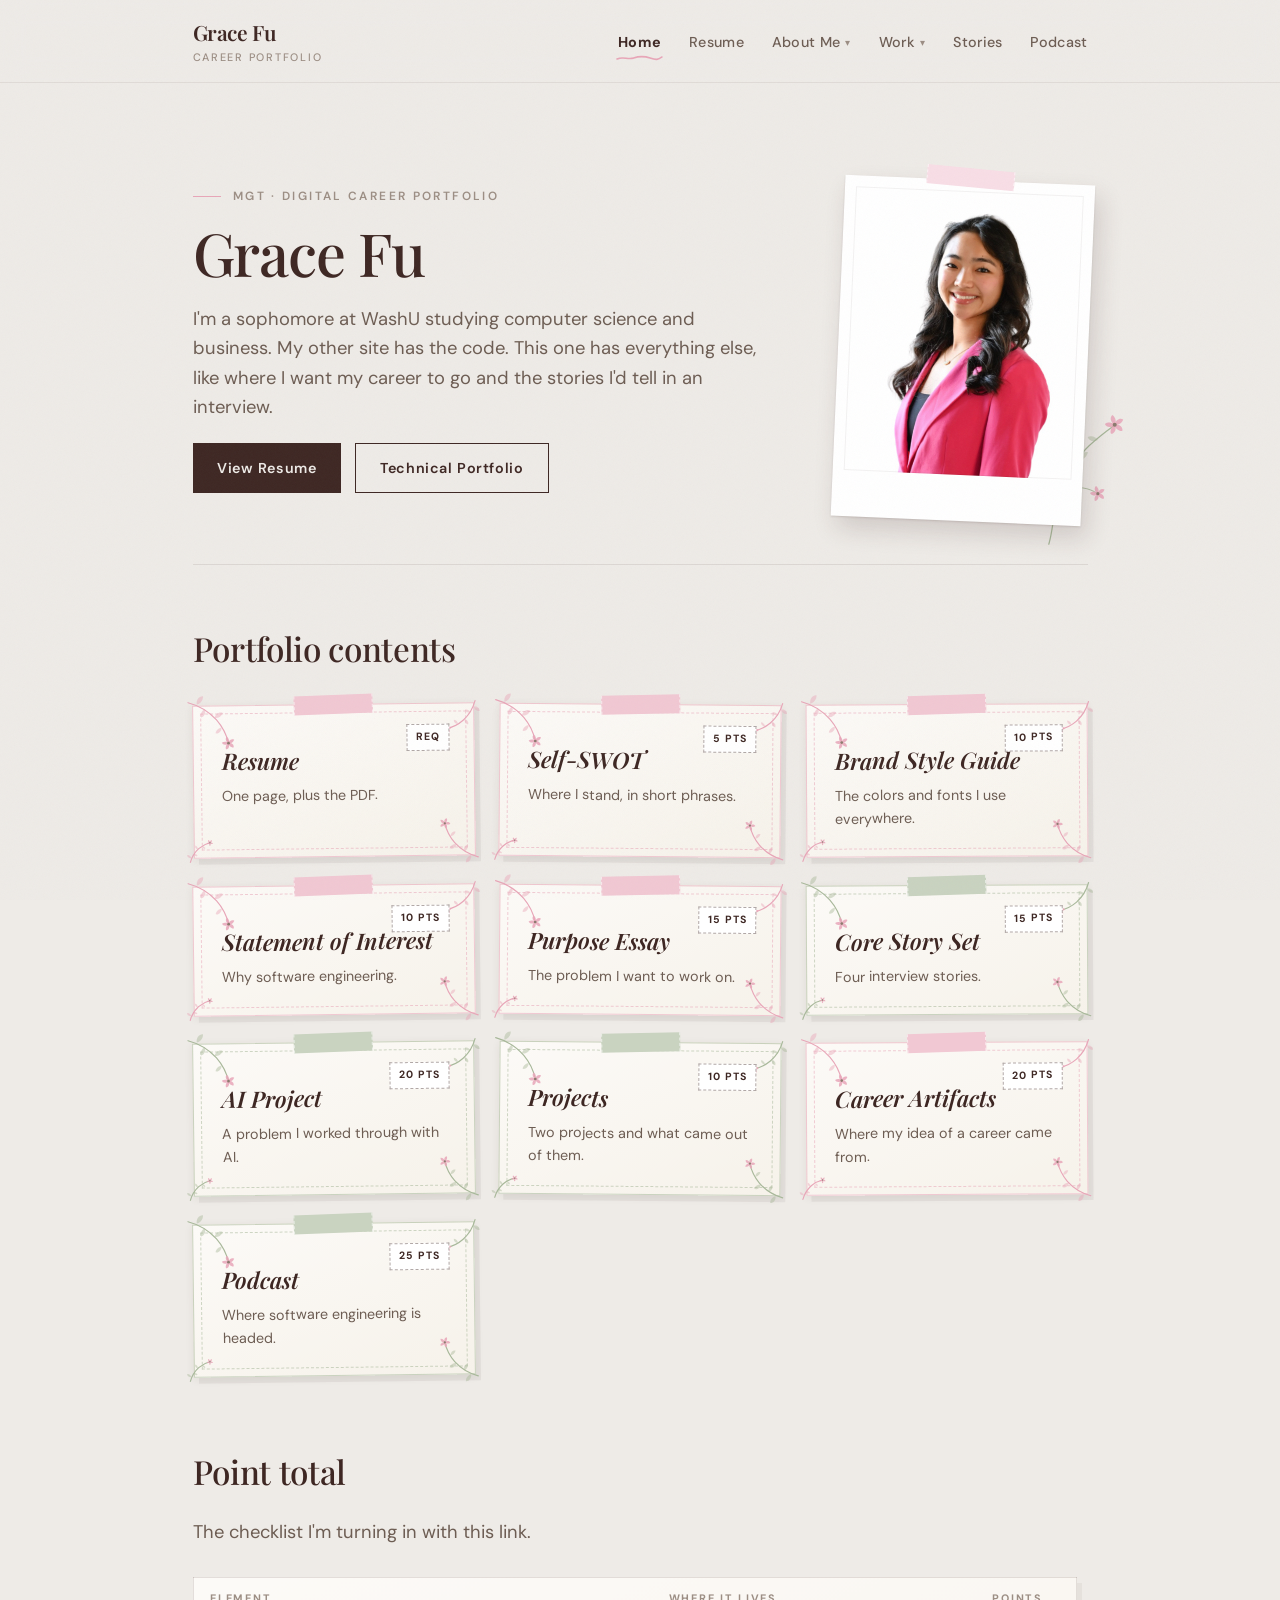
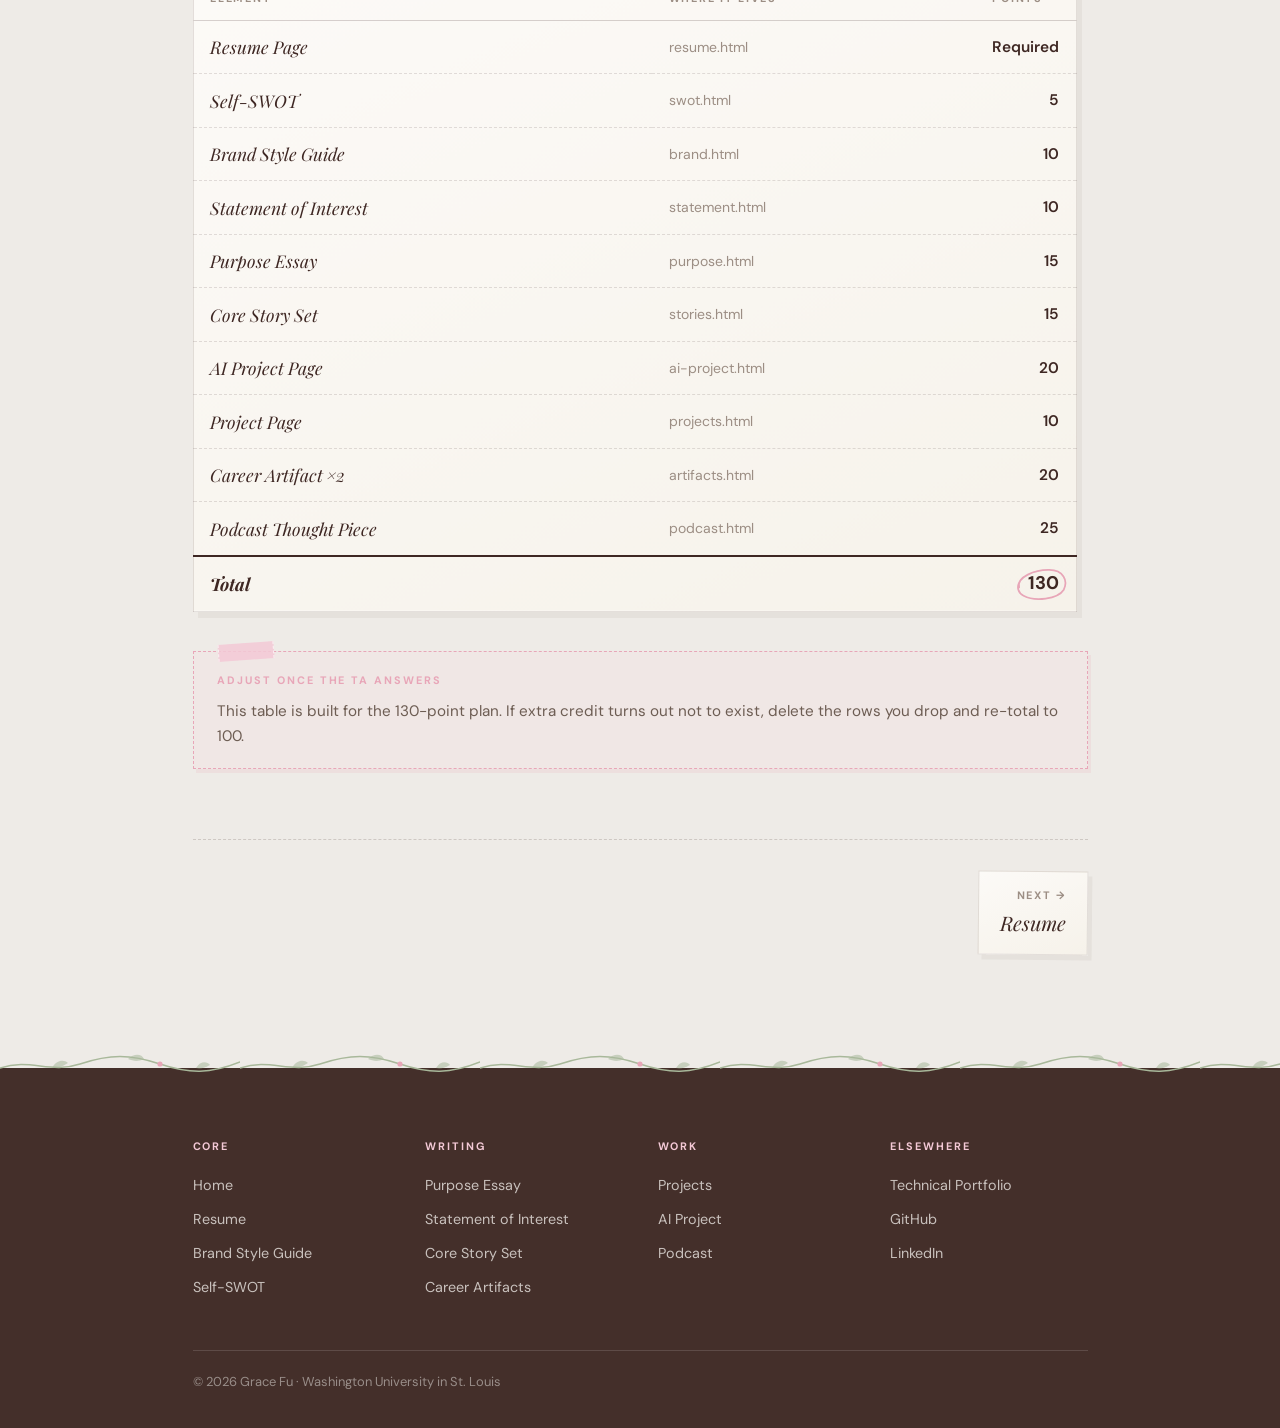
<file: index.html>
<!DOCTYPE html>
<html lang="en">
<head>
    <meta charset="UTF-8">
    <meta name="viewport" content="width=device-width, initial-scale=1.0">
    <meta name="description" content="Home — Career portfolio of Grace Fu, CS &amp; Business student at Washington University in St. Louis.">
    <title>Home — Grace Fu</title>

    <link rel="icon" href="favicon.svg" type="image/svg+xml">
    <link rel="alternate icon" href="favicon-32.png" sizes="32x32" type="image/png">
    <link rel="apple-touch-icon" href="apple-touch-icon.png">

    <link rel="preconnect" href="https://fonts.googleapis.com">
    <link rel="preconnect" href="https://fonts.gstatic.com" crossorigin>
    <link href="https://fonts.googleapis.com/css2?family=DM+Sans:ital,opsz,wght@0,9..40,100..1000;1,9..40,100..1000&family=Playfair+Display:ital,wght@0,400..900;1,400..900&display=swap" rel="stylesheet">

    <link rel="stylesheet" href="styles.css">
    <script src="script.js" defer></script>
</head>
<body>
    <nav class="navbar" id="navbar">
        <div class="nav-container">
            <a href="index.html" class="nav-logo">Grace Fu<span>Career Portfolio</span></a>
            <ul class="nav-links" id="navLinks">
                <li><a href="index.html" aria-current="page">Home</a></li>
                <li><a href="resume.html">Resume</a></li>
                <li class="nav-drop">
                    <button class="nav-drop-btn" aria-expanded="false">About Me</button>
                    <ul class="nav-drop-menu">
                        <li><a href="swot.html">Self-SWOT</a></li>
                        <li><a href="brand.html">Brand Style Guide</a></li>
                        <li><a href="purpose.html">Purpose Essay</a></li>
                        <li><a href="statement.html">Statement of Interest</a></li>
                        <li><a href="artifacts.html">Career Artifacts</a></li>
                    </ul>
                </li>
                <li class="nav-drop">
                    <button class="nav-drop-btn" aria-expanded="false">Work</button>
                    <ul class="nav-drop-menu">
                        <li><a href="projects.html">Projects</a></li>
                        <li><a href="ai-project.html">AI Project</a></li>
                    </ul>
                </li>
                <li><a href="stories.html">Stories</a></li>
                <li><a href="podcast.html">Podcast</a></li>
            </ul>
            <button class="nav-toggle" id="navToggle" aria-label="Toggle navigation" aria-expanded="false">
                <span></span><span></span><span></span>
            </button>
        </div>
    </nav>

    <main>
        <div class="container">
            <div class="page-header page-header-home">
                <div class="home-intro">
                    <p class="eyebrow">MGT · Digital Career Portfolio</p>
                    <h1>Grace Fu</h1>
                    <p class="lede">I'm a sophomore at WashU studying computer science and business. My other site has the code. This one has everything else, like where I want my career to go and the stories I'd tell in an interview.</p>
                    <div class="btn-row">
                        <a class="btn" href="resume.html">View Resume</a>
                        <a class="btn secondary" href="https://grcfu.github.io">Technical Portfolio</a>
                    </div>
                </div>
                <figure class="polaroid">
                    <img src="assets/headshot.jpg" width="640" height="800" alt="Grace Fu">
                </figure>
            </div>

            <section class="reveal">
                <h2>Portfolio contents</h2>
                <div class="hub-grid">
                    <a class="hub-card" href="resume.html"><span class="pts">REQ</span><h3>Resume</h3><p>One page, plus the PDF.</p></a>
                    <a class="hub-card" href="swot.html"><span class="pts">5 PTS</span><h3>Self-SWOT</h3><p>Where I stand, in short phrases.</p></a>
                    <a class="hub-card" href="brand.html"><span class="pts">10 PTS</span><h3>Brand Style Guide</h3><p>The colors and fonts I use everywhere.</p></a>
                    <a class="hub-card" href="statement.html"><span class="pts">10 PTS</span><h3>Statement of Interest</h3><p>Why software engineering.</p></a>
                    <a class="hub-card" href="purpose.html"><span class="pts">15 PTS</span><h3>Purpose Essay</h3><p>The problem I want to work on.</p></a>
                    <a class="hub-card is-sage" href="stories.html"><span class="pts">15 PTS</span><h3>Core Story Set</h3><p>Four interview stories.</p></a>
                    <a class="hub-card is-sage" href="ai-project.html"><span class="pts">20 PTS</span><h3>AI Project</h3><p>A problem I worked through with AI.</p></a>
                    <a class="hub-card is-sage" href="projects.html"><span class="pts">10 PTS</span><h3>Projects</h3><p>Two projects and what came out of them.</p></a>
                    <a class="hub-card" href="artifacts.html"><span class="pts">20 PTS</span><h3>Career Artifacts</h3><p>Where my idea of a career came from.</p></a>
                    <a class="hub-card is-sage" href="podcast.html"><span class="pts">25 PTS</span><h3>Podcast</h3><p>Where software engineering is headed.</p></a>
                </div>
            </section>

            <section class="reveal">
                <h2>Point total</h2>
                <p class="lede lede-tight">The checklist I'm turning in with this link.</p>
                <div class="table-scroll">
                <table class="point-table">
                    <thead><tr><th>Element</th><th>Where it lives</th><th class="num">Points</th></tr></thead>
                    <tbody>
                        <tr><td><a href="resume.html">Resume Page</a></td><td>resume.html</td><td class="num">Required</td></tr>
                        <tr><td><a href="swot.html">Self-SWOT</a></td><td>swot.html</td><td class="num">5</td></tr>
                        <tr><td><a href="brand.html">Brand Style Guide</a></td><td>brand.html</td><td class="num">10</td></tr>
                        <tr><td><a href="statement.html">Statement of Interest</a></td><td>statement.html</td><td class="num">10</td></tr>
                        <tr><td><a href="purpose.html">Purpose Essay</a></td><td>purpose.html</td><td class="num">15</td></tr>
                        <tr><td><a href="stories.html">Core Story Set</a></td><td>stories.html</td><td class="num">15</td></tr>
                        <tr><td><a href="ai-project.html">AI Project Page</a></td><td>ai-project.html</td><td class="num">20</td></tr>
                        <tr><td><a href="projects.html">Project Page</a></td><td>projects.html</td><td class="num">10</td></tr>
                        <tr><td><a href="artifacts.html">Career Artifact &times;2</a></td><td>artifacts.html</td><td class="num">20</td></tr>
                        <tr><td><a href="podcast.html">Podcast Thought Piece</a></td><td>podcast.html</td><td class="num">25</td></tr>
                        <tr class="total"><td>Total</td><td></td><td class="num">130</td></tr>
                    </tbody>
                </table>
                </div>
                <div class="todo">
                    <span class="todo-label">Adjust once the TA answers</span>
                    This table is built for the 130-point plan. If extra credit turns out
                    not to exist, delete the rows you drop and re-total to 100.
                </div>
            </section>
            <nav class="page-steps" aria-label="Previous and next portfolio pages">
                <span class="page-step-spacer" aria-hidden="true"></span>
                <a class="page-step page-step-next" href="resume.html">
                    <span class="page-step-dir">Next</span>
                    <span class="page-step-title">Resume</span>
                </a>
            </nav>
        </div>
    </main>

    <footer class="site-footer">
        <div class="container">
            <div class="footer-grid">
                <div>
                    <h4>Core</h4>
                    <ul>
                        <li><a href="index.html">Home</a></li>
                        <li><a href="resume.html">Resume</a></li>
                        <li><a href="brand.html">Brand Style Guide</a></li>
                        <li><a href="swot.html">Self-SWOT</a></li>
                    </ul>
                </div>
                <div>
                    <h4>Writing</h4>
                    <ul>
                        <li><a href="purpose.html">Purpose Essay</a></li>
                        <li><a href="statement.html">Statement of Interest</a></li>
                        <li><a href="stories.html">Core Story Set</a></li>
                        <li><a href="artifacts.html">Career Artifacts</a></li>
                    </ul>
                </div>
                <div>
                    <h4>Work</h4>
                    <ul>
                        <li><a href="projects.html">Projects</a></li>
                        <li><a href="ai-project.html">AI Project</a></li>
                        <li><a href="podcast.html">Podcast</a></li>
                    </ul>
                </div>
                <div>
                    <h4>Elsewhere</h4>
                    <ul>
                        <li><a href="https://grcfu.github.io">Technical Portfolio</a></li>
                        <li><a href="https://github.com/grcfu">GitHub</a></li>
                        <li><a href="#" data-todo="linkedin">LinkedIn</a></li>
                    </ul>
                </div>
            </div>
            <div class="footer-bottom">
                <span>&copy; 2026 Grace Fu · Washington University in St. Louis</span>
            </div>
        </div>
    </footer>
</body>
</html>
</file>
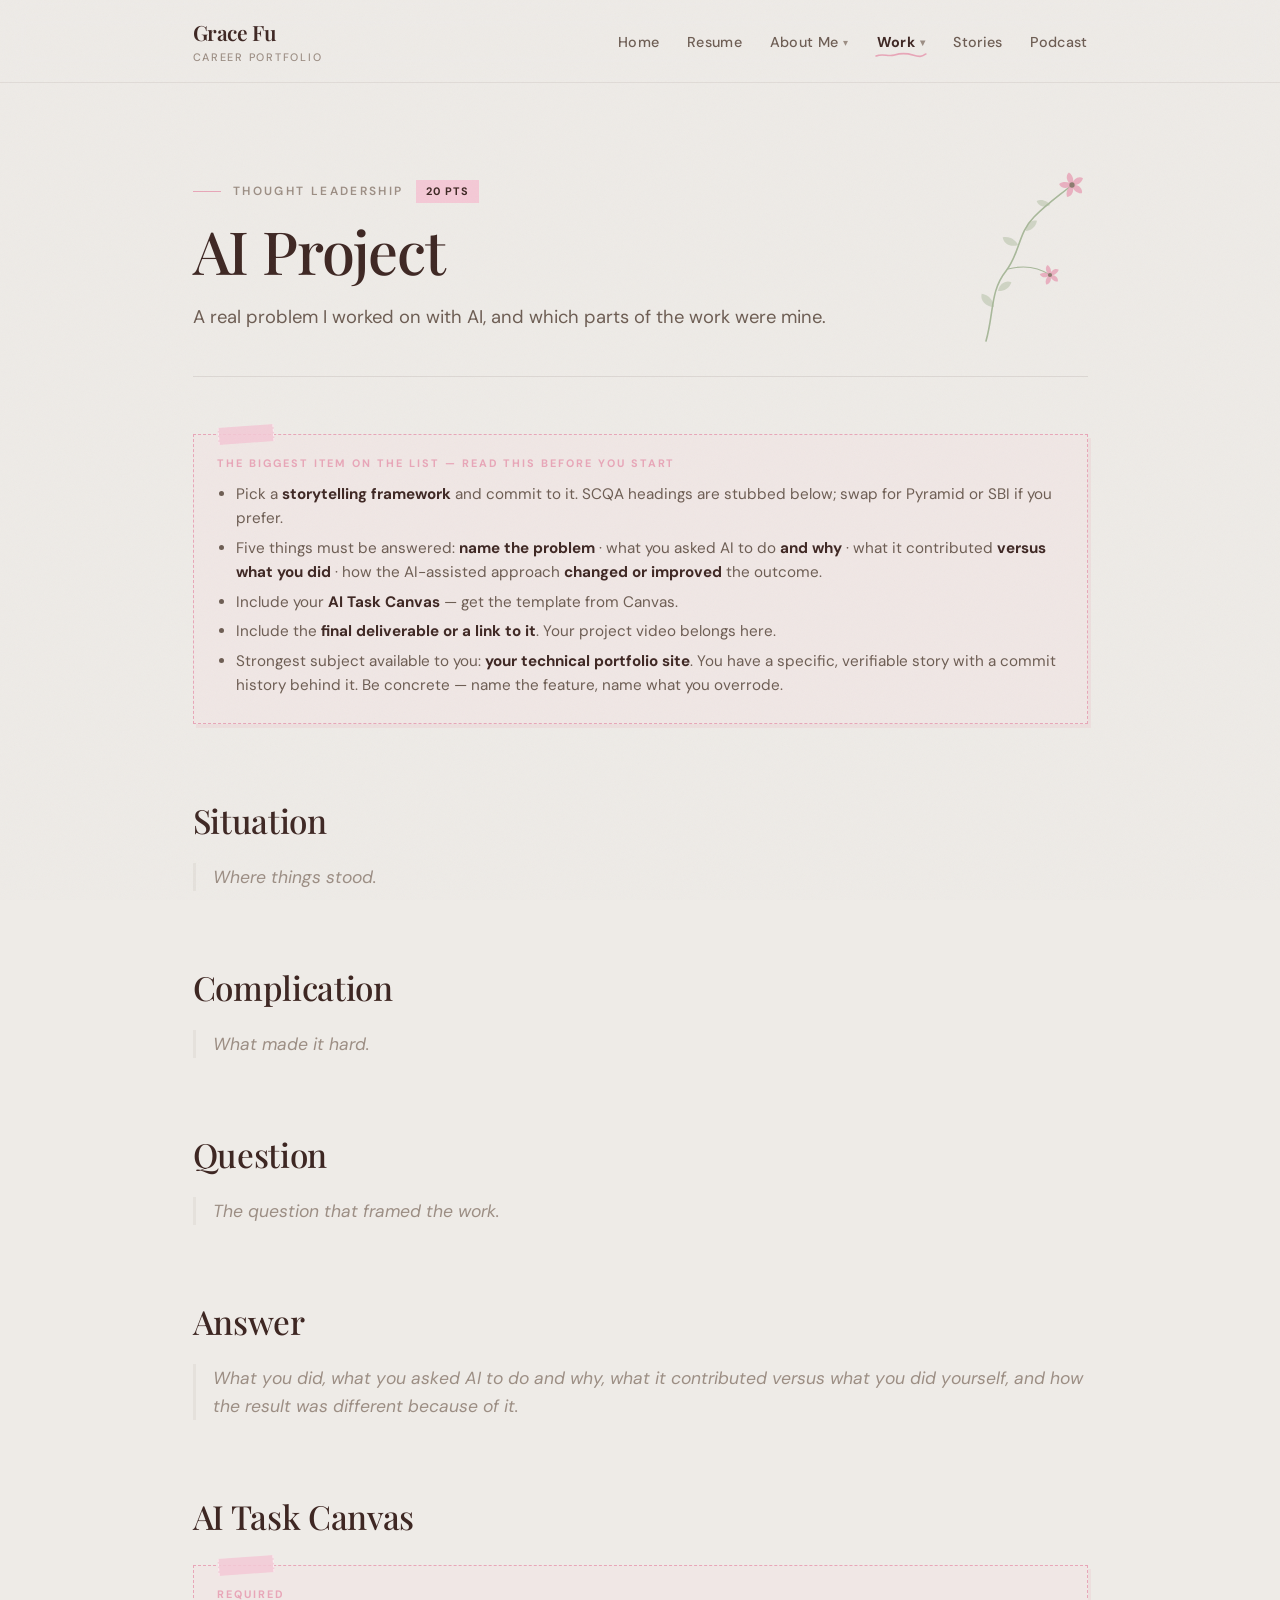
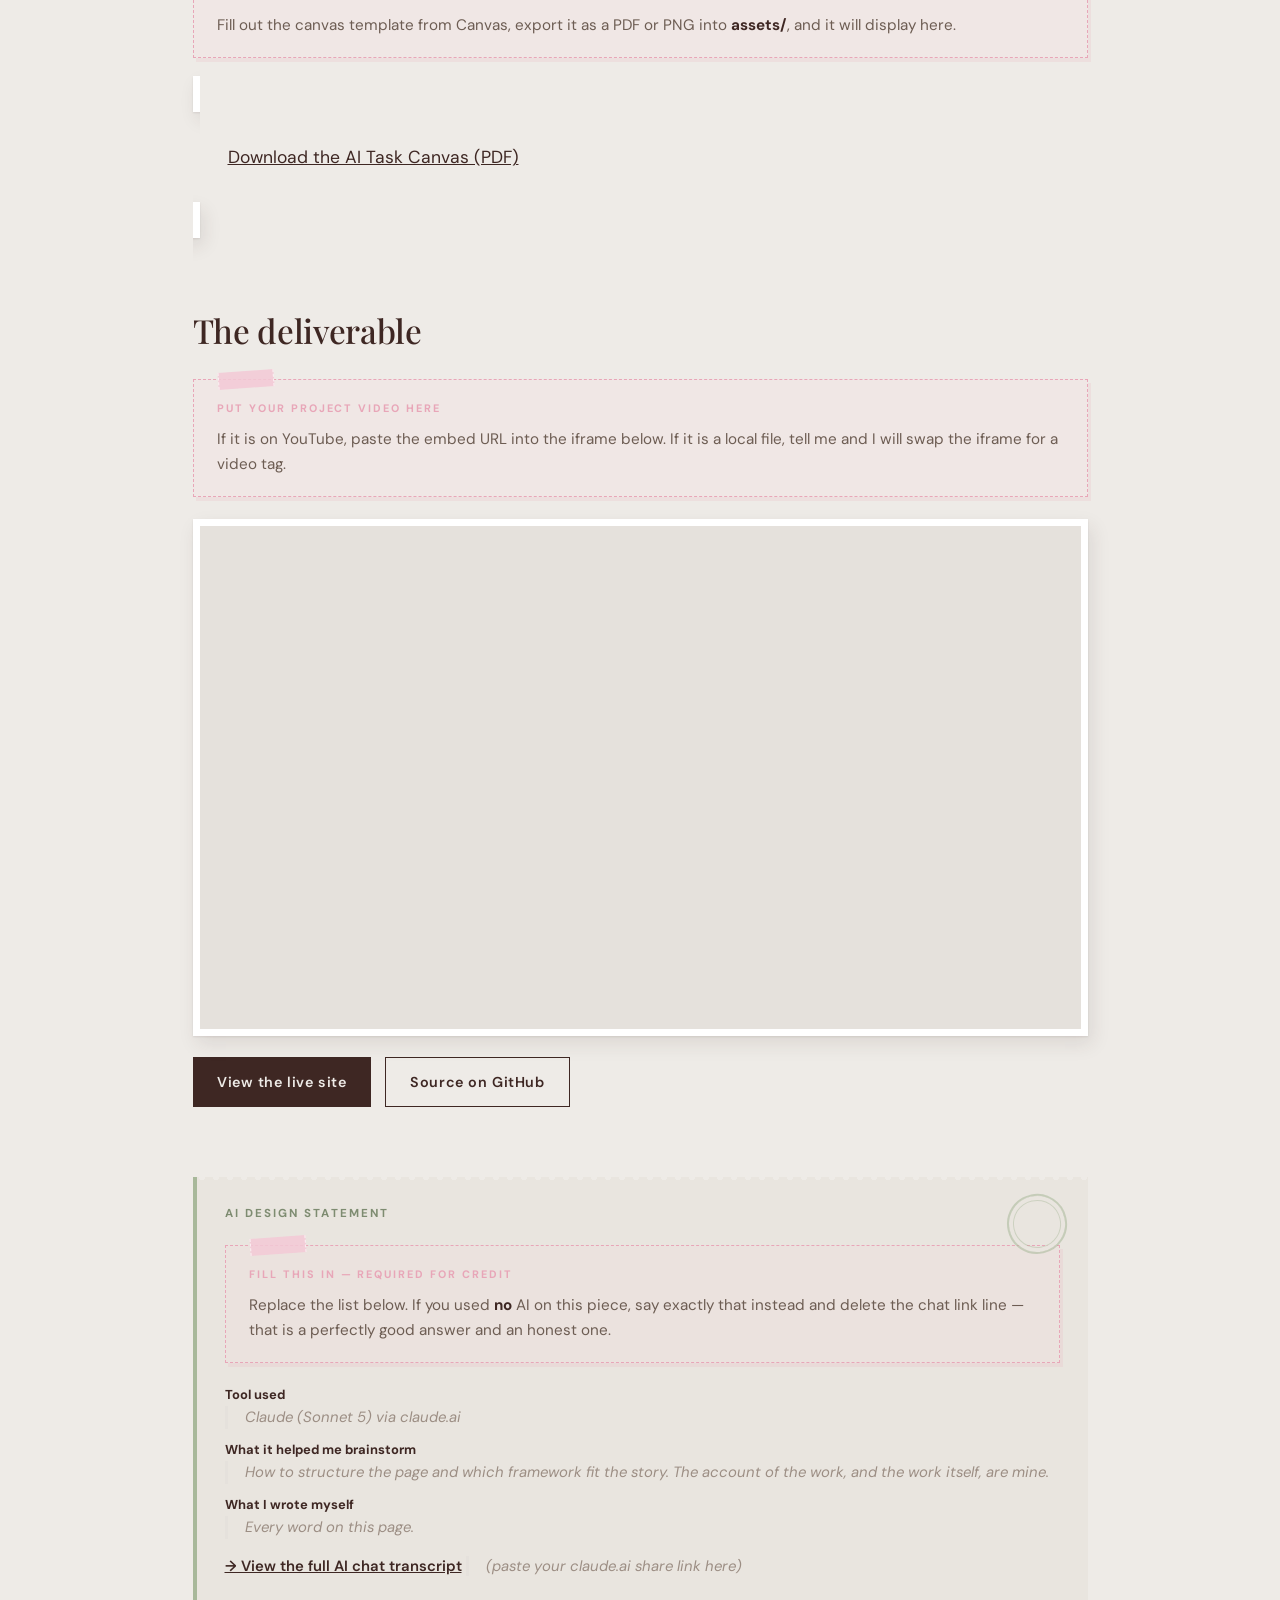
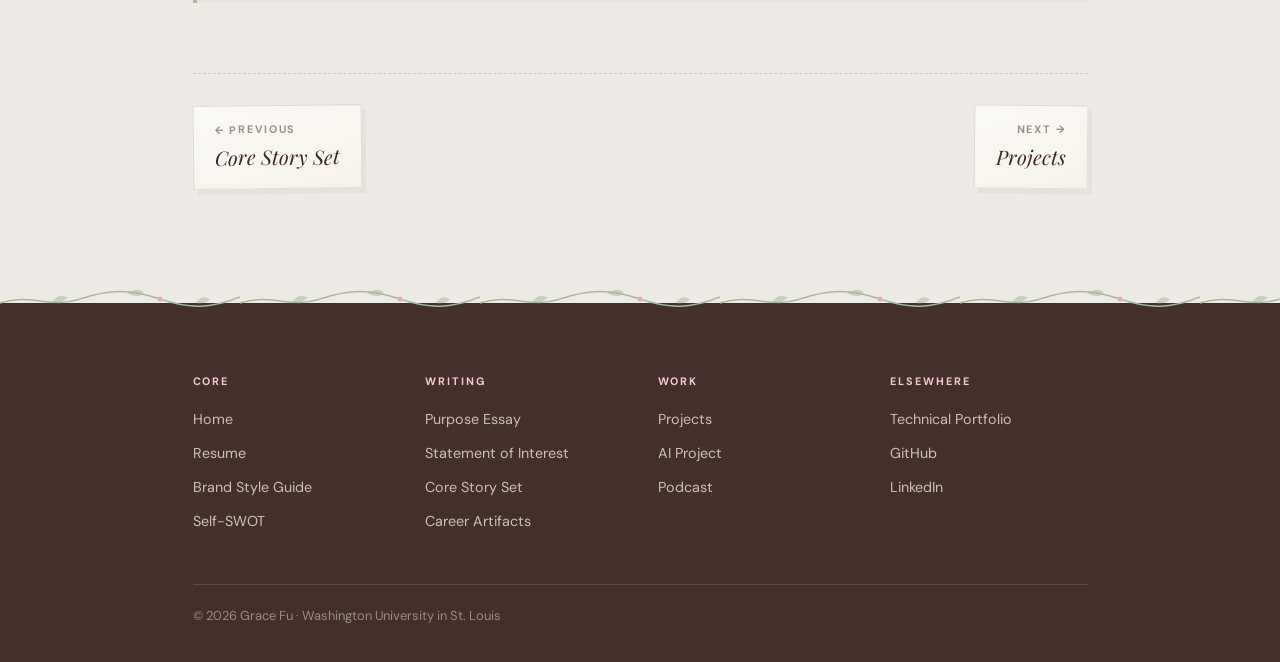
<file: ai-project.html>
<!DOCTYPE html>
<html lang="en">
<head>
    <meta charset="UTF-8">
    <meta name="viewport" content="width=device-width, initial-scale=1.0">
    <meta name="description" content="AI Project — Career portfolio of Grace Fu, CS &amp; Business student at Washington University in St. Louis.">
    <title>AI Project — Grace Fu</title>

    <link rel="icon" href="favicon.svg" type="image/svg+xml">
    <link rel="alternate icon" href="favicon-32.png" sizes="32x32" type="image/png">
    <link rel="apple-touch-icon" href="apple-touch-icon.png">

    <link rel="preconnect" href="https://fonts.googleapis.com">
    <link rel="preconnect" href="https://fonts.gstatic.com" crossorigin>
    <link href="https://fonts.googleapis.com/css2?family=DM+Sans:ital,opsz,wght@0,9..40,100..1000;1,9..40,100..1000&family=Playfair+Display:ital,wght@0,400..900;1,400..900&display=swap" rel="stylesheet">

    <link rel="stylesheet" href="styles.css">
    <script src="script.js" defer></script>
</head>
<body>
    <nav class="navbar" id="navbar">
        <div class="nav-container">
            <a href="index.html" class="nav-logo">Grace Fu<span>Career Portfolio</span></a>
            <ul class="nav-links" id="navLinks">
                <li><a href="index.html">Home</a></li>
                <li><a href="resume.html">Resume</a></li>
                <li class="nav-drop">
                    <button class="nav-drop-btn" aria-expanded="false">About Me</button>
                    <ul class="nav-drop-menu">
                        <li><a href="swot.html">Self-SWOT</a></li>
                        <li><a href="brand.html">Brand Style Guide</a></li>
                        <li><a href="purpose.html">Purpose Essay</a></li>
                        <li><a href="statement.html">Statement of Interest</a></li>
                        <li><a href="artifacts.html">Career Artifacts</a></li>
                    </ul>
                </li>
                <li class="nav-drop">
                    <button class="nav-drop-btn" aria-expanded="false">Work</button>
                    <ul class="nav-drop-menu">
                        <li><a href="projects.html">Projects</a></li>
                        <li><a href="ai-project.html" aria-current="page">AI Project</a></li>
                    </ul>
                </li>
                <li><a href="stories.html">Stories</a></li>
                <li><a href="podcast.html">Podcast</a></li>
            </ul>
            <button class="nav-toggle" id="navToggle" aria-label="Toggle navigation" aria-expanded="false">
                <span></span><span></span><span></span>
            </button>
        </div>
    </nav>

    <main>
        <div class="container">
            <div class="page-header">
                <p class="eyebrow">Thought Leadership <span class="points-pill">20 pts</span></p>
                <h1>AI Project</h1>
                <p class="lede">A real problem I worked on with AI, and which parts of the work were mine.</p>
            </div>

            <section class="reveal">
                <div class="todo">
                    <span class="todo-label">The biggest item on the list — read this before you start</span>
                    <ul>
                        <li>Pick a <strong>storytelling framework</strong> and commit to it. SCQA headings are stubbed below; swap for Pyramid or SBI if you prefer.</li>
                        <li>Five things must be answered: <strong>name the problem</strong> · what you asked AI to do <strong>and why</strong> · what it contributed <strong>versus what you did</strong> · how the AI-assisted approach <strong>changed or improved</strong> the outcome.</li>
                        <li>Include your <strong>AI Task Canvas</strong> — get the template from Canvas.</li>
                        <li>Include the <strong>final deliverable or a link to it</strong>. Your project video belongs here.</li>
                        <li>Strongest subject available to you: <strong>your technical portfolio site</strong>. You have a specific, verifiable story with a commit history behind it. Be concrete — name the feature, name what you overrode.</li>
                    </ul>
                </div>
            </section>

            <section class="reveal">
                <h2>Situation</h2>
                <p class="placeholder">Where things stood.</p>
            </section>

            <section class="reveal">
                <h2>Complication</h2>
                <p class="placeholder">What made it hard.</p>
            </section>

            <section class="reveal">
                <h2>Question</h2>
                <p class="placeholder">The question that framed the work.</p>
            </section>

            <section class="reveal">
                <h2>Answer</h2>
                <p class="placeholder">What you did, what you asked AI to do and why, what it contributed versus what you did yourself, and how the result was different because of it.</p>
            </section>

            <section class="reveal">
                <h2>AI Task Canvas</h2>
                <div class="todo">
                    <span class="todo-label">Required</span>
                    Fill out the canvas template from Canvas, export it as a PDF or PNG into
                    <strong>assets/</strong>, and it will display here.
                </div>
                <object class="doc-embed" data="assets/ai-task-canvas.pdf" type="application/pdf">
                    <p class="embed-fallback"><a href="assets/ai-task-canvas.pdf">Download the AI Task Canvas (PDF)</a></p>
                </object>
            </section>

            <section class="reveal">
                <h2>The deliverable</h2>
                <div class="todo">
                    <span class="todo-label">Put your project video here</span>
                    If it is on YouTube, paste the embed URL into the iframe below. If it is a
                    local file, tell me and I will swap the iframe for a video tag.
                </div>
                <div class="video-embed">
                    <iframe src="" title="Project walkthrough video" allowfullscreen></iframe>
                </div>
                <div class="btn-row">
                    <a class="btn" href="https://grcfu.github.io">View the live site</a>
                    <a class="btn secondary" href="https://github.com/grcfu/grcfu.github.io">Source on GitHub</a>
                </div>
            </section>
            <div class="ai-disclosure reveal">
                <h3>AI Design Statement</h3>
                <div class="todo">
                    <span class="todo-label">Fill this in — required for credit</span>
                    Replace the list below. If you used <strong>no</strong> AI on this piece,
                    say exactly that instead and delete the chat link line — that is a perfectly
                    good answer and an honest one.
                </div>
                <dl>
                    <dt>Tool used</dt>
                    <dd class="placeholder">Claude (Sonnet 5) via claude.ai</dd>
                    <dt>What it helped me brainstorm</dt>
                    <dd class="placeholder">How to structure the page and which framework fit the story. The account of the work, and the work itself, are mine.</dd>
                    <dt>What I wrote myself</dt>
                    <dd class="placeholder">Every word on this page.</dd>
                </dl>
                <p class="ai-link-row">
                    <a href="#" data-todo="chat-link">→ View the full AI chat transcript</a>
                    <span class="placeholder"> (paste your claude.ai share link here)</span>
                </p>
            </div>
            <nav class="page-steps" aria-label="Previous and next portfolio pages">
                <a class="page-step page-step-prev" href="stories.html">
                    <span class="page-step-dir">Previous</span>
                    <span class="page-step-title">Core Story Set</span>
                </a>
                <a class="page-step page-step-next" href="projects.html">
                    <span class="page-step-dir">Next</span>
                    <span class="page-step-title">Projects</span>
                </a>
            </nav>
        </div>
    </main>

    <footer class="site-footer">
        <div class="container">
            <div class="footer-grid">
                <div>
                    <h4>Core</h4>
                    <ul>
                        <li><a href="index.html">Home</a></li>
                        <li><a href="resume.html">Resume</a></li>
                        <li><a href="brand.html">Brand Style Guide</a></li>
                        <li><a href="swot.html">Self-SWOT</a></li>
                    </ul>
                </div>
                <div>
                    <h4>Writing</h4>
                    <ul>
                        <li><a href="purpose.html">Purpose Essay</a></li>
                        <li><a href="statement.html">Statement of Interest</a></li>
                        <li><a href="stories.html">Core Story Set</a></li>
                        <li><a href="artifacts.html">Career Artifacts</a></li>
                    </ul>
                </div>
                <div>
                    <h4>Work</h4>
                    <ul>
                        <li><a href="projects.html">Projects</a></li>
                        <li><a href="ai-project.html">AI Project</a></li>
                        <li><a href="podcast.html">Podcast</a></li>
                    </ul>
                </div>
                <div>
                    <h4>Elsewhere</h4>
                    <ul>
                        <li><a href="https://grcfu.github.io">Technical Portfolio</a></li>
                        <li><a href="https://github.com/grcfu">GitHub</a></li>
                        <li><a href="#" data-todo="linkedin">LinkedIn</a></li>
                    </ul>
                </div>
            </div>
            <div class="footer-bottom">
                <span>&copy; 2026 Grace Fu · Washington University in St. Louis</span>
            </div>
        </div>
    </footer>
</body>
</html>
</file>
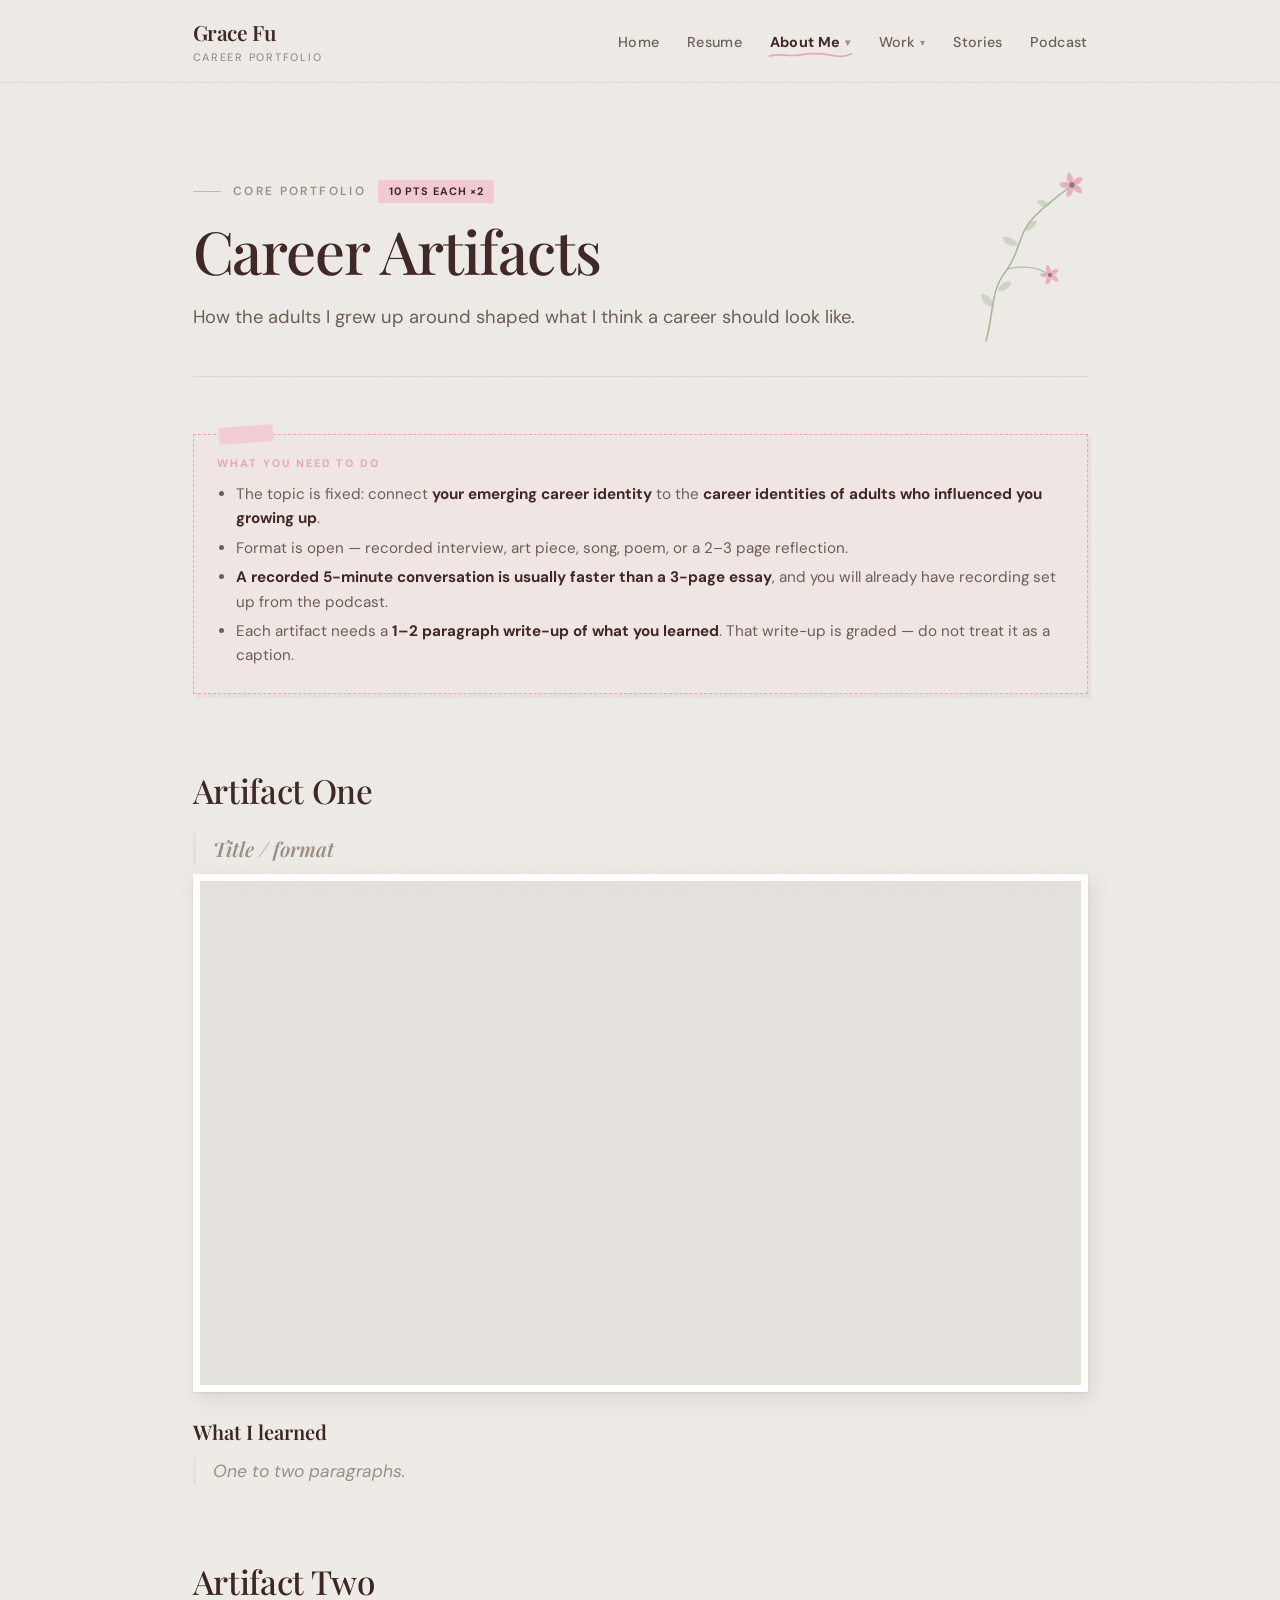
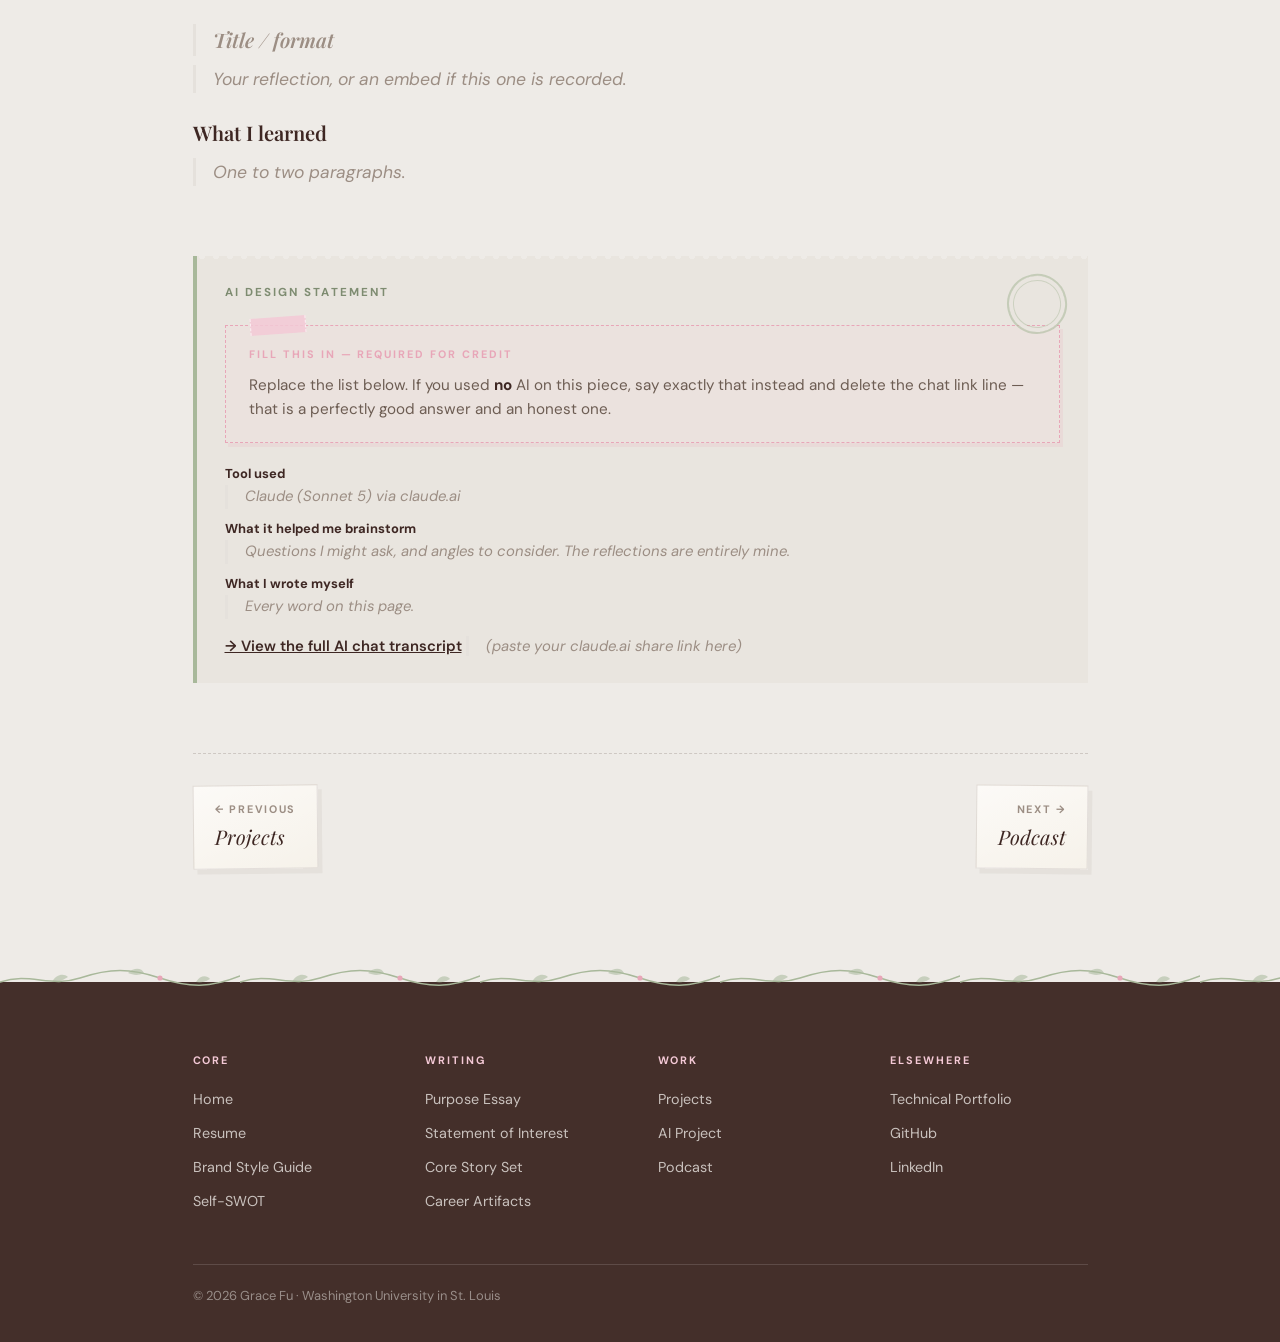
<file: artifacts.html>
<!DOCTYPE html>
<html lang="en">
<head>
    <meta charset="UTF-8">
    <meta name="viewport" content="width=device-width, initial-scale=1.0">
    <meta name="description" content="Career Artifacts — Career portfolio of Grace Fu, CS &amp; Business student at Washington University in St. Louis.">
    <title>Career Artifacts — Grace Fu</title>

    <link rel="icon" href="favicon.svg" type="image/svg+xml">
    <link rel="alternate icon" href="favicon-32.png" sizes="32x32" type="image/png">
    <link rel="apple-touch-icon" href="apple-touch-icon.png">

    <link rel="preconnect" href="https://fonts.googleapis.com">
    <link rel="preconnect" href="https://fonts.gstatic.com" crossorigin>
    <link href="https://fonts.googleapis.com/css2?family=DM+Sans:ital,opsz,wght@0,9..40,100..1000;1,9..40,100..1000&family=Playfair+Display:ital,wght@0,400..900;1,400..900&display=swap" rel="stylesheet">

    <link rel="stylesheet" href="styles.css">
    <script src="script.js" defer></script>
</head>
<body>
    <nav class="navbar" id="navbar">
        <div class="nav-container">
            <a href="index.html" class="nav-logo">Grace Fu<span>Career Portfolio</span></a>
            <ul class="nav-links" id="navLinks">
                <li><a href="index.html">Home</a></li>
                <li><a href="resume.html">Resume</a></li>
                <li class="nav-drop">
                    <button class="nav-drop-btn" aria-expanded="false">About Me</button>
                    <ul class="nav-drop-menu">
                        <li><a href="swot.html">Self-SWOT</a></li>
                        <li><a href="brand.html">Brand Style Guide</a></li>
                        <li><a href="purpose.html">Purpose Essay</a></li>
                        <li><a href="statement.html">Statement of Interest</a></li>
                        <li><a href="artifacts.html" aria-current="page">Career Artifacts</a></li>
                    </ul>
                </li>
                <li class="nav-drop">
                    <button class="nav-drop-btn" aria-expanded="false">Work</button>
                    <ul class="nav-drop-menu">
                        <li><a href="projects.html">Projects</a></li>
                        <li><a href="ai-project.html">AI Project</a></li>
                    </ul>
                </li>
                <li><a href="stories.html">Stories</a></li>
                <li><a href="podcast.html">Podcast</a></li>
            </ul>
            <button class="nav-toggle" id="navToggle" aria-label="Toggle navigation" aria-expanded="false">
                <span></span><span></span><span></span>
            </button>
        </div>
    </nav>

    <main>
        <div class="container">
            <div class="page-header">
                <p class="eyebrow">Core Portfolio <span class="points-pill">10 pts each &times;2</span></p>
                <h1>Career Artifacts</h1>
                <p class="lede">How the adults I grew up around shaped what I think a career should look like.</p>
            </div>

            <section class="reveal">
                <div class="todo">
                    <span class="todo-label">What you need to do</span>
                    <ul>
                        <li>The topic is fixed: connect <strong>your emerging career identity</strong> to the <strong>career identities of adults who influenced you growing up</strong>.</li>
                        <li>Format is open — recorded interview, art piece, song, poem, or a 2&ndash;3 page reflection.</li>
                        <li><strong>A recorded 5-minute conversation is usually faster than a 3-page essay</strong>, and you will already have recording set up from the podcast.</li>
                        <li>Each artifact needs a <strong>1&ndash;2 paragraph write-up of what you learned</strong>. That write-up is graded — do not treat it as a caption.</li>
                    </ul>
                </div>
            </section>

            <section class="reveal">
                <h2>Artifact One</h2>
                <h3 class="placeholder">Title / format</h3>
                <div class="video-embed">
                    <iframe src="" title="Career artifact one" allowfullscreen></iframe>
                </div>
                <h3 class="subhead">What I learned</h3>
                <p class="placeholder">One to two paragraphs.</p>
            </section>

            <section class="reveal">
                <h2>Artifact Two</h2>
                <h3 class="placeholder">Title / format</h3>
                <p class="placeholder">Your reflection, or an embed if this one is recorded.</p>
                <h3 class="subhead">What I learned</h3>
                <p class="placeholder">One to two paragraphs.</p>
            </section>
            <div class="ai-disclosure reveal">
                <h3>AI Design Statement</h3>
                <div class="todo">
                    <span class="todo-label">Fill this in — required for credit</span>
                    Replace the list below. If you used <strong>no</strong> AI on this piece,
                    say exactly that instead and delete the chat link line — that is a perfectly
                    good answer and an honest one.
                </div>
                <dl>
                    <dt>Tool used</dt>
                    <dd class="placeholder">Claude (Sonnet 5) via claude.ai</dd>
                    <dt>What it helped me brainstorm</dt>
                    <dd class="placeholder">Questions I might ask, and angles to consider. The reflections are entirely mine.</dd>
                    <dt>What I wrote myself</dt>
                    <dd class="placeholder">Every word on this page.</dd>
                </dl>
                <p class="ai-link-row">
                    <a href="#" data-todo="chat-link">→ View the full AI chat transcript</a>
                    <span class="placeholder"> (paste your claude.ai share link here)</span>
                </p>
            </div>
            <nav class="page-steps" aria-label="Previous and next portfolio pages">
                <a class="page-step page-step-prev" href="projects.html">
                    <span class="page-step-dir">Previous</span>
                    <span class="page-step-title">Projects</span>
                </a>
                <a class="page-step page-step-next" href="podcast.html">
                    <span class="page-step-dir">Next</span>
                    <span class="page-step-title">Podcast</span>
                </a>
            </nav>
        </div>
    </main>

    <footer class="site-footer">
        <div class="container">
            <div class="footer-grid">
                <div>
                    <h4>Core</h4>
                    <ul>
                        <li><a href="index.html">Home</a></li>
                        <li><a href="resume.html">Resume</a></li>
                        <li><a href="brand.html">Brand Style Guide</a></li>
                        <li><a href="swot.html">Self-SWOT</a></li>
                    </ul>
                </div>
                <div>
                    <h4>Writing</h4>
                    <ul>
                        <li><a href="purpose.html">Purpose Essay</a></li>
                        <li><a href="statement.html">Statement of Interest</a></li>
                        <li><a href="stories.html">Core Story Set</a></li>
                        <li><a href="artifacts.html">Career Artifacts</a></li>
                    </ul>
                </div>
                <div>
                    <h4>Work</h4>
                    <ul>
                        <li><a href="projects.html">Projects</a></li>
                        <li><a href="ai-project.html">AI Project</a></li>
                        <li><a href="podcast.html">Podcast</a></li>
                    </ul>
                </div>
                <div>
                    <h4>Elsewhere</h4>
                    <ul>
                        <li><a href="https://grcfu.github.io">Technical Portfolio</a></li>
                        <li><a href="https://github.com/grcfu">GitHub</a></li>
                        <li><a href="#" data-todo="linkedin">LinkedIn</a></li>
                    </ul>
                </div>
            </div>
            <div class="footer-bottom">
                <span>&copy; 2026 Grace Fu · Washington University in St. Louis</span>
            </div>
        </div>
    </footer>
</body>
</html>
</file>
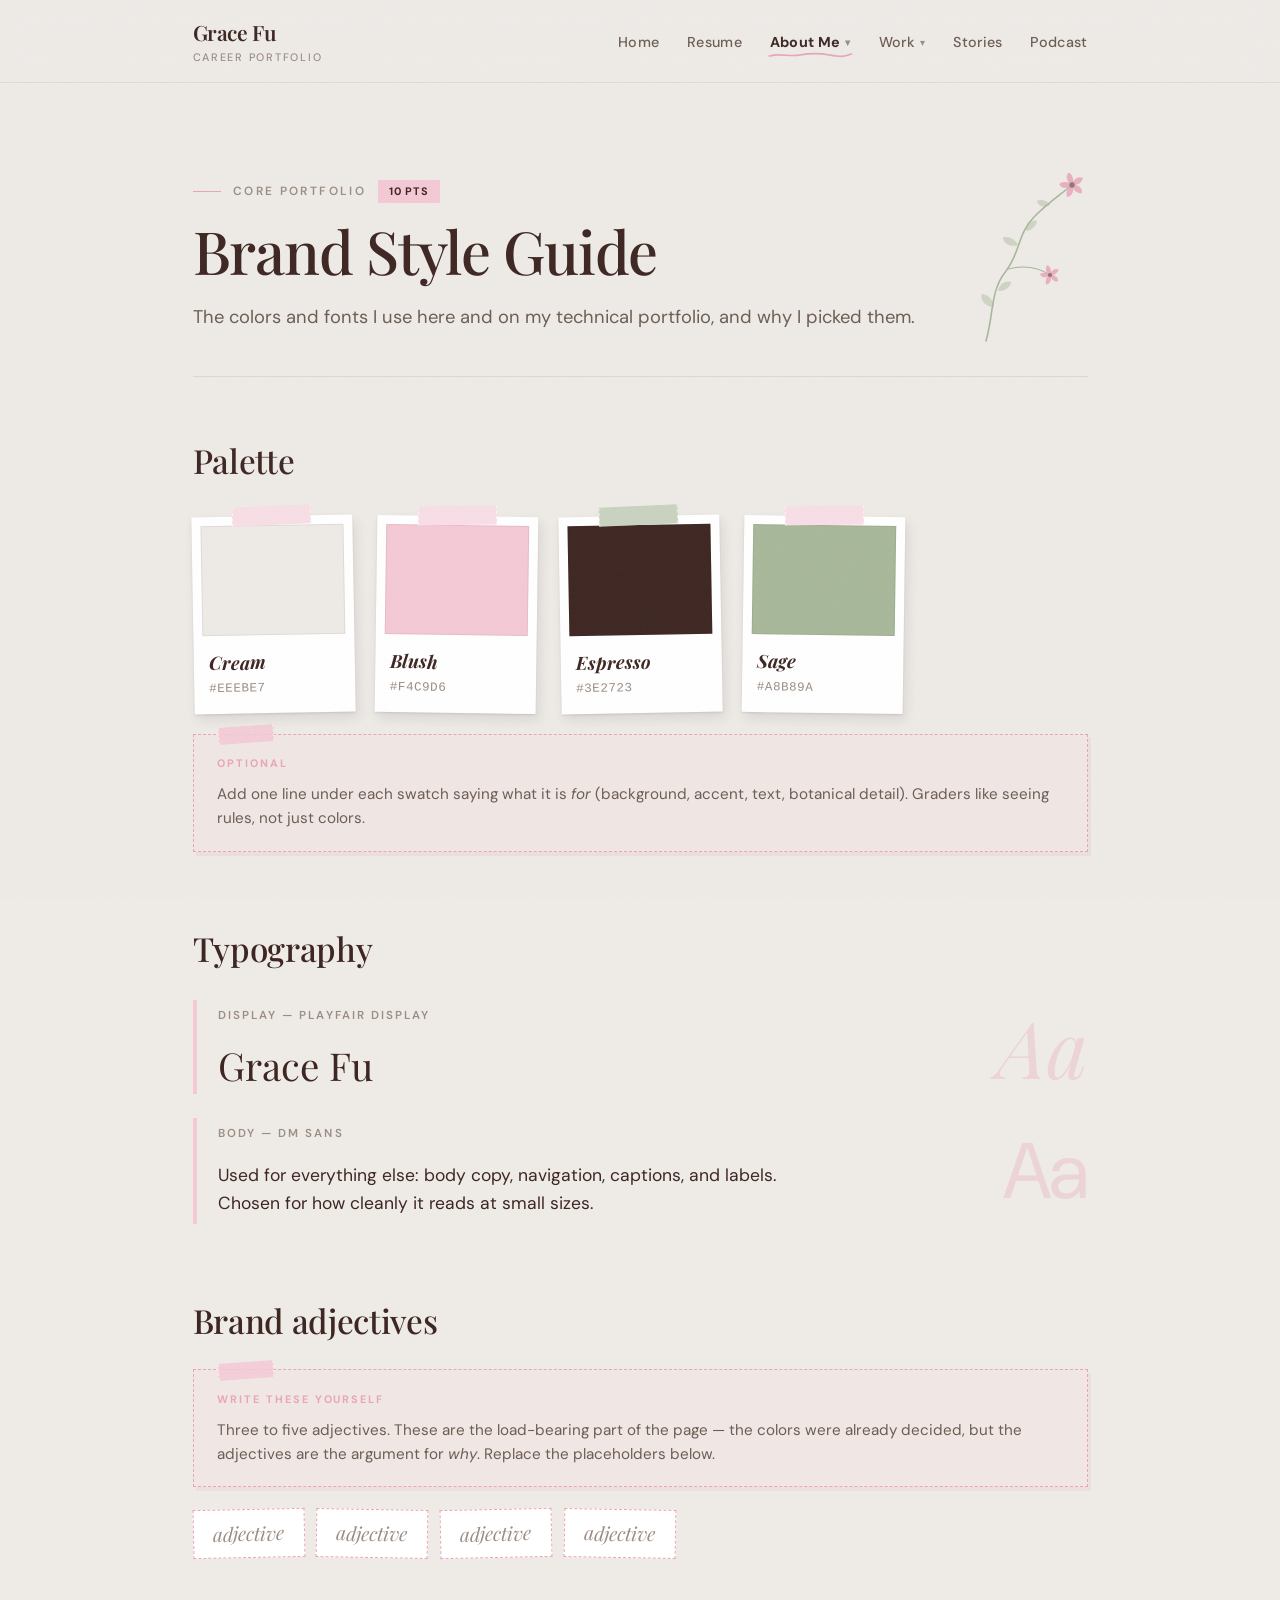
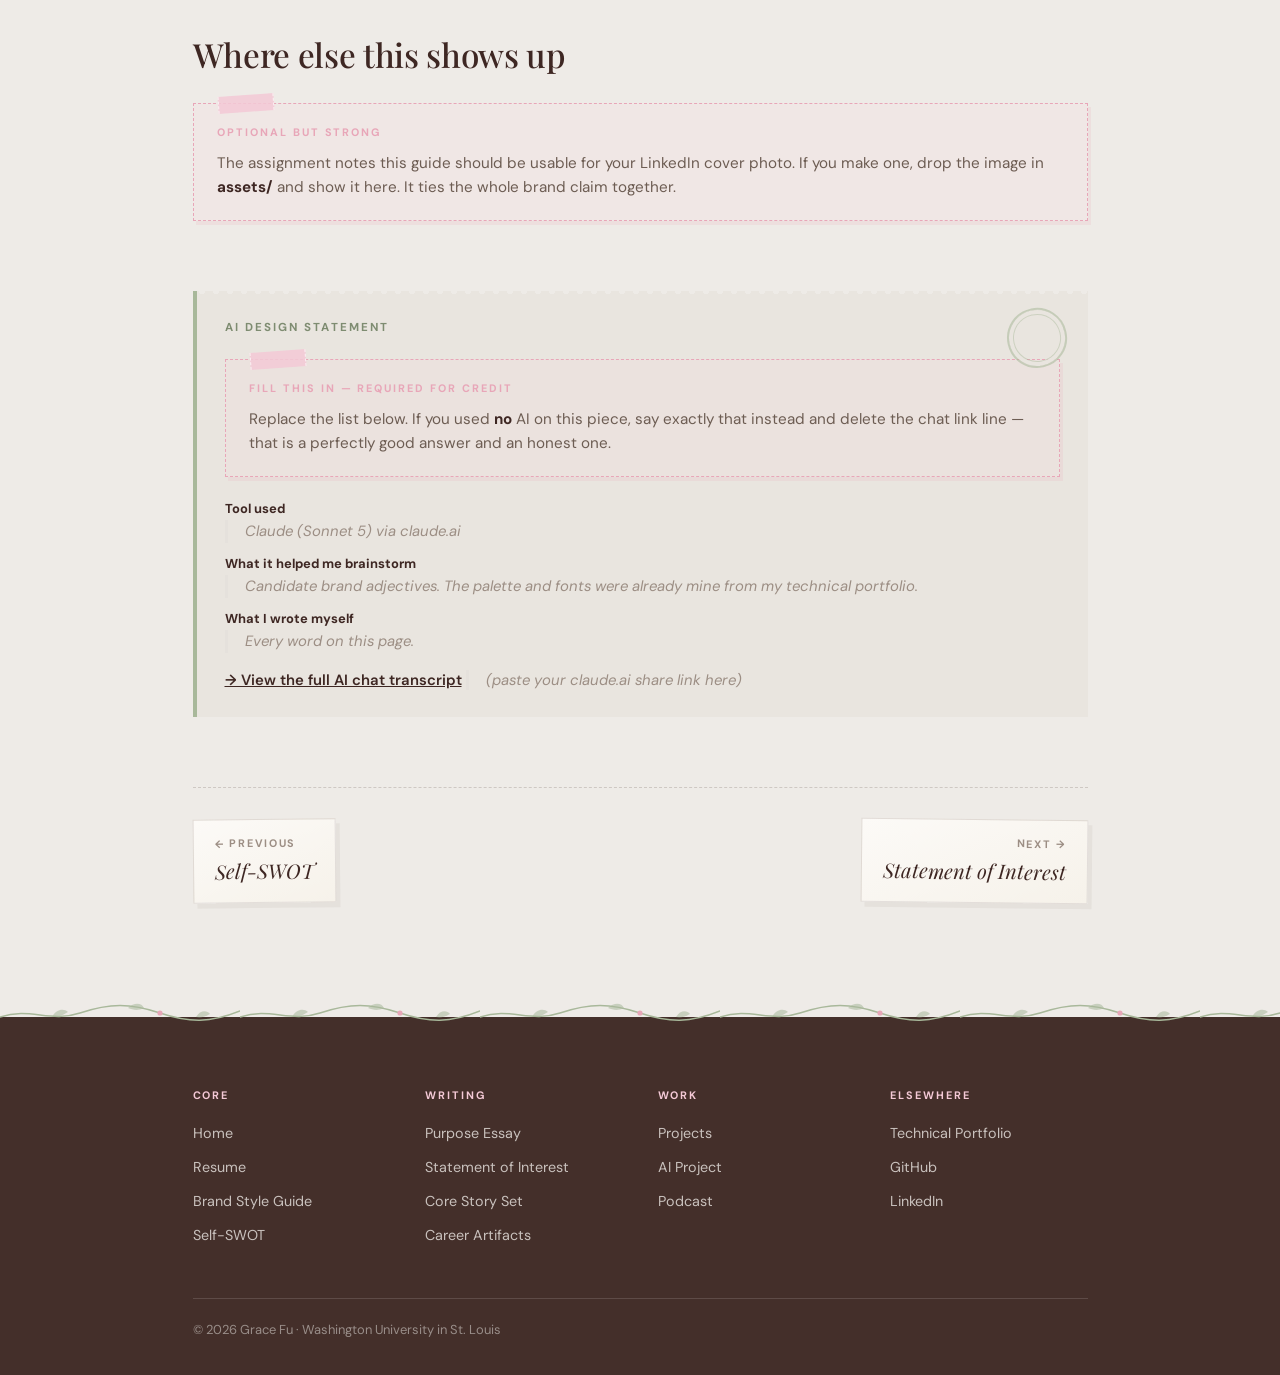
<file: brand.html>
<!DOCTYPE html>
<html lang="en">
<head>
    <meta charset="UTF-8">
    <meta name="viewport" content="width=device-width, initial-scale=1.0">
    <meta name="description" content="Brand Style Guide — Career portfolio of Grace Fu, CS &amp; Business student at Washington University in St. Louis.">
    <title>Brand Style Guide — Grace Fu</title>

    <link rel="icon" href="favicon.svg" type="image/svg+xml">
    <link rel="alternate icon" href="favicon-32.png" sizes="32x32" type="image/png">
    <link rel="apple-touch-icon" href="apple-touch-icon.png">

    <link rel="preconnect" href="https://fonts.googleapis.com">
    <link rel="preconnect" href="https://fonts.gstatic.com" crossorigin>
    <link href="https://fonts.googleapis.com/css2?family=DM+Sans:ital,opsz,wght@0,9..40,100..1000;1,9..40,100..1000&family=Playfair+Display:ital,wght@0,400..900;1,400..900&display=swap" rel="stylesheet">

    <link rel="stylesheet" href="styles.css">
    <script src="script.js" defer></script>
</head>
<body>
    <nav class="navbar" id="navbar">
        <div class="nav-container">
            <a href="index.html" class="nav-logo">Grace Fu<span>Career Portfolio</span></a>
            <ul class="nav-links" id="navLinks">
                <li><a href="index.html">Home</a></li>
                <li><a href="resume.html">Resume</a></li>
                <li class="nav-drop">
                    <button class="nav-drop-btn" aria-expanded="false">About Me</button>
                    <ul class="nav-drop-menu">
                        <li><a href="swot.html">Self-SWOT</a></li>
                        <li><a href="brand.html" aria-current="page">Brand Style Guide</a></li>
                        <li><a href="purpose.html">Purpose Essay</a></li>
                        <li><a href="statement.html">Statement of Interest</a></li>
                        <li><a href="artifacts.html">Career Artifacts</a></li>
                    </ul>
                </li>
                <li class="nav-drop">
                    <button class="nav-drop-btn" aria-expanded="false">Work</button>
                    <ul class="nav-drop-menu">
                        <li><a href="projects.html">Projects</a></li>
                        <li><a href="ai-project.html">AI Project</a></li>
                    </ul>
                </li>
                <li><a href="stories.html">Stories</a></li>
                <li><a href="podcast.html">Podcast</a></li>
            </ul>
            <button class="nav-toggle" id="navToggle" aria-label="Toggle navigation" aria-expanded="false">
                <span></span><span></span><span></span>
            </button>
        </div>
    </nav>

    <main>
        <div class="container">
            <div class="page-header">
                <p class="eyebrow">Core Portfolio <span class="points-pill">10 pts</span></p>
                <h1>Brand Style Guide</h1>
                <p class="lede">The colors and fonts I use here and on my technical portfolio, and why I picked them.</p>
            </div>

            <section class="reveal">
                <h2>Palette</h2>
                <div class="swatch-row">
                    <div class="swatch"><div class="swatch-chip swatch-cream"></div>
                        <div class="swatch-meta"><strong>Cream</strong><code>#EEEBE7</code></div></div>
                    <div class="swatch"><div class="swatch-chip swatch-blush"></div>
                        <div class="swatch-meta"><strong>Blush</strong><code>#F4C9D6</code></div></div>
                    <div class="swatch"><div class="swatch-chip swatch-espresso"></div>
                        <div class="swatch-meta"><strong>Espresso</strong><code>#3E2723</code></div></div>
                    <div class="swatch"><div class="swatch-chip swatch-sage"></div>
                        <div class="swatch-meta"><strong>Sage</strong><code>#A8B89A</code></div></div>
                </div>
                <div class="todo">
                    <span class="todo-label">Optional</span>
                    Add one line under each swatch saying what it is <em>for</em>
                    (background, accent, text, botanical detail). Graders like seeing rules, not just colors.
                </div>
            </section>

            <section class="reveal">
                <h2>Typography</h2>
                <div class="type-specimen">
                    <p class="type-name">Display — Playfair Display</p>
                    <p class="sample-display">Grace Fu</p>
                </div>
                <div class="type-specimen">
                    <p class="type-name">Body — DM Sans</p>
                    <p class="sample-body">Used for everything else: body copy, navigation,
                    captions, and labels. Chosen for how cleanly it reads at small sizes.</p>
                </div>
            </section>

            <section class="reveal">
                <h2>Brand adjectives</h2>
                <div class="todo">
                    <span class="todo-label">Write these yourself</span>
                    Three to five adjectives. These are the load-bearing part of the page —
                    the colors were already decided, but the adjectives are the argument for
                    <em>why</em>. Replace the placeholders below.
                </div>
                <div class="adjectives">
                    <span class="placeholder">adjective</span>
                    <span class="placeholder">adjective</span>
                    <span class="placeholder">adjective</span>
                    <span class="placeholder">adjective</span>
                </div>
            </section>

            <section class="reveal">
                <h2>Where else this shows up</h2>
                <div class="todo">
                    <span class="todo-label">Optional but strong</span>
                    The assignment notes this guide should be usable for your LinkedIn cover
                    photo. If you make one, drop the image in <strong>assets/</strong> and
                    show it here. It ties the whole brand claim together.
                </div>
            </section>
            <div class="ai-disclosure reveal">
                <h3>AI Design Statement</h3>
                <div class="todo">
                    <span class="todo-label">Fill this in — required for credit</span>
                    Replace the list below. If you used <strong>no</strong> AI on this piece,
                    say exactly that instead and delete the chat link line — that is a perfectly
                    good answer and an honest one.
                </div>
                <dl>
                    <dt>Tool used</dt>
                    <dd class="placeholder">Claude (Sonnet 5) via claude.ai</dd>
                    <dt>What it helped me brainstorm</dt>
                    <dd class="placeholder">Candidate brand adjectives. The palette and fonts were already mine from my technical portfolio.</dd>
                    <dt>What I wrote myself</dt>
                    <dd class="placeholder">Every word on this page.</dd>
                </dl>
                <p class="ai-link-row">
                    <a href="#" data-todo="chat-link">→ View the full AI chat transcript</a>
                    <span class="placeholder"> (paste your claude.ai share link here)</span>
                </p>
            </div>
            <nav class="page-steps" aria-label="Previous and next portfolio pages">
                <a class="page-step page-step-prev" href="swot.html">
                    <span class="page-step-dir">Previous</span>
                    <span class="page-step-title">Self-SWOT</span>
                </a>
                <a class="page-step page-step-next" href="statement.html">
                    <span class="page-step-dir">Next</span>
                    <span class="page-step-title">Statement of Interest</span>
                </a>
            </nav>
        </div>
    </main>

    <footer class="site-footer">
        <div class="container">
            <div class="footer-grid">
                <div>
                    <h4>Core</h4>
                    <ul>
                        <li><a href="index.html">Home</a></li>
                        <li><a href="resume.html">Resume</a></li>
                        <li><a href="brand.html">Brand Style Guide</a></li>
                        <li><a href="swot.html">Self-SWOT</a></li>
                    </ul>
                </div>
                <div>
                    <h4>Writing</h4>
                    <ul>
                        <li><a href="purpose.html">Purpose Essay</a></li>
                        <li><a href="statement.html">Statement of Interest</a></li>
                        <li><a href="stories.html">Core Story Set</a></li>
                        <li><a href="artifacts.html">Career Artifacts</a></li>
                    </ul>
                </div>
                <div>
                    <h4>Work</h4>
                    <ul>
                        <li><a href="projects.html">Projects</a></li>
                        <li><a href="ai-project.html">AI Project</a></li>
                        <li><a href="podcast.html">Podcast</a></li>
                    </ul>
                </div>
                <div>
                    <h4>Elsewhere</h4>
                    <ul>
                        <li><a href="https://grcfu.github.io">Technical Portfolio</a></li>
                        <li><a href="https://github.com/grcfu">GitHub</a></li>
                        <li><a href="#" data-todo="linkedin">LinkedIn</a></li>
                    </ul>
                </div>
            </div>
            <div class="footer-bottom">
                <span>&copy; 2026 Grace Fu · Washington University in St. Louis</span>
            </div>
        </div>
    </footer>
</body>
</html>
</file>
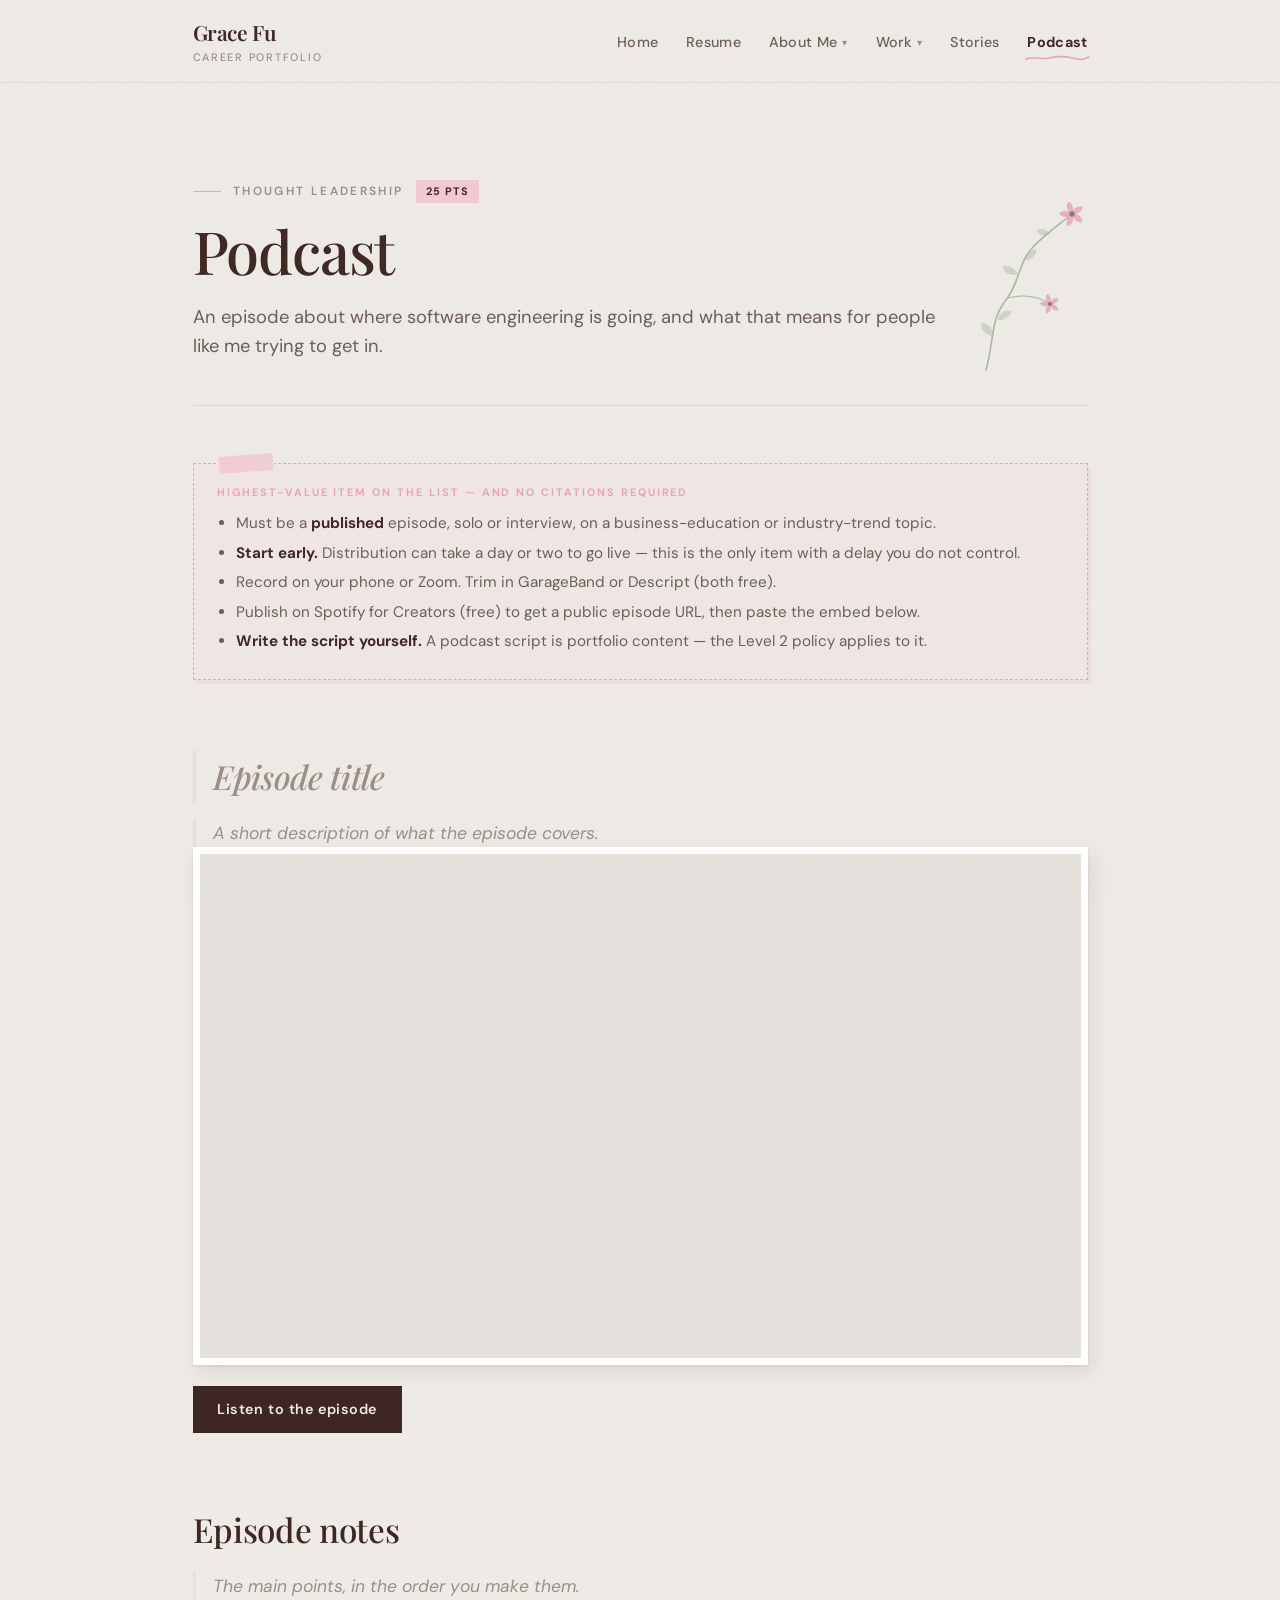
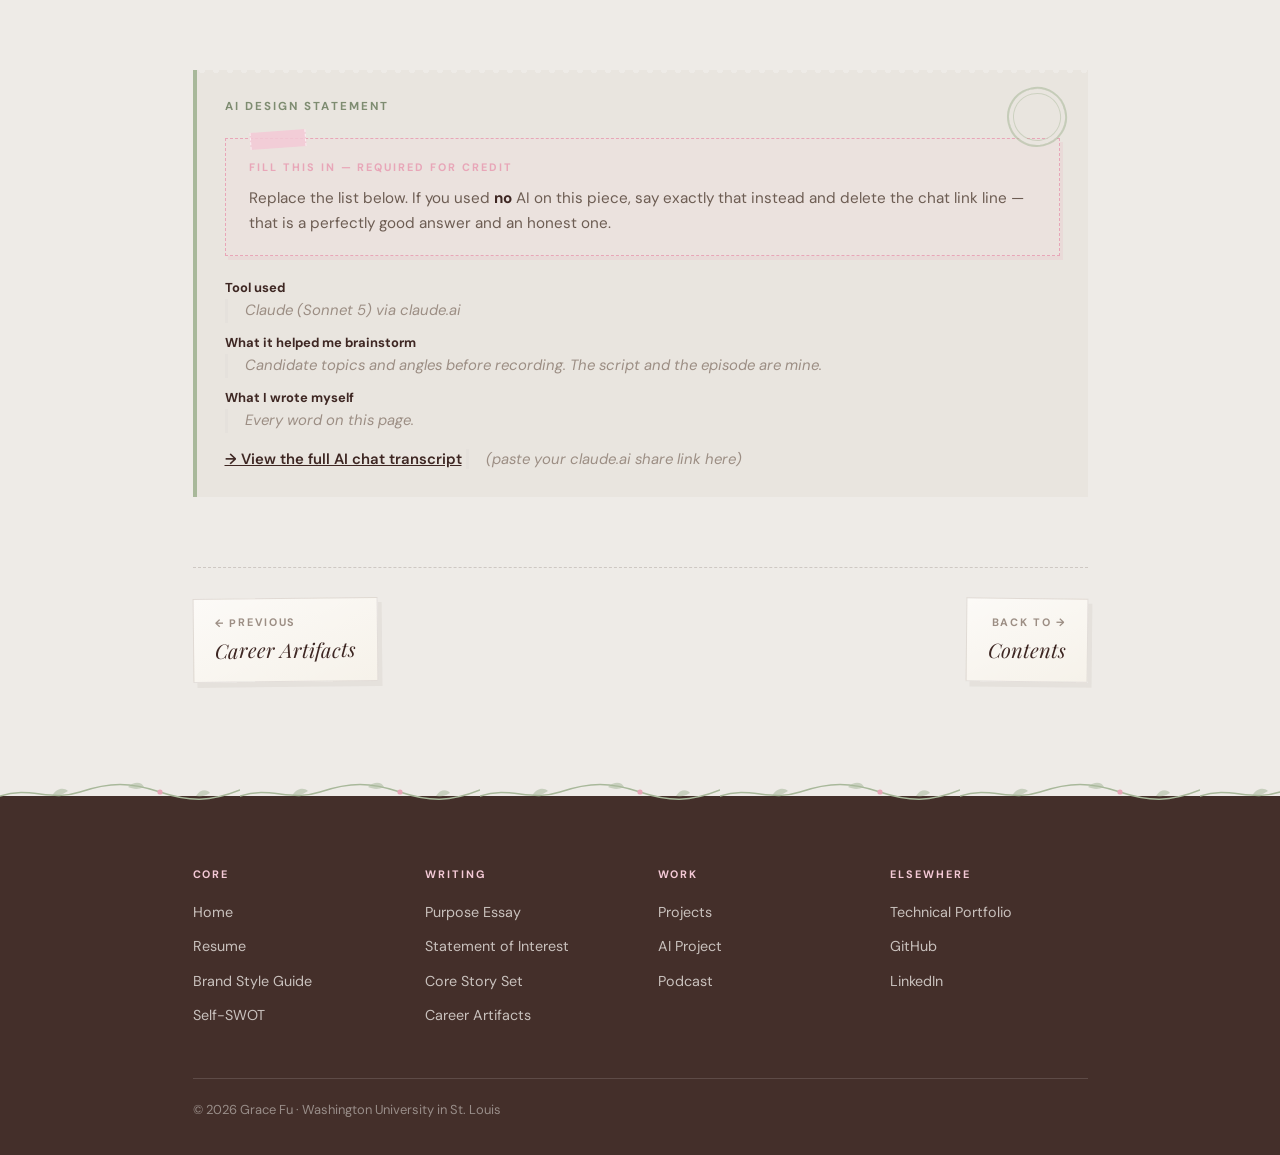
<file: podcast.html>
<!DOCTYPE html>
<html lang="en">
<head>
    <meta charset="UTF-8">
    <meta name="viewport" content="width=device-width, initial-scale=1.0">
    <meta name="description" content="Podcast — Career portfolio of Grace Fu, CS &amp; Business student at Washington University in St. Louis.">
    <title>Podcast — Grace Fu</title>

    <link rel="icon" href="favicon.svg" type="image/svg+xml">
    <link rel="alternate icon" href="favicon-32.png" sizes="32x32" type="image/png">
    <link rel="apple-touch-icon" href="apple-touch-icon.png">

    <link rel="preconnect" href="https://fonts.googleapis.com">
    <link rel="preconnect" href="https://fonts.gstatic.com" crossorigin>
    <link href="https://fonts.googleapis.com/css2?family=DM+Sans:ital,opsz,wght@0,9..40,100..1000;1,9..40,100..1000&family=Playfair+Display:ital,wght@0,400..900;1,400..900&display=swap" rel="stylesheet">

    <link rel="stylesheet" href="styles.css">
    <script src="script.js" defer></script>
</head>
<body>
    <nav class="navbar" id="navbar">
        <div class="nav-container">
            <a href="index.html" class="nav-logo">Grace Fu<span>Career Portfolio</span></a>
            <ul class="nav-links" id="navLinks">
                <li><a href="index.html">Home</a></li>
                <li><a href="resume.html">Resume</a></li>
                <li class="nav-drop">
                    <button class="nav-drop-btn" aria-expanded="false">About Me</button>
                    <ul class="nav-drop-menu">
                        <li><a href="swot.html">Self-SWOT</a></li>
                        <li><a href="brand.html">Brand Style Guide</a></li>
                        <li><a href="purpose.html">Purpose Essay</a></li>
                        <li><a href="statement.html">Statement of Interest</a></li>
                        <li><a href="artifacts.html">Career Artifacts</a></li>
                    </ul>
                </li>
                <li class="nav-drop">
                    <button class="nav-drop-btn" aria-expanded="false">Work</button>
                    <ul class="nav-drop-menu">
                        <li><a href="projects.html">Projects</a></li>
                        <li><a href="ai-project.html">AI Project</a></li>
                    </ul>
                </li>
                <li><a href="stories.html">Stories</a></li>
                <li><a href="podcast.html" aria-current="page">Podcast</a></li>
            </ul>
            <button class="nav-toggle" id="navToggle" aria-label="Toggle navigation" aria-expanded="false">
                <span></span><span></span><span></span>
            </button>
        </div>
    </nav>

    <main>
        <div class="container">
            <div class="page-header">
                <p class="eyebrow">Thought Leadership <span class="points-pill">25 pts</span></p>
                <h1>Podcast</h1>
                <p class="lede">An episode about where software engineering is going, and what that means for people like me trying to get in.</p>
            </div>

            <section class="reveal">
                <div class="todo">
                    <span class="todo-label">Highest-value item on the list — and no citations required</span>
                    <ul>
                        <li>Must be a <strong>published</strong> episode, solo or interview, on a business-education or industry-trend topic.</li>
                        <li><strong>Start early.</strong> Distribution can take a day or two to go live — this is the only item with a delay you do not control.</li>
                        <li>Record on your phone or Zoom. Trim in GarageBand or Descript (both free).</li>
                        <li>Publish on Spotify for Creators (free) to get a public episode URL, then paste the embed below.</li>
                        <li><strong>Write the script yourself.</strong> A podcast script is portfolio content — the Level 2 policy applies to it.</li>
                    </ul>
                </div>
            </section>

            <section class="reveal">
                <h2 class="placeholder">Episode title</h2>
                <p class="placeholder">A short description of what the episode covers.</p>
                <div class="video-embed">
                    <iframe src="" title="Podcast episode" allowfullscreen></iframe>
                </div>
                <div class="btn-row">
                    <a class="btn" href="#" data-todo="episode-link">Listen to the episode</a>
                </div>
            </section>

            <section class="reveal">
                <h2>Episode notes</h2>
                <p class="placeholder">The main points, in the order you make them.</p>
            </section>
            <div class="ai-disclosure reveal">
                <h3>AI Design Statement</h3>
                <div class="todo">
                    <span class="todo-label">Fill this in — required for credit</span>
                    Replace the list below. If you used <strong>no</strong> AI on this piece,
                    say exactly that instead and delete the chat link line — that is a perfectly
                    good answer and an honest one.
                </div>
                <dl>
                    <dt>Tool used</dt>
                    <dd class="placeholder">Claude (Sonnet 5) via claude.ai</dd>
                    <dt>What it helped me brainstorm</dt>
                    <dd class="placeholder">Candidate topics and angles before recording. The script and the episode are mine.</dd>
                    <dt>What I wrote myself</dt>
                    <dd class="placeholder">Every word on this page.</dd>
                </dl>
                <p class="ai-link-row">
                    <a href="#" data-todo="chat-link">→ View the full AI chat transcript</a>
                    <span class="placeholder"> (paste your claude.ai share link here)</span>
                </p>
            </div>
            <nav class="page-steps" aria-label="Previous and next portfolio pages">
                <a class="page-step page-step-prev" href="artifacts.html">
                    <span class="page-step-dir">Previous</span>
                    <span class="page-step-title">Career Artifacts</span>
                </a>
                <a class="page-step page-step-next" href="index.html">
                    <span class="page-step-dir">Back to</span>
                    <span class="page-step-title">Contents</span>
                </a>
            </nav>
        </div>
    </main>

    <footer class="site-footer">
        <div class="container">
            <div class="footer-grid">
                <div>
                    <h4>Core</h4>
                    <ul>
                        <li><a href="index.html">Home</a></li>
                        <li><a href="resume.html">Resume</a></li>
                        <li><a href="brand.html">Brand Style Guide</a></li>
                        <li><a href="swot.html">Self-SWOT</a></li>
                    </ul>
                </div>
                <div>
                    <h4>Writing</h4>
                    <ul>
                        <li><a href="purpose.html">Purpose Essay</a></li>
                        <li><a href="statement.html">Statement of Interest</a></li>
                        <li><a href="stories.html">Core Story Set</a></li>
                        <li><a href="artifacts.html">Career Artifacts</a></li>
                    </ul>
                </div>
                <div>
                    <h4>Work</h4>
                    <ul>
                        <li><a href="projects.html">Projects</a></li>
                        <li><a href="ai-project.html">AI Project</a></li>
                        <li><a href="podcast.html">Podcast</a></li>
                    </ul>
                </div>
                <div>
                    <h4>Elsewhere</h4>
                    <ul>
                        <li><a href="https://grcfu.github.io">Technical Portfolio</a></li>
                        <li><a href="https://github.com/grcfu">GitHub</a></li>
                        <li><a href="#" data-todo="linkedin">LinkedIn</a></li>
                    </ul>
                </div>
            </div>
            <div class="footer-bottom">
                <span>&copy; 2026 Grace Fu · Washington University in St. Louis</span>
            </div>
        </div>
    </footer>
</body>
</html>
</file>
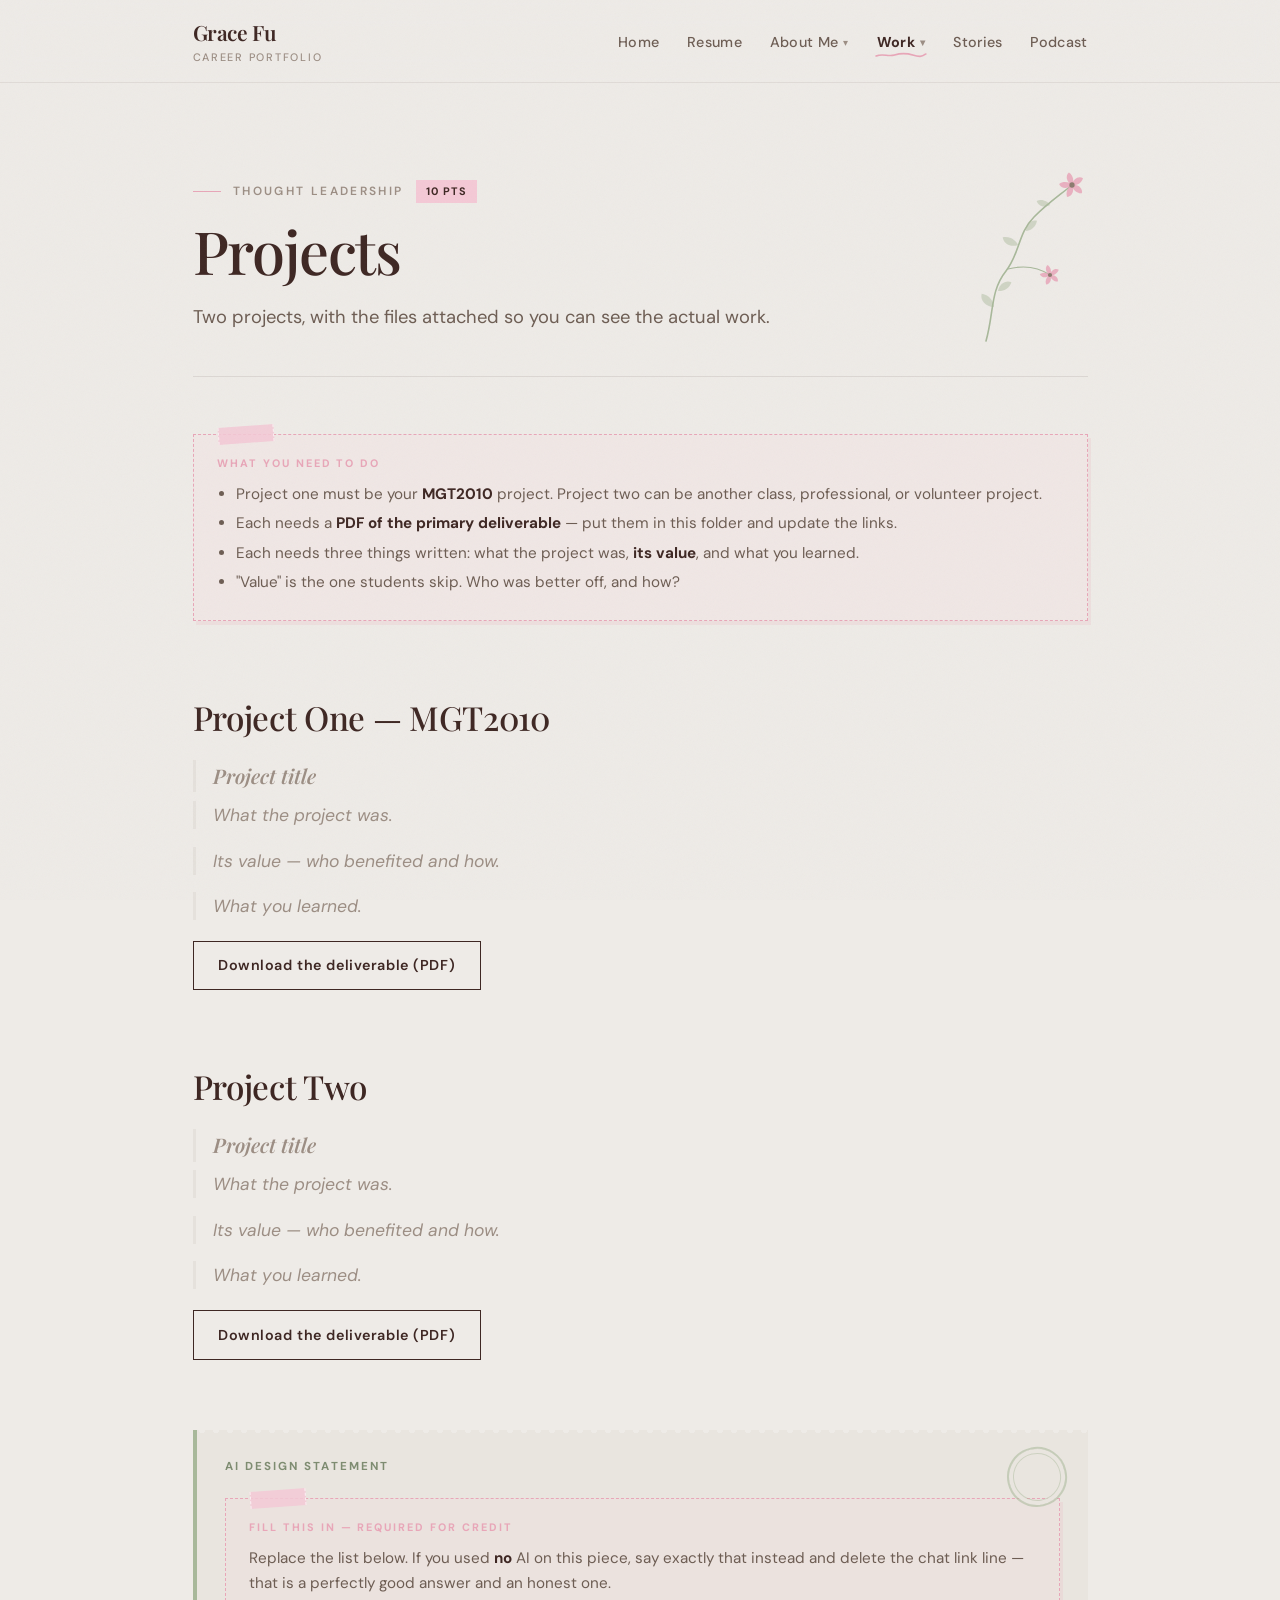
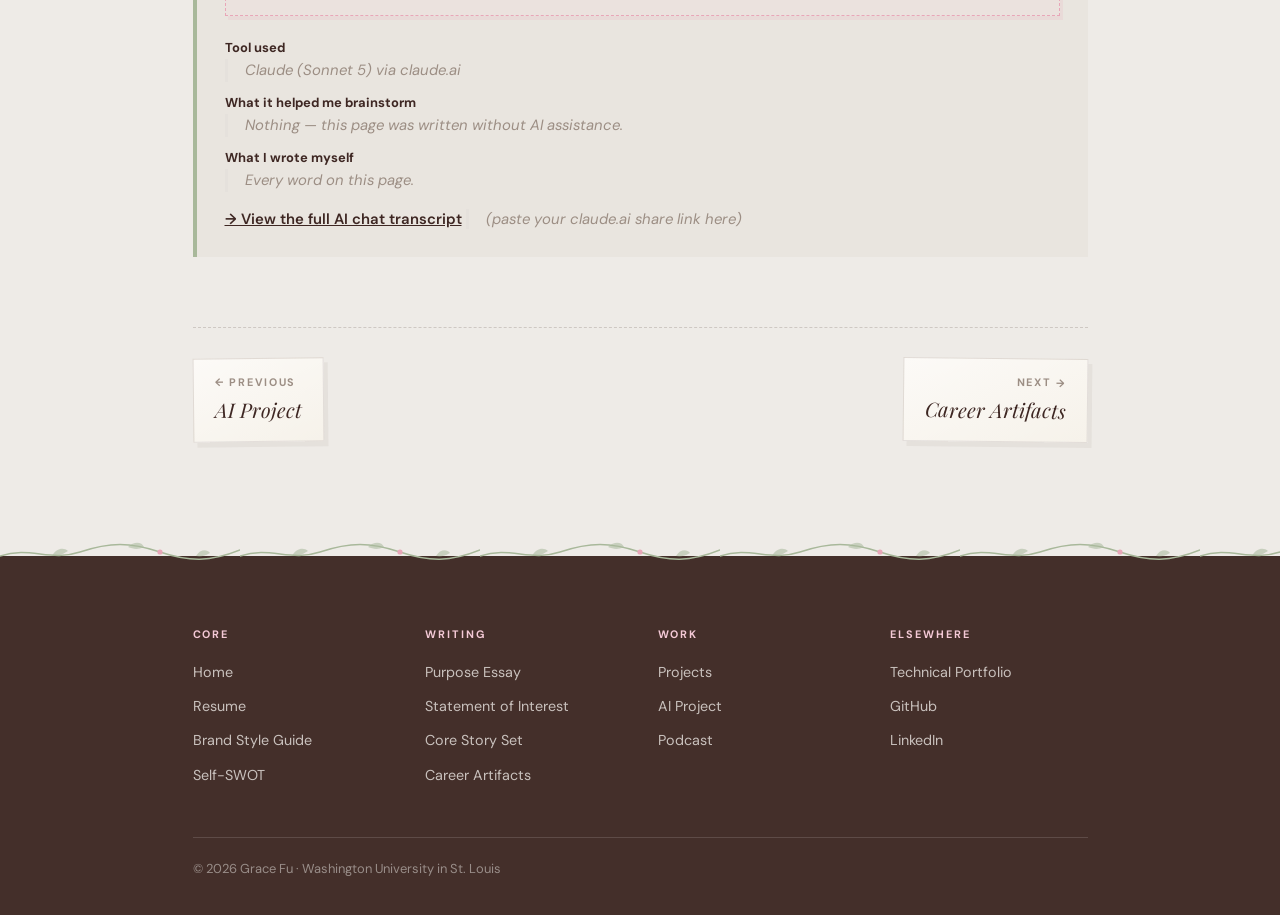
<file: projects.html>
<!DOCTYPE html>
<html lang="en">
<head>
    <meta charset="UTF-8">
    <meta name="viewport" content="width=device-width, initial-scale=1.0">
    <meta name="description" content="Projects — Career portfolio of Grace Fu, CS &amp; Business student at Washington University in St. Louis.">
    <title>Projects — Grace Fu</title>

    <link rel="icon" href="favicon.svg" type="image/svg+xml">
    <link rel="alternate icon" href="favicon-32.png" sizes="32x32" type="image/png">
    <link rel="apple-touch-icon" href="apple-touch-icon.png">

    <link rel="preconnect" href="https://fonts.googleapis.com">
    <link rel="preconnect" href="https://fonts.gstatic.com" crossorigin>
    <link href="https://fonts.googleapis.com/css2?family=DM+Sans:ital,opsz,wght@0,9..40,100..1000;1,9..40,100..1000&family=Playfair+Display:ital,wght@0,400..900;1,400..900&display=swap" rel="stylesheet">

    <link rel="stylesheet" href="styles.css">
    <script src="script.js" defer></script>
</head>
<body>
    <nav class="navbar" id="navbar">
        <div class="nav-container">
            <a href="index.html" class="nav-logo">Grace Fu<span>Career Portfolio</span></a>
            <ul class="nav-links" id="navLinks">
                <li><a href="index.html">Home</a></li>
                <li><a href="resume.html">Resume</a></li>
                <li class="nav-drop">
                    <button class="nav-drop-btn" aria-expanded="false">About Me</button>
                    <ul class="nav-drop-menu">
                        <li><a href="swot.html">Self-SWOT</a></li>
                        <li><a href="brand.html">Brand Style Guide</a></li>
                        <li><a href="purpose.html">Purpose Essay</a></li>
                        <li><a href="statement.html">Statement of Interest</a></li>
                        <li><a href="artifacts.html">Career Artifacts</a></li>
                    </ul>
                </li>
                <li class="nav-drop">
                    <button class="nav-drop-btn" aria-expanded="false">Work</button>
                    <ul class="nav-drop-menu">
                        <li><a href="projects.html" aria-current="page">Projects</a></li>
                        <li><a href="ai-project.html">AI Project</a></li>
                    </ul>
                </li>
                <li><a href="stories.html">Stories</a></li>
                <li><a href="podcast.html">Podcast</a></li>
            </ul>
            <button class="nav-toggle" id="navToggle" aria-label="Toggle navigation" aria-expanded="false">
                <span></span><span></span><span></span>
            </button>
        </div>
    </nav>

    <main>
        <div class="container">
            <div class="page-header">
                <p class="eyebrow">Thought Leadership <span class="points-pill">10 pts</span></p>
                <h1>Projects</h1>
                <p class="lede">Two projects, with the files attached so you can see the actual work.</p>
            </div>

            <section class="reveal">
                <div class="todo">
                    <span class="todo-label">What you need to do</span>
                    <ul>
                        <li>Project one must be your <strong>MGT2010</strong> project. Project two can be another class, professional, or volunteer project.</li>
                        <li>Each needs a <strong>PDF of the primary deliverable</strong> — put them in this folder and update the links.</li>
                        <li>Each needs three things written: what the project was, <strong>its value</strong>, and what you learned.</li>
                        <li>"Value" is the one students skip. Who was better off, and how?</li>
                    </ul>
                </div>
            </section>

            <section class="reveal">
                <h2>Project One — MGT2010</h2>
                <h3 class="placeholder">Project title</h3>
                <p class="placeholder">What the project was.</p>
                <p class="placeholder">Its value — who benefited and how.</p>
                <p class="placeholder">What you learned.</p>
                <div class="btn-row">
                    <a class="btn secondary" href="assets/mgt2010-deliverable.pdf" download>Download the deliverable (PDF)</a>
                </div>
            </section>

            <section class="reveal">
                <h2>Project Two</h2>
                <h3 class="placeholder">Project title</h3>
                <p class="placeholder">What the project was.</p>
                <p class="placeholder">Its value — who benefited and how.</p>
                <p class="placeholder">What you learned.</p>
                <div class="btn-row">
                    <a class="btn secondary" href="assets/project-two-deliverable.pdf" download>Download the deliverable (PDF)</a>
                </div>
            </section>
            <div class="ai-disclosure reveal">
                <h3>AI Design Statement</h3>
                <div class="todo">
                    <span class="todo-label">Fill this in — required for credit</span>
                    Replace the list below. If you used <strong>no</strong> AI on this piece,
                    say exactly that instead and delete the chat link line — that is a perfectly
                    good answer and an honest one.
                </div>
                <dl>
                    <dt>Tool used</dt>
                    <dd class="placeholder">Claude (Sonnet 5) via claude.ai</dd>
                    <dt>What it helped me brainstorm</dt>
                    <dd class="placeholder">Nothing — this page was written without AI assistance.</dd>
                    <dt>What I wrote myself</dt>
                    <dd class="placeholder">Every word on this page.</dd>
                </dl>
                <p class="ai-link-row">
                    <a href="#" data-todo="chat-link">→ View the full AI chat transcript</a>
                    <span class="placeholder"> (paste your claude.ai share link here)</span>
                </p>
            </div>
            <nav class="page-steps" aria-label="Previous and next portfolio pages">
                <a class="page-step page-step-prev" href="ai-project.html">
                    <span class="page-step-dir">Previous</span>
                    <span class="page-step-title">AI Project</span>
                </a>
                <a class="page-step page-step-next" href="artifacts.html">
                    <span class="page-step-dir">Next</span>
                    <span class="page-step-title">Career Artifacts</span>
                </a>
            </nav>
        </div>
    </main>

    <footer class="site-footer">
        <div class="container">
            <div class="footer-grid">
                <div>
                    <h4>Core</h4>
                    <ul>
                        <li><a href="index.html">Home</a></li>
                        <li><a href="resume.html">Resume</a></li>
                        <li><a href="brand.html">Brand Style Guide</a></li>
                        <li><a href="swot.html">Self-SWOT</a></li>
                    </ul>
                </div>
                <div>
                    <h4>Writing</h4>
                    <ul>
                        <li><a href="purpose.html">Purpose Essay</a></li>
                        <li><a href="statement.html">Statement of Interest</a></li>
                        <li><a href="stories.html">Core Story Set</a></li>
                        <li><a href="artifacts.html">Career Artifacts</a></li>
                    </ul>
                </div>
                <div>
                    <h4>Work</h4>
                    <ul>
                        <li><a href="projects.html">Projects</a></li>
                        <li><a href="ai-project.html">AI Project</a></li>
                        <li><a href="podcast.html">Podcast</a></li>
                    </ul>
                </div>
                <div>
                    <h4>Elsewhere</h4>
                    <ul>
                        <li><a href="https://grcfu.github.io">Technical Portfolio</a></li>
                        <li><a href="https://github.com/grcfu">GitHub</a></li>
                        <li><a href="#" data-todo="linkedin">LinkedIn</a></li>
                    </ul>
                </div>
            </div>
            <div class="footer-bottom">
                <span>&copy; 2026 Grace Fu · Washington University in St. Louis</span>
            </div>
        </div>
    </footer>
</body>
</html>
</file>
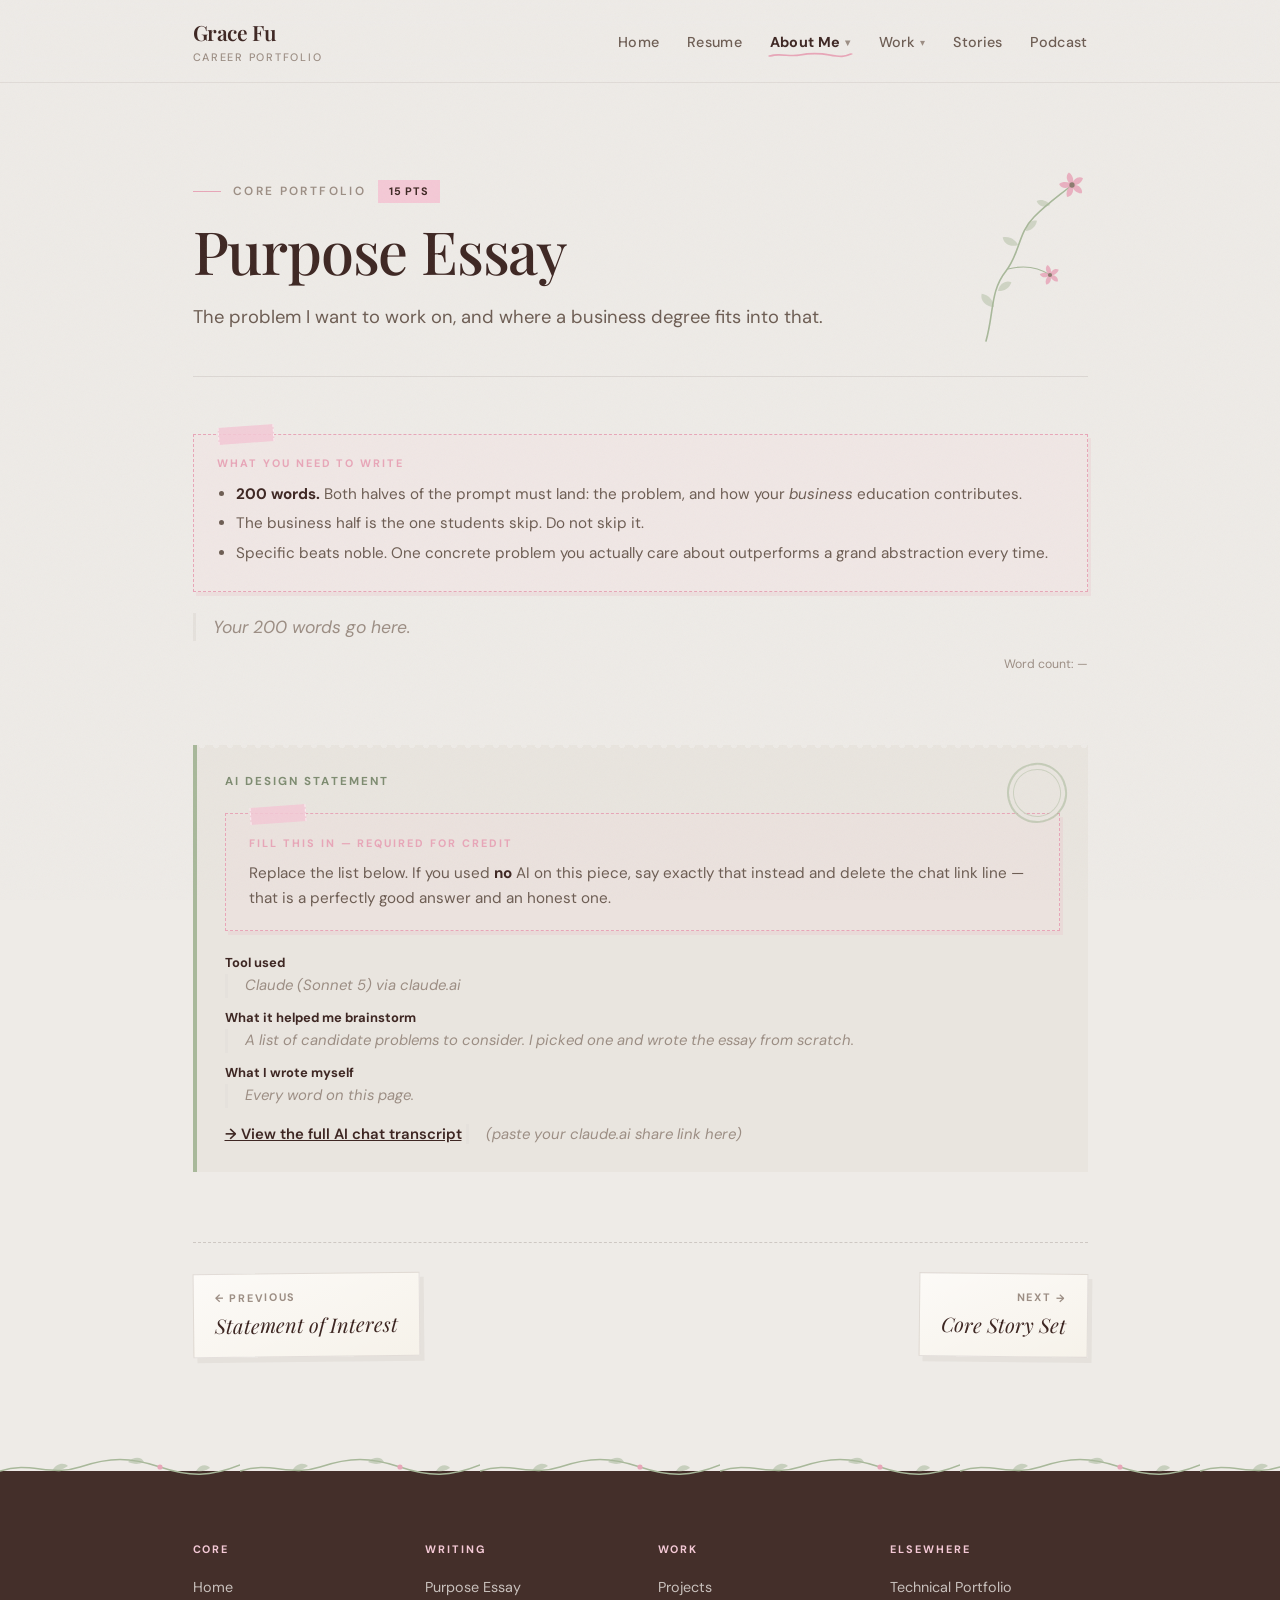
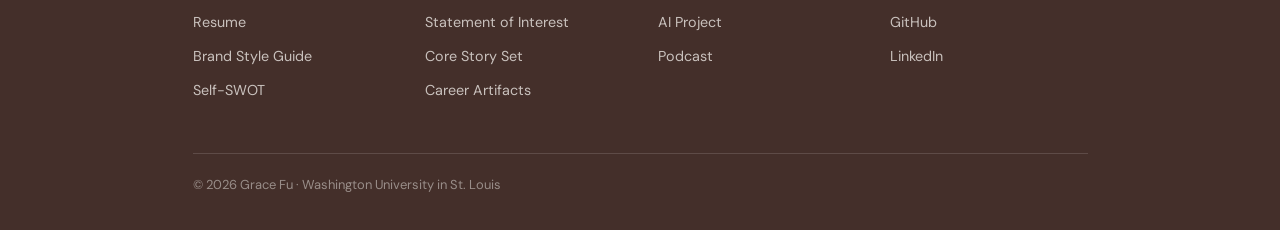
<file: purpose.html>
<!DOCTYPE html>
<html lang="en">
<head>
    <meta charset="UTF-8">
    <meta name="viewport" content="width=device-width, initial-scale=1.0">
    <meta name="description" content="Purpose Essay — Career portfolio of Grace Fu, CS &amp; Business student at Washington University in St. Louis.">
    <title>Purpose Essay — Grace Fu</title>

    <link rel="icon" href="favicon.svg" type="image/svg+xml">
    <link rel="alternate icon" href="favicon-32.png" sizes="32x32" type="image/png">
    <link rel="apple-touch-icon" href="apple-touch-icon.png">

    <link rel="preconnect" href="https://fonts.googleapis.com">
    <link rel="preconnect" href="https://fonts.gstatic.com" crossorigin>
    <link href="https://fonts.googleapis.com/css2?family=DM+Sans:ital,opsz,wght@0,9..40,100..1000;1,9..40,100..1000&family=Playfair+Display:ital,wght@0,400..900;1,400..900&display=swap" rel="stylesheet">

    <link rel="stylesheet" href="styles.css">
    <script src="script.js" defer></script>
</head>
<body>
    <nav class="navbar" id="navbar">
        <div class="nav-container">
            <a href="index.html" class="nav-logo">Grace Fu<span>Career Portfolio</span></a>
            <ul class="nav-links" id="navLinks">
                <li><a href="index.html">Home</a></li>
                <li><a href="resume.html">Resume</a></li>
                <li class="nav-drop">
                    <button class="nav-drop-btn" aria-expanded="false">About Me</button>
                    <ul class="nav-drop-menu">
                        <li><a href="swot.html">Self-SWOT</a></li>
                        <li><a href="brand.html">Brand Style Guide</a></li>
                        <li><a href="purpose.html" aria-current="page">Purpose Essay</a></li>
                        <li><a href="statement.html">Statement of Interest</a></li>
                        <li><a href="artifacts.html">Career Artifacts</a></li>
                    </ul>
                </li>
                <li class="nav-drop">
                    <button class="nav-drop-btn" aria-expanded="false">Work</button>
                    <ul class="nav-drop-menu">
                        <li><a href="projects.html">Projects</a></li>
                        <li><a href="ai-project.html">AI Project</a></li>
                    </ul>
                </li>
                <li><a href="stories.html">Stories</a></li>
                <li><a href="podcast.html">Podcast</a></li>
            </ul>
            <button class="nav-toggle" id="navToggle" aria-label="Toggle navigation" aria-expanded="false">
                <span></span><span></span><span></span>
            </button>
        </div>
    </nav>

    <main>
        <div class="container">
            <div class="page-header">
                <p class="eyebrow">Core Portfolio <span class="points-pill">15 pts</span></p>
                <h1>Purpose Essay</h1>
                <p class="lede">The problem I want to work on, and where a business degree fits into that.</p>
            </div>

            <section class="reveal">
                <div class="todo">
                    <span class="todo-label">What you need to write</span>
                    <ul>
                        <li><strong>200 words.</strong> Both halves of the prompt must land: the problem, and how your <em>business</em> education contributes.</li>
                        <li>The business half is the one students skip. Do not skip it.</li>
                        <li>Specific beats noble. One concrete problem you actually care about outperforms a grand abstraction every time.</li>
                    </ul>
                </div>

                <p class="placeholder">Your 200 words go here.</p>

                <p class="wordcount">Word count: —</p>
            </section>
            <div class="ai-disclosure reveal">
                <h3>AI Design Statement</h3>
                <div class="todo">
                    <span class="todo-label">Fill this in — required for credit</span>
                    Replace the list below. If you used <strong>no</strong> AI on this piece,
                    say exactly that instead and delete the chat link line — that is a perfectly
                    good answer and an honest one.
                </div>
                <dl>
                    <dt>Tool used</dt>
                    <dd class="placeholder">Claude (Sonnet 5) via claude.ai</dd>
                    <dt>What it helped me brainstorm</dt>
                    <dd class="placeholder">A list of candidate problems to consider. I picked one and wrote the essay from scratch.</dd>
                    <dt>What I wrote myself</dt>
                    <dd class="placeholder">Every word on this page.</dd>
                </dl>
                <p class="ai-link-row">
                    <a href="#" data-todo="chat-link">→ View the full AI chat transcript</a>
                    <span class="placeholder"> (paste your claude.ai share link here)</span>
                </p>
            </div>
            <nav class="page-steps" aria-label="Previous and next portfolio pages">
                <a class="page-step page-step-prev" href="statement.html">
                    <span class="page-step-dir">Previous</span>
                    <span class="page-step-title">Statement of Interest</span>
                </a>
                <a class="page-step page-step-next" href="stories.html">
                    <span class="page-step-dir">Next</span>
                    <span class="page-step-title">Core Story Set</span>
                </a>
            </nav>
        </div>
    </main>

    <footer class="site-footer">
        <div class="container">
            <div class="footer-grid">
                <div>
                    <h4>Core</h4>
                    <ul>
                        <li><a href="index.html">Home</a></li>
                        <li><a href="resume.html">Resume</a></li>
                        <li><a href="brand.html">Brand Style Guide</a></li>
                        <li><a href="swot.html">Self-SWOT</a></li>
                    </ul>
                </div>
                <div>
                    <h4>Writing</h4>
                    <ul>
                        <li><a href="purpose.html">Purpose Essay</a></li>
                        <li><a href="statement.html">Statement of Interest</a></li>
                        <li><a href="stories.html">Core Story Set</a></li>
                        <li><a href="artifacts.html">Career Artifacts</a></li>
                    </ul>
                </div>
                <div>
                    <h4>Work</h4>
                    <ul>
                        <li><a href="projects.html">Projects</a></li>
                        <li><a href="ai-project.html">AI Project</a></li>
                        <li><a href="podcast.html">Podcast</a></li>
                    </ul>
                </div>
                <div>
                    <h4>Elsewhere</h4>
                    <ul>
                        <li><a href="https://grcfu.github.io">Technical Portfolio</a></li>
                        <li><a href="https://github.com/grcfu">GitHub</a></li>
                        <li><a href="#" data-todo="linkedin">LinkedIn</a></li>
                    </ul>
                </div>
            </div>
            <div class="footer-bottom">
                <span>&copy; 2026 Grace Fu · Washington University in St. Louis</span>
            </div>
        </div>
    </footer>
</body>
</html>
</file>
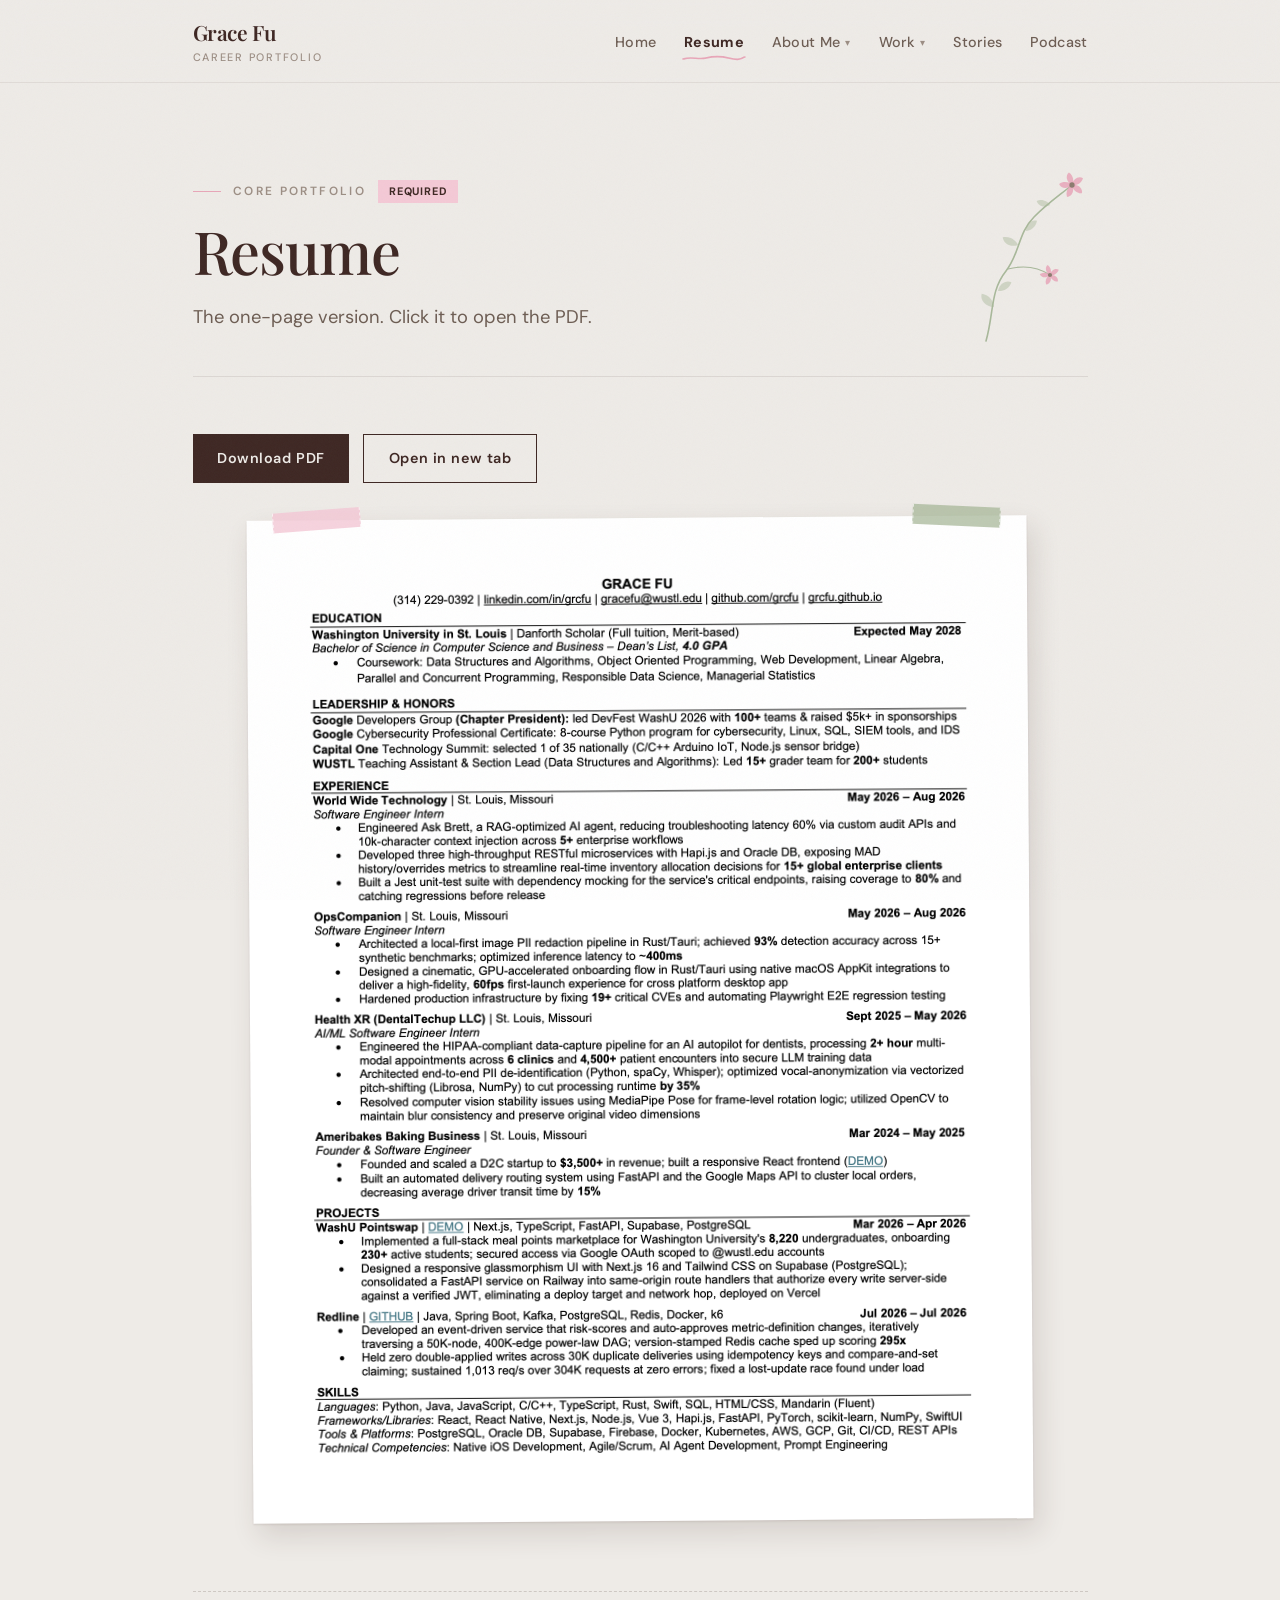
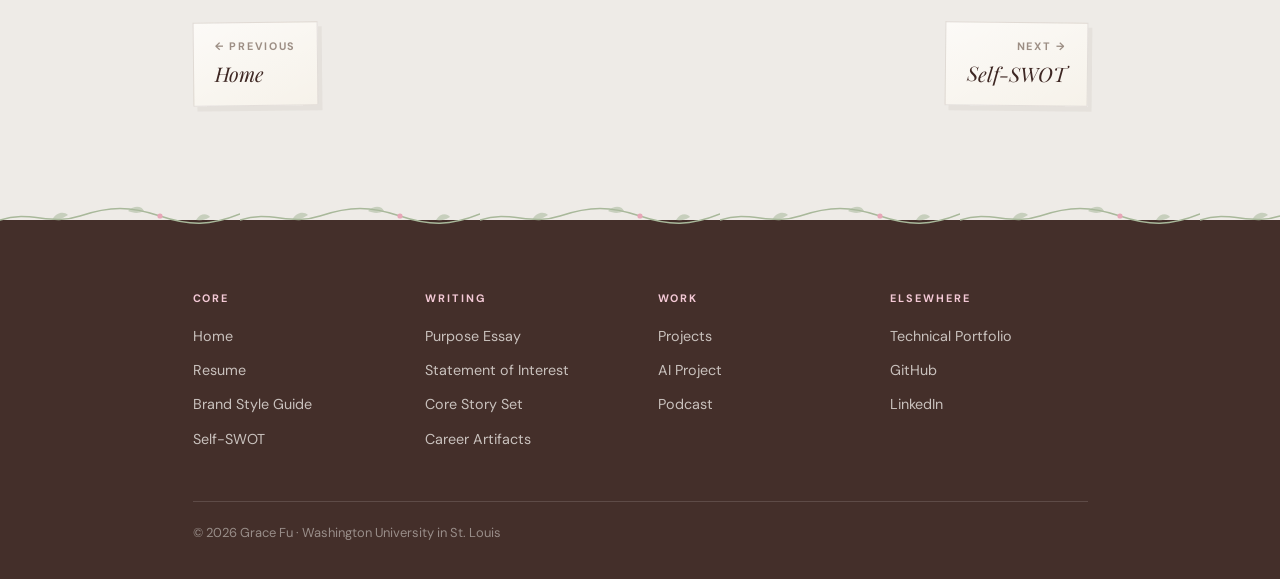
<file: resume.html>
<!DOCTYPE html>
<html lang="en">
<head>
    <meta charset="UTF-8">
    <meta name="viewport" content="width=device-width, initial-scale=1.0">
    <meta name="description" content="Resume — Career portfolio of Grace Fu, CS &amp; Business student at Washington University in St. Louis.">
    <title>Resume — Grace Fu</title>

    <link rel="icon" href="favicon.svg" type="image/svg+xml">
    <link rel="alternate icon" href="favicon-32.png" sizes="32x32" type="image/png">
    <link rel="apple-touch-icon" href="apple-touch-icon.png">

    <link rel="preconnect" href="https://fonts.googleapis.com">
    <link rel="preconnect" href="https://fonts.gstatic.com" crossorigin>
    <link href="https://fonts.googleapis.com/css2?family=DM+Sans:ital,opsz,wght@0,9..40,100..1000;1,9..40,100..1000&family=Playfair+Display:ital,wght@0,400..900;1,400..900&display=swap" rel="stylesheet">

    <link rel="stylesheet" href="styles.css">
    <script src="script.js" defer></script>
</head>
<body>
    <nav class="navbar" id="navbar">
        <div class="nav-container">
            <a href="index.html" class="nav-logo">Grace Fu<span>Career Portfolio</span></a>
            <ul class="nav-links" id="navLinks">
                <li><a href="index.html">Home</a></li>
                <li><a href="resume.html" aria-current="page">Resume</a></li>
                <li class="nav-drop">
                    <button class="nav-drop-btn" aria-expanded="false">About Me</button>
                    <ul class="nav-drop-menu">
                        <li><a href="swot.html">Self-SWOT</a></li>
                        <li><a href="brand.html">Brand Style Guide</a></li>
                        <li><a href="purpose.html">Purpose Essay</a></li>
                        <li><a href="statement.html">Statement of Interest</a></li>
                        <li><a href="artifacts.html">Career Artifacts</a></li>
                    </ul>
                </li>
                <li class="nav-drop">
                    <button class="nav-drop-btn" aria-expanded="false">Work</button>
                    <ul class="nav-drop-menu">
                        <li><a href="projects.html">Projects</a></li>
                        <li><a href="ai-project.html">AI Project</a></li>
                    </ul>
                </li>
                <li><a href="stories.html">Stories</a></li>
                <li><a href="podcast.html">Podcast</a></li>
            </ul>
            <button class="nav-toggle" id="navToggle" aria-label="Toggle navigation" aria-expanded="false">
                <span></span><span></span><span></span>
            </button>
        </div>
    </nav>

    <main>
        <div class="container">
            <div class="page-header">
                <p class="eyebrow">Core Portfolio <span class="points-pill">Required</span></p>
                <h1>Resume</h1>
                <p class="lede">The one-page version. Click it to open the PDF.</p>
            </div>

            <section class="reveal">
                <div class="btn-row">
                    <a class="btn" href="grace-fu-resume.pdf" download>Download PDF</a>
                    <a class="btn secondary" href="grace-fu-resume.pdf" target="_blank" rel="noopener">Open in new tab</a>
                </div>

                <figure class="resume-print">
                    <a href="grace-fu-resume.pdf" target="_blank" rel="noopener">
                        <img src="assets/resume.png" width="1528" height="1976" alt="Grace Fu's resume. Open the PDF for a text version.">
                    </a>
                </figure>
            </section>
            <nav class="page-steps" aria-label="Previous and next portfolio pages">
                <a class="page-step page-step-prev" href="index.html">
                    <span class="page-step-dir">Previous</span>
                    <span class="page-step-title">Home</span>
                </a>
                <a class="page-step page-step-next" href="swot.html">
                    <span class="page-step-dir">Next</span>
                    <span class="page-step-title">Self-SWOT</span>
                </a>
            </nav>
        </div>
    </main>

    <footer class="site-footer">
        <div class="container">
            <div class="footer-grid">
                <div>
                    <h4>Core</h4>
                    <ul>
                        <li><a href="index.html">Home</a></li>
                        <li><a href="resume.html">Resume</a></li>
                        <li><a href="brand.html">Brand Style Guide</a></li>
                        <li><a href="swot.html">Self-SWOT</a></li>
                    </ul>
                </div>
                <div>
                    <h4>Writing</h4>
                    <ul>
                        <li><a href="purpose.html">Purpose Essay</a></li>
                        <li><a href="statement.html">Statement of Interest</a></li>
                        <li><a href="stories.html">Core Story Set</a></li>
                        <li><a href="artifacts.html">Career Artifacts</a></li>
                    </ul>
                </div>
                <div>
                    <h4>Work</h4>
                    <ul>
                        <li><a href="projects.html">Projects</a></li>
                        <li><a href="ai-project.html">AI Project</a></li>
                        <li><a href="podcast.html">Podcast</a></li>
                    </ul>
                </div>
                <div>
                    <h4>Elsewhere</h4>
                    <ul>
                        <li><a href="https://grcfu.github.io">Technical Portfolio</a></li>
                        <li><a href="https://github.com/grcfu">GitHub</a></li>
                        <li><a href="#" data-todo="linkedin">LinkedIn</a></li>
                    </ul>
                </div>
            </div>
            <div class="footer-bottom">
                <span>&copy; 2026 Grace Fu · Washington University in St. Louis</span>
            </div>
        </div>
    </footer>
</body>
</html>
</file>
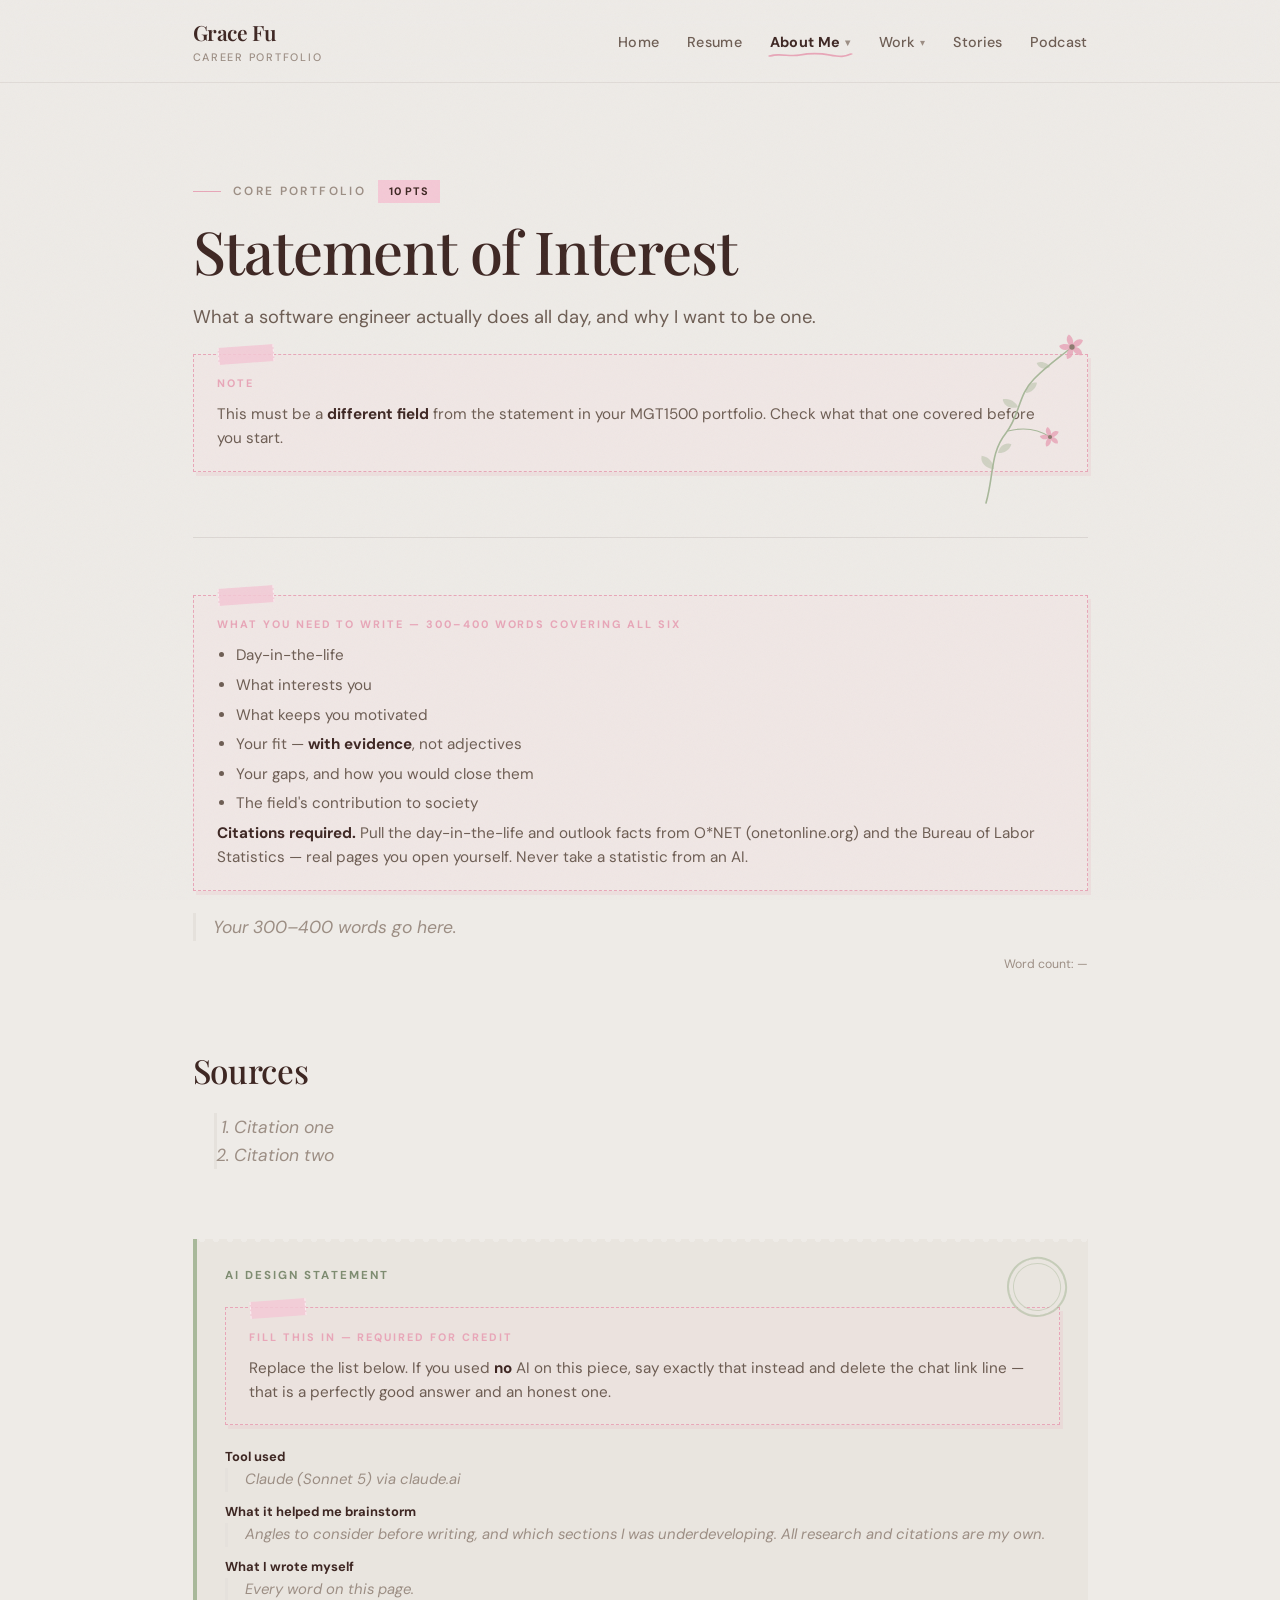
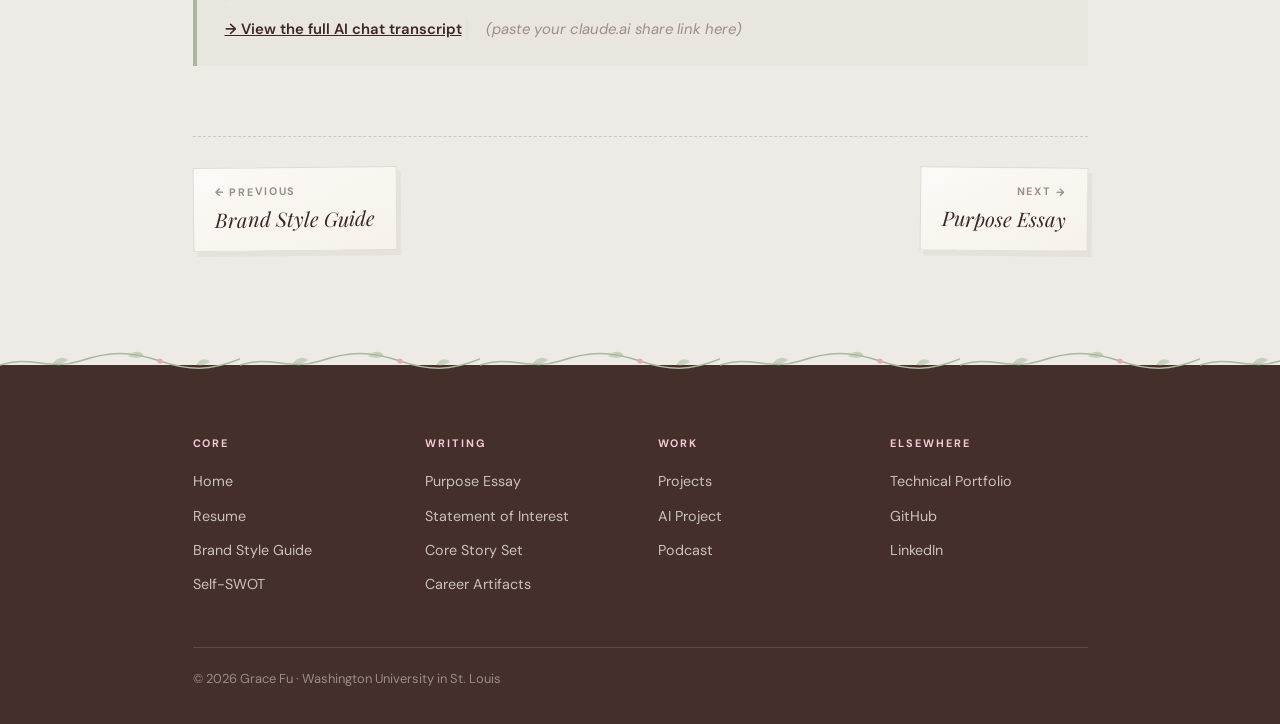
<file: statement.html>
<!DOCTYPE html>
<html lang="en">
<head>
    <meta charset="UTF-8">
    <meta name="viewport" content="width=device-width, initial-scale=1.0">
    <meta name="description" content="Statement of Interest — Career portfolio of Grace Fu, CS &amp; Business student at Washington University in St. Louis.">
    <title>Statement of Interest — Grace Fu</title>

    <link rel="icon" href="favicon.svg" type="image/svg+xml">
    <link rel="alternate icon" href="favicon-32.png" sizes="32x32" type="image/png">
    <link rel="apple-touch-icon" href="apple-touch-icon.png">

    <link rel="preconnect" href="https://fonts.googleapis.com">
    <link rel="preconnect" href="https://fonts.gstatic.com" crossorigin>
    <link href="https://fonts.googleapis.com/css2?family=DM+Sans:ital,opsz,wght@0,9..40,100..1000;1,9..40,100..1000&family=Playfair+Display:ital,wght@0,400..900;1,400..900&display=swap" rel="stylesheet">

    <link rel="stylesheet" href="styles.css">
    <script src="script.js" defer></script>
</head>
<body>
    <nav class="navbar" id="navbar">
        <div class="nav-container">
            <a href="index.html" class="nav-logo">Grace Fu<span>Career Portfolio</span></a>
            <ul class="nav-links" id="navLinks">
                <li><a href="index.html">Home</a></li>
                <li><a href="resume.html">Resume</a></li>
                <li class="nav-drop">
                    <button class="nav-drop-btn" aria-expanded="false">About Me</button>
                    <ul class="nav-drop-menu">
                        <li><a href="swot.html">Self-SWOT</a></li>
                        <li><a href="brand.html">Brand Style Guide</a></li>
                        <li><a href="purpose.html">Purpose Essay</a></li>
                        <li><a href="statement.html" aria-current="page">Statement of Interest</a></li>
                        <li><a href="artifacts.html">Career Artifacts</a></li>
                    </ul>
                </li>
                <li class="nav-drop">
                    <button class="nav-drop-btn" aria-expanded="false">Work</button>
                    <ul class="nav-drop-menu">
                        <li><a href="projects.html">Projects</a></li>
                        <li><a href="ai-project.html">AI Project</a></li>
                    </ul>
                </li>
                <li><a href="stories.html">Stories</a></li>
                <li><a href="podcast.html">Podcast</a></li>
            </ul>
            <button class="nav-toggle" id="navToggle" aria-label="Toggle navigation" aria-expanded="false">
                <span></span><span></span><span></span>
            </button>
        </div>
    </nav>

    <main>
        <div class="container">
            <div class="page-header">
                <p class="eyebrow">Core Portfolio <span class="points-pill">10 pts</span></p>
                <h1>Statement of Interest</h1>
                <p class="lede">What a software engineer actually does all day, and why I want to be one.</p>
                <div class="todo">
                    <span class="todo-label">Note</span>
                    This must be a <strong>different field</strong> from the statement in your
                    MGT1500 portfolio. Check what that one covered before you start.
                </div>
            </div>

            <section class="reveal">
                <div class="todo">
                    <span class="todo-label">What you need to write — 300&ndash;400 words covering all six</span>
                    <ul>
                        <li>Day-in-the-life</li>
                        <li>What interests you</li>
                        <li>What keeps you motivated</li>
                        <li>Your fit — <strong>with evidence</strong>, not adjectives</li>
                        <li>Your gaps, and how you would close them</li>
                        <li>The field's contribution to society</li>
                    </ul>
                    <strong>Citations required.</strong> Pull the day-in-the-life and outlook
                    facts from O*NET (onetonline.org) and the Bureau of Labor Statistics —
                    real pages you open yourself. Never take a statistic from an AI.
                </div>

                <p class="placeholder">Your 300&ndash;400 words go here.</p>

                <p class="wordcount">Word count: —</p>
            </section>

            <section class="reveal">
                <h2>Sources</h2>
                <ol class="placeholder source-list">
                    <li>Citation one</li>
                    <li>Citation two</li>
                </ol>
            </section>
            <div class="ai-disclosure reveal">
                <h3>AI Design Statement</h3>
                <div class="todo">
                    <span class="todo-label">Fill this in — required for credit</span>
                    Replace the list below. If you used <strong>no</strong> AI on this piece,
                    say exactly that instead and delete the chat link line — that is a perfectly
                    good answer and an honest one.
                </div>
                <dl>
                    <dt>Tool used</dt>
                    <dd class="placeholder">Claude (Sonnet 5) via claude.ai</dd>
                    <dt>What it helped me brainstorm</dt>
                    <dd class="placeholder">Angles to consider before writing, and which sections I was underdeveloping. All research and citations are my own.</dd>
                    <dt>What I wrote myself</dt>
                    <dd class="placeholder">Every word on this page.</dd>
                </dl>
                <p class="ai-link-row">
                    <a href="#" data-todo="chat-link">→ View the full AI chat transcript</a>
                    <span class="placeholder"> (paste your claude.ai share link here)</span>
                </p>
            </div>
            <nav class="page-steps" aria-label="Previous and next portfolio pages">
                <a class="page-step page-step-prev" href="brand.html">
                    <span class="page-step-dir">Previous</span>
                    <span class="page-step-title">Brand Style Guide</span>
                </a>
                <a class="page-step page-step-next" href="purpose.html">
                    <span class="page-step-dir">Next</span>
                    <span class="page-step-title">Purpose Essay</span>
                </a>
            </nav>
        </div>
    </main>

    <footer class="site-footer">
        <div class="container">
            <div class="footer-grid">
                <div>
                    <h4>Core</h4>
                    <ul>
                        <li><a href="index.html">Home</a></li>
                        <li><a href="resume.html">Resume</a></li>
                        <li><a href="brand.html">Brand Style Guide</a></li>
                        <li><a href="swot.html">Self-SWOT</a></li>
                    </ul>
                </div>
                <div>
                    <h4>Writing</h4>
                    <ul>
                        <li><a href="purpose.html">Purpose Essay</a></li>
                        <li><a href="statement.html">Statement of Interest</a></li>
                        <li><a href="stories.html">Core Story Set</a></li>
                        <li><a href="artifacts.html">Career Artifacts</a></li>
                    </ul>
                </div>
                <div>
                    <h4>Work</h4>
                    <ul>
                        <li><a href="projects.html">Projects</a></li>
                        <li><a href="ai-project.html">AI Project</a></li>
                        <li><a href="podcast.html">Podcast</a></li>
                    </ul>
                </div>
                <div>
                    <h4>Elsewhere</h4>
                    <ul>
                        <li><a href="https://grcfu.github.io">Technical Portfolio</a></li>
                        <li><a href="https://github.com/grcfu">GitHub</a></li>
                        <li><a href="#" data-todo="linkedin">LinkedIn</a></li>
                    </ul>
                </div>
            </div>
            <div class="footer-bottom">
                <span>&copy; 2026 Grace Fu · Washington University in St. Louis</span>
            </div>
        </div>
    </footer>
</body>
</html>
</file>
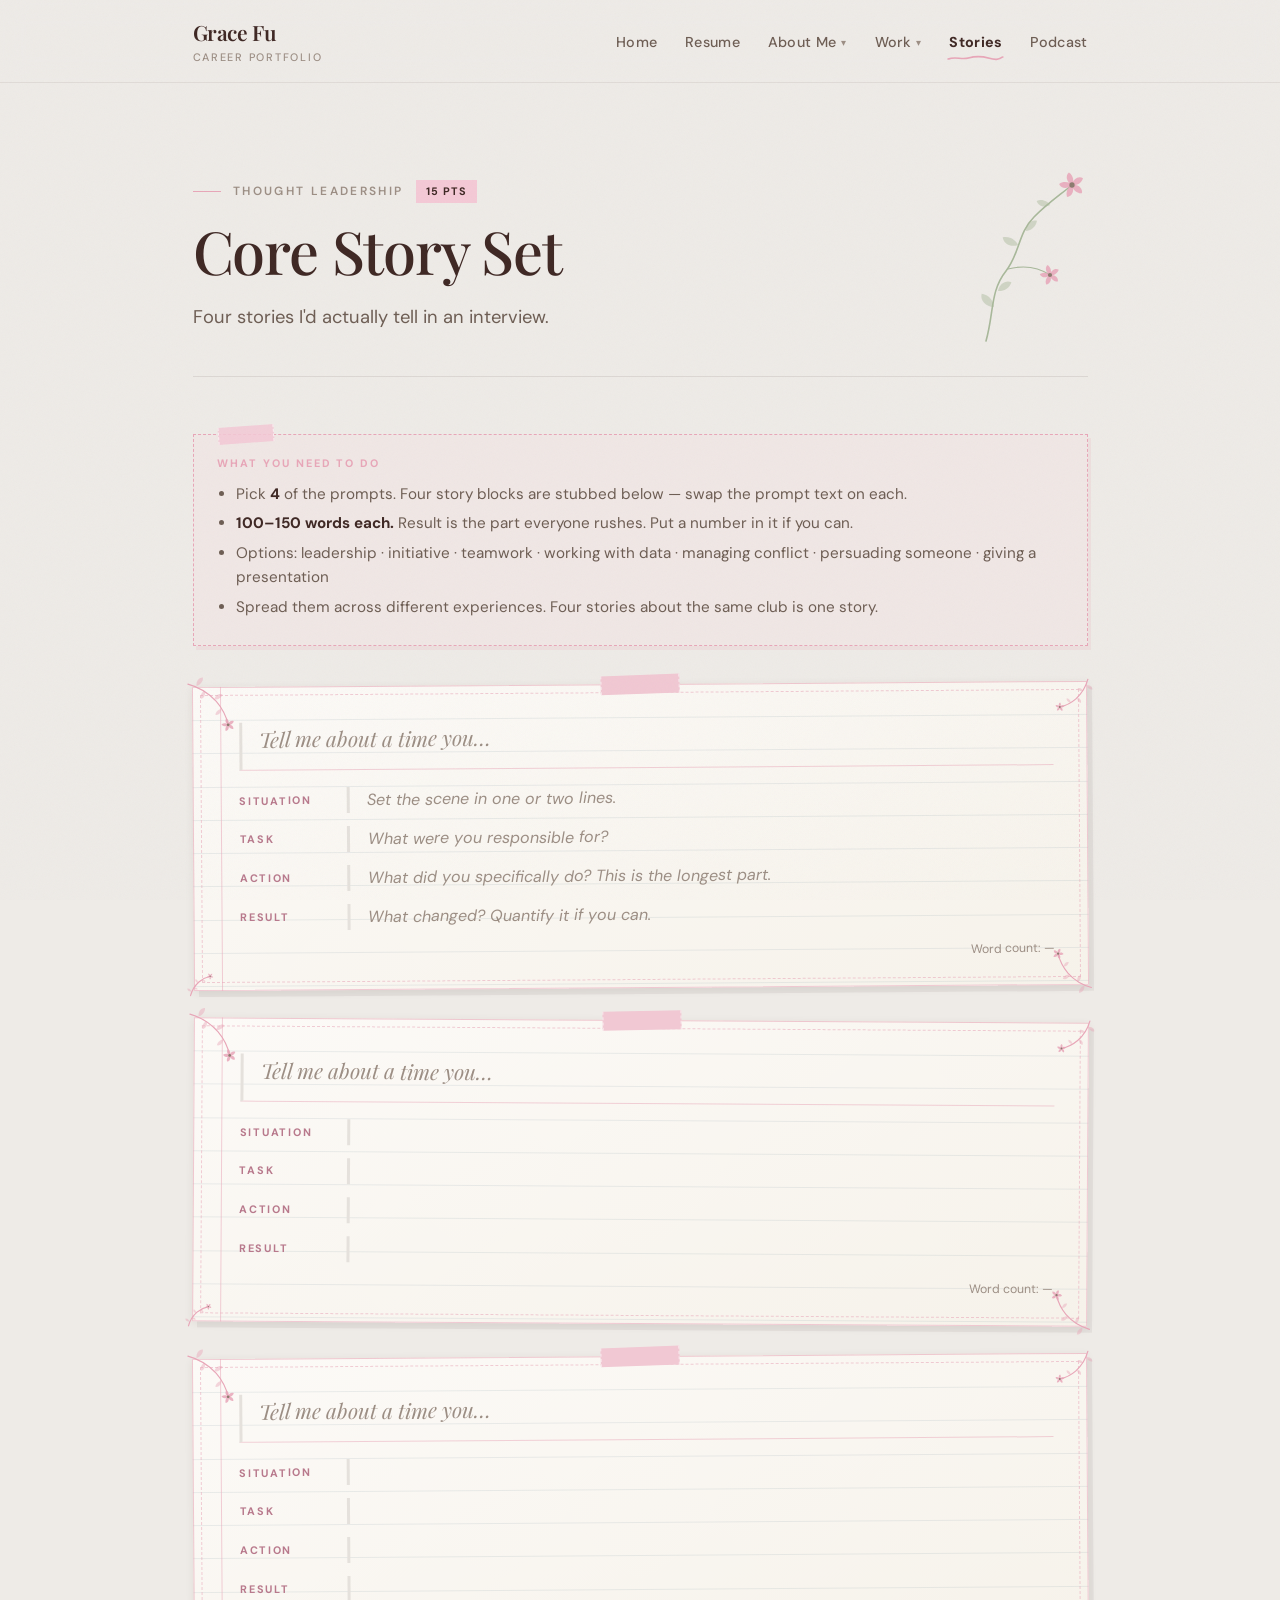
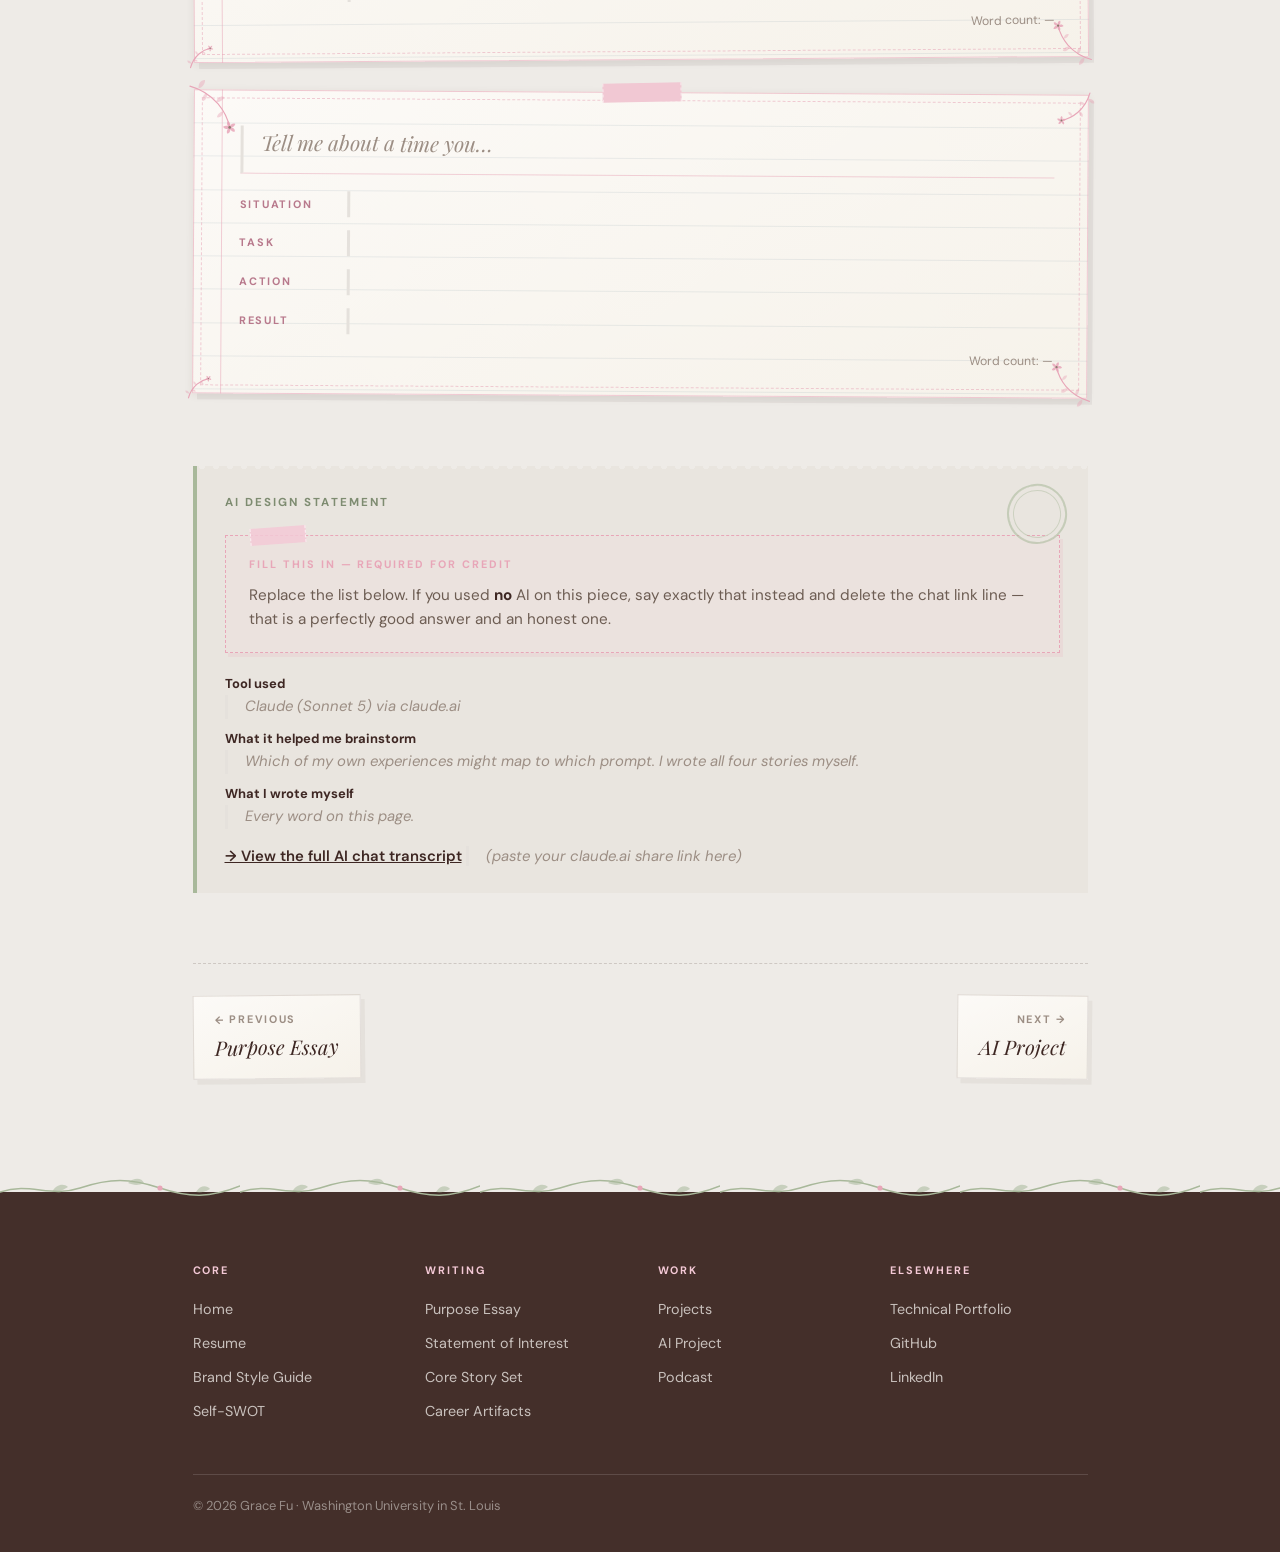
<file: stories.html>
<!DOCTYPE html>
<html lang="en">
<head>
    <meta charset="UTF-8">
    <meta name="viewport" content="width=device-width, initial-scale=1.0">
    <meta name="description" content="Core Story Set — Career portfolio of Grace Fu, CS &amp; Business student at Washington University in St. Louis.">
    <title>Core Story Set — Grace Fu</title>

    <link rel="icon" href="favicon.svg" type="image/svg+xml">
    <link rel="alternate icon" href="favicon-32.png" sizes="32x32" type="image/png">
    <link rel="apple-touch-icon" href="apple-touch-icon.png">

    <link rel="preconnect" href="https://fonts.googleapis.com">
    <link rel="preconnect" href="https://fonts.gstatic.com" crossorigin>
    <link href="https://fonts.googleapis.com/css2?family=DM+Sans:ital,opsz,wght@0,9..40,100..1000;1,9..40,100..1000&family=Playfair+Display:ital,wght@0,400..900;1,400..900&display=swap" rel="stylesheet">

    <link rel="stylesheet" href="styles.css">
    <script src="script.js" defer></script>
</head>
<body>
    <nav class="navbar" id="navbar">
        <div class="nav-container">
            <a href="index.html" class="nav-logo">Grace Fu<span>Career Portfolio</span></a>
            <ul class="nav-links" id="navLinks">
                <li><a href="index.html">Home</a></li>
                <li><a href="resume.html">Resume</a></li>
                <li class="nav-drop">
                    <button class="nav-drop-btn" aria-expanded="false">About Me</button>
                    <ul class="nav-drop-menu">
                        <li><a href="swot.html">Self-SWOT</a></li>
                        <li><a href="brand.html">Brand Style Guide</a></li>
                        <li><a href="purpose.html">Purpose Essay</a></li>
                        <li><a href="statement.html">Statement of Interest</a></li>
                        <li><a href="artifacts.html">Career Artifacts</a></li>
                    </ul>
                </li>
                <li class="nav-drop">
                    <button class="nav-drop-btn" aria-expanded="false">Work</button>
                    <ul class="nav-drop-menu">
                        <li><a href="projects.html">Projects</a></li>
                        <li><a href="ai-project.html">AI Project</a></li>
                    </ul>
                </li>
                <li><a href="stories.html" aria-current="page">Stories</a></li>
                <li><a href="podcast.html">Podcast</a></li>
            </ul>
            <button class="nav-toggle" id="navToggle" aria-label="Toggle navigation" aria-expanded="false">
                <span></span><span></span><span></span>
            </button>
        </div>
    </nav>

    <main>
        <div class="container">
            <div class="page-header">
                <p class="eyebrow">Thought Leadership <span class="points-pill">15 pts</span></p>
                <h1>Core Story Set</h1>
                <p class="lede">Four stories I'd actually tell in an interview.</p>
            </div>

            <section class="reveal">
                <div class="todo">
                    <span class="todo-label">What you need to do</span>
                    <ul>
                        <li>Pick <strong>4</strong> of the prompts. Four story blocks are stubbed below — swap the prompt text on each.</li>
                        <li><strong>100&ndash;150 words each.</strong> Result is the part everyone rushes. Put a number in it if you can.</li>
                        <li>Options: leadership · initiative · teamwork · working with data · managing conflict · persuading someone · giving a presentation</li>
                        <li>Spread them across different experiences. Four stories about the same club is one story.</li>
                    </ul>
                </div>

                <article class="story">
                    <p class="story-prompt placeholder">Tell me about a time you&hellip;</p>
                    <dl>
                        <div class="star-line"><dt>Situation</dt><dd class="placeholder">Set the scene in one or two lines.</dd></div>
                        <div class="star-line"><dt>Task</dt><dd class="placeholder">What were you responsible for?</dd></div>
                        <div class="star-line"><dt>Action</dt><dd class="placeholder">What did you specifically do? This is the longest part.</dd></div>
                        <div class="star-line"><dt>Result</dt><dd class="placeholder">What changed? Quantify it if you can.</dd></div>
                    </dl>
                    <p class="wordcount">Word count: —</p>
                </article>

                <article class="story">
                    <p class="story-prompt placeholder">Tell me about a time you&hellip;</p>
                    <dl>
                        <div class="star-line"><dt>Situation</dt><dd class="placeholder">&nbsp;</dd></div>
                        <div class="star-line"><dt>Task</dt><dd class="placeholder">&nbsp;</dd></div>
                        <div class="star-line"><dt>Action</dt><dd class="placeholder">&nbsp;</dd></div>
                        <div class="star-line"><dt>Result</dt><dd class="placeholder">&nbsp;</dd></div>
                    </dl>
                    <p class="wordcount">Word count: —</p>
                </article>

                <article class="story">
                    <p class="story-prompt placeholder">Tell me about a time you&hellip;</p>
                    <dl>
                        <div class="star-line"><dt>Situation</dt><dd class="placeholder">&nbsp;</dd></div>
                        <div class="star-line"><dt>Task</dt><dd class="placeholder">&nbsp;</dd></div>
                        <div class="star-line"><dt>Action</dt><dd class="placeholder">&nbsp;</dd></div>
                        <div class="star-line"><dt>Result</dt><dd class="placeholder">&nbsp;</dd></div>
                    </dl>
                    <p class="wordcount">Word count: —</p>
                </article>

                <article class="story">
                    <p class="story-prompt placeholder">Tell me about a time you&hellip;</p>
                    <dl>
                        <div class="star-line"><dt>Situation</dt><dd class="placeholder">&nbsp;</dd></div>
                        <div class="star-line"><dt>Task</dt><dd class="placeholder">&nbsp;</dd></div>
                        <div class="star-line"><dt>Action</dt><dd class="placeholder">&nbsp;</dd></div>
                        <div class="star-line"><dt>Result</dt><dd class="placeholder">&nbsp;</dd></div>
                    </dl>
                    <p class="wordcount">Word count: —</p>
                </article>
            </section>
            <div class="ai-disclosure reveal">
                <h3>AI Design Statement</h3>
                <div class="todo">
                    <span class="todo-label">Fill this in — required for credit</span>
                    Replace the list below. If you used <strong>no</strong> AI on this piece,
                    say exactly that instead and delete the chat link line — that is a perfectly
                    good answer and an honest one.
                </div>
                <dl>
                    <dt>Tool used</dt>
                    <dd class="placeholder">Claude (Sonnet 5) via claude.ai</dd>
                    <dt>What it helped me brainstorm</dt>
                    <dd class="placeholder">Which of my own experiences might map to which prompt. I wrote all four stories myself.</dd>
                    <dt>What I wrote myself</dt>
                    <dd class="placeholder">Every word on this page.</dd>
                </dl>
                <p class="ai-link-row">
                    <a href="#" data-todo="chat-link">→ View the full AI chat transcript</a>
                    <span class="placeholder"> (paste your claude.ai share link here)</span>
                </p>
            </div>
            <nav class="page-steps" aria-label="Previous and next portfolio pages">
                <a class="page-step page-step-prev" href="purpose.html">
                    <span class="page-step-dir">Previous</span>
                    <span class="page-step-title">Purpose Essay</span>
                </a>
                <a class="page-step page-step-next" href="ai-project.html">
                    <span class="page-step-dir">Next</span>
                    <span class="page-step-title">AI Project</span>
                </a>
            </nav>
        </div>
    </main>

    <footer class="site-footer">
        <div class="container">
            <div class="footer-grid">
                <div>
                    <h4>Core</h4>
                    <ul>
                        <li><a href="index.html">Home</a></li>
                        <li><a href="resume.html">Resume</a></li>
                        <li><a href="brand.html">Brand Style Guide</a></li>
                        <li><a href="swot.html">Self-SWOT</a></li>
                    </ul>
                </div>
                <div>
                    <h4>Writing</h4>
                    <ul>
                        <li><a href="purpose.html">Purpose Essay</a></li>
                        <li><a href="statement.html">Statement of Interest</a></li>
                        <li><a href="stories.html">Core Story Set</a></li>
                        <li><a href="artifacts.html">Career Artifacts</a></li>
                    </ul>
                </div>
                <div>
                    <h4>Work</h4>
                    <ul>
                        <li><a href="projects.html">Projects</a></li>
                        <li><a href="ai-project.html">AI Project</a></li>
                        <li><a href="podcast.html">Podcast</a></li>
                    </ul>
                </div>
                <div>
                    <h4>Elsewhere</h4>
                    <ul>
                        <li><a href="https://grcfu.github.io">Technical Portfolio</a></li>
                        <li><a href="https://github.com/grcfu">GitHub</a></li>
                        <li><a href="#" data-todo="linkedin">LinkedIn</a></li>
                    </ul>
                </div>
            </div>
            <div class="footer-bottom">
                <span>&copy; 2026 Grace Fu · Washington University in St. Louis</span>
            </div>
        </div>
    </footer>
</body>
</html>
</file>
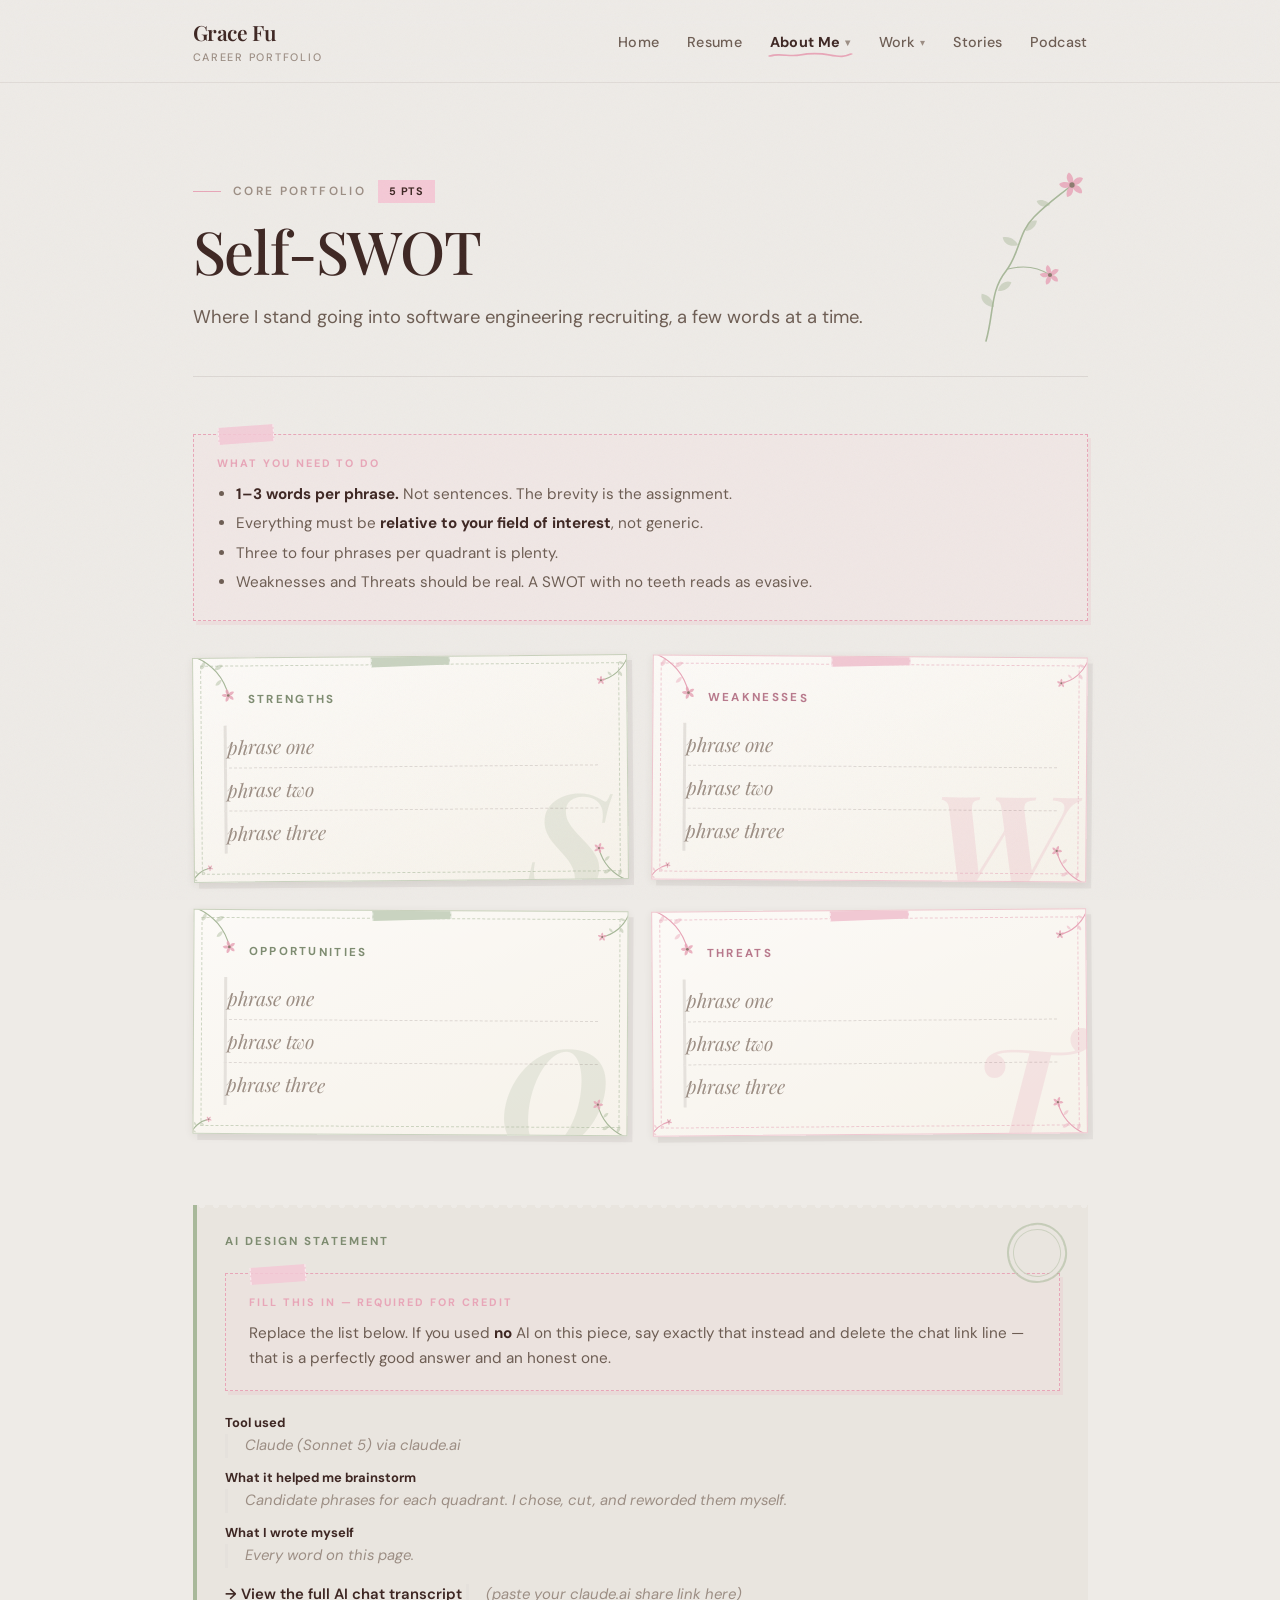
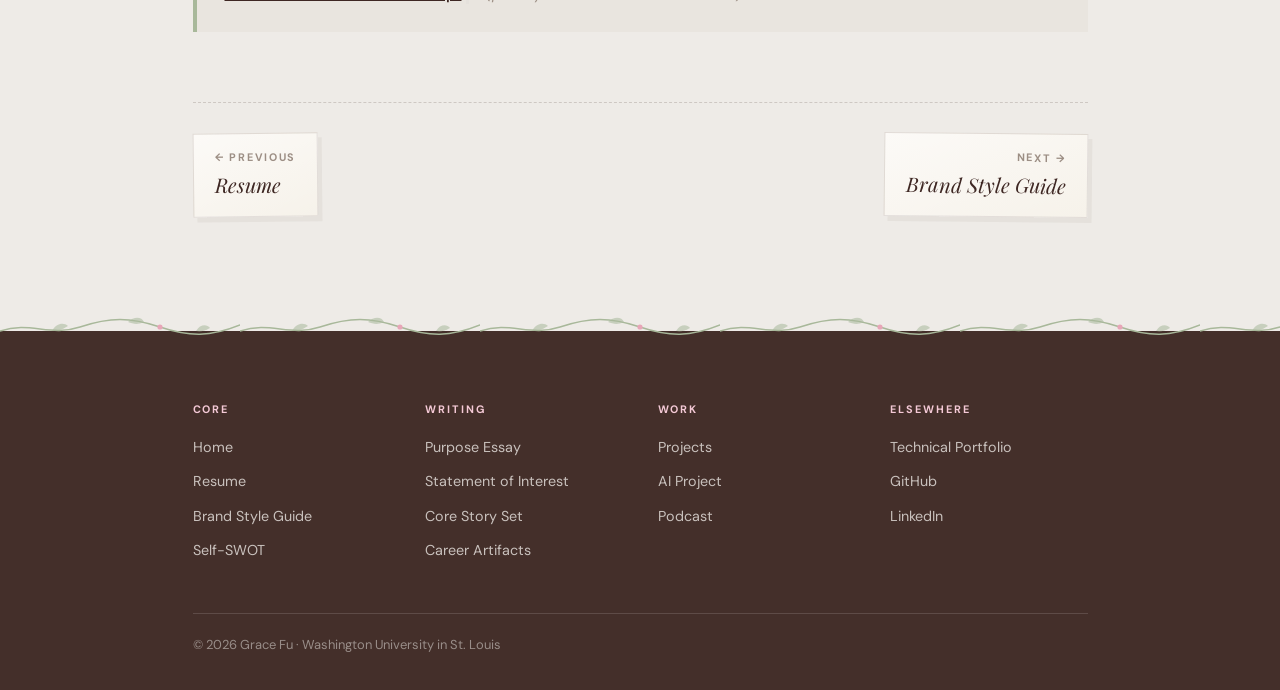
<file: swot.html>
<!DOCTYPE html>
<html lang="en">
<head>
    <meta charset="UTF-8">
    <meta name="viewport" content="width=device-width, initial-scale=1.0">
    <meta name="description" content="Self-SWOT — Career portfolio of Grace Fu, CS &amp; Business student at Washington University in St. Louis.">
    <title>Self-SWOT — Grace Fu</title>

    <link rel="icon" href="favicon.svg" type="image/svg+xml">
    <link rel="alternate icon" href="favicon-32.png" sizes="32x32" type="image/png">
    <link rel="apple-touch-icon" href="apple-touch-icon.png">

    <link rel="preconnect" href="https://fonts.googleapis.com">
    <link rel="preconnect" href="https://fonts.gstatic.com" crossorigin>
    <link href="https://fonts.googleapis.com/css2?family=DM+Sans:ital,opsz,wght@0,9..40,100..1000;1,9..40,100..1000&family=Playfair+Display:ital,wght@0,400..900;1,400..900&display=swap" rel="stylesheet">

    <link rel="stylesheet" href="styles.css">
    <script src="script.js" defer></script>
</head>
<body>
    <nav class="navbar" id="navbar">
        <div class="nav-container">
            <a href="index.html" class="nav-logo">Grace Fu<span>Career Portfolio</span></a>
            <ul class="nav-links" id="navLinks">
                <li><a href="index.html">Home</a></li>
                <li><a href="resume.html">Resume</a></li>
                <li class="nav-drop">
                    <button class="nav-drop-btn" aria-expanded="false">About Me</button>
                    <ul class="nav-drop-menu">
                        <li><a href="swot.html" aria-current="page">Self-SWOT</a></li>
                        <li><a href="brand.html">Brand Style Guide</a></li>
                        <li><a href="purpose.html">Purpose Essay</a></li>
                        <li><a href="statement.html">Statement of Interest</a></li>
                        <li><a href="artifacts.html">Career Artifacts</a></li>
                    </ul>
                </li>
                <li class="nav-drop">
                    <button class="nav-drop-btn" aria-expanded="false">Work</button>
                    <ul class="nav-drop-menu">
                        <li><a href="projects.html">Projects</a></li>
                        <li><a href="ai-project.html">AI Project</a></li>
                    </ul>
                </li>
                <li><a href="stories.html">Stories</a></li>
                <li><a href="podcast.html">Podcast</a></li>
            </ul>
            <button class="nav-toggle" id="navToggle" aria-label="Toggle navigation" aria-expanded="false">
                <span></span><span></span><span></span>
            </button>
        </div>
    </nav>

    <main>
        <div class="container">
            <div class="page-header">
                <p class="eyebrow">Core Portfolio <span class="points-pill">5 pts</span></p>
                <h1>Self-SWOT</h1>
                <p class="lede">Where I stand going into software engineering recruiting, a few words at a time.</p>
            </div>

            <section class="reveal">
                <div class="todo">
                    <span class="todo-label">What you need to do</span>
                    <ul>
                        <li><strong>1&ndash;3 words per phrase.</strong> Not sentences. The brevity is the assignment.</li>
                        <li>Everything must be <strong>relative to your field of interest</strong>, not generic.</li>
                        <li>Three to four phrases per quadrant is plenty.</li>
                        <li>Weaknesses and Threats should be real. A SWOT with no teeth reads as evasive.</li>
                    </ul>
                </div>

                <div class="swot-grid">
                    <div class="swot-cell s">
                        <h3>Strengths</h3>
                        <ul>
                            <li class="placeholder">phrase one</li>
                            <li class="placeholder">phrase two</li>
                            <li class="placeholder">phrase three</li>
                        </ul>
                    </div>
                    <div class="swot-cell w">
                        <h3>Weaknesses</h3>
                        <ul>
                            <li class="placeholder">phrase one</li>
                            <li class="placeholder">phrase two</li>
                            <li class="placeholder">phrase three</li>
                        </ul>
                    </div>
                    <div class="swot-cell o">
                        <h3>Opportunities</h3>
                        <ul>
                            <li class="placeholder">phrase one</li>
                            <li class="placeholder">phrase two</li>
                            <li class="placeholder">phrase three</li>
                        </ul>
                    </div>
                    <div class="swot-cell t">
                        <h3>Threats</h3>
                        <ul>
                            <li class="placeholder">phrase one</li>
                            <li class="placeholder">phrase two</li>
                            <li class="placeholder">phrase three</li>
                        </ul>
                    </div>
                </div>
            </section>
            <div class="ai-disclosure reveal">
                <h3>AI Design Statement</h3>
                <div class="todo">
                    <span class="todo-label">Fill this in — required for credit</span>
                    Replace the list below. If you used <strong>no</strong> AI on this piece,
                    say exactly that instead and delete the chat link line — that is a perfectly
                    good answer and an honest one.
                </div>
                <dl>
                    <dt>Tool used</dt>
                    <dd class="placeholder">Claude (Sonnet 5) via claude.ai</dd>
                    <dt>What it helped me brainstorm</dt>
                    <dd class="placeholder">Candidate phrases for each quadrant. I chose, cut, and reworded them myself.</dd>
                    <dt>What I wrote myself</dt>
                    <dd class="placeholder">Every word on this page.</dd>
                </dl>
                <p class="ai-link-row">
                    <a href="#" data-todo="chat-link">→ View the full AI chat transcript</a>
                    <span class="placeholder"> (paste your claude.ai share link here)</span>
                </p>
            </div>
            <nav class="page-steps" aria-label="Previous and next portfolio pages">
                <a class="page-step page-step-prev" href="resume.html">
                    <span class="page-step-dir">Previous</span>
                    <span class="page-step-title">Resume</span>
                </a>
                <a class="page-step page-step-next" href="brand.html">
                    <span class="page-step-dir">Next</span>
                    <span class="page-step-title">Brand Style Guide</span>
                </a>
            </nav>
        </div>
    </main>

    <footer class="site-footer">
        <div class="container">
            <div class="footer-grid">
                <div>
                    <h4>Core</h4>
                    <ul>
                        <li><a href="index.html">Home</a></li>
                        <li><a href="resume.html">Resume</a></li>
                        <li><a href="brand.html">Brand Style Guide</a></li>
                        <li><a href="swot.html">Self-SWOT</a></li>
                    </ul>
                </div>
                <div>
                    <h4>Writing</h4>
                    <ul>
                        <li><a href="purpose.html">Purpose Essay</a></li>
                        <li><a href="statement.html">Statement of Interest</a></li>
                        <li><a href="stories.html">Core Story Set</a></li>
                        <li><a href="artifacts.html">Career Artifacts</a></li>
                    </ul>
                </div>
                <div>
                    <h4>Work</h4>
                    <ul>
                        <li><a href="projects.html">Projects</a></li>
                        <li><a href="ai-project.html">AI Project</a></li>
                        <li><a href="podcast.html">Podcast</a></li>
                    </ul>
                </div>
                <div>
                    <h4>Elsewhere</h4>
                    <ul>
                        <li><a href="https://grcfu.github.io">Technical Portfolio</a></li>
                        <li><a href="https://github.com/grcfu">GitHub</a></li>
                        <li><a href="#" data-todo="linkedin">LinkedIn</a></li>
                    </ul>
                </div>
            </div>
            <div class="footer-bottom">
                <span>&copy; 2026 Grace Fu · Washington University in St. Louis</span>
            </div>
        </div>
    </footer>
</body>
</html>
</file>
<file: styles.css>
/* ============================================
   GRACE FU · CAREER PORTFOLIO (MGT)
   Editorial · Cream & Blush Pink
   Brand carried over from grcfu.github.io
   ============================================ */

:root {
    /* Colors — Cream / Blush / Espresso */
    --bg-primary: #EEEBE7;
    --bg-secondary: #E5E1DC;
    --bg-dark: #442F2A;
    --accent-pink: #F4C9D6;
    --accent-pink-dark: #E8A6B8;
    --accent-sage: #A8B89A;
    --sage-ink: #7E8C71;
    --paper: linear-gradient(158deg, #FCFAF7 0%, #F6F2EA 100%);
    --text-primary: #3E2723;
    --text-secondary: #6D5D53;
    --text-muted: #9C8E84;
    --text-light: #EEEBE7;
    --white: #FFFFFF;

    --font-display: 'Playfair Display', Georgia, serif;
    --font-body: 'DM Sans', -apple-system, BlinkMacSystemFont, sans-serif;

    --section-padding: clamp(3.25rem, 8vw, 6.5rem);
    --container-max: 1000px;
    --container-padding: clamp(1rem, 5vw, 3rem);

    --transition-fast: 0.2s ease;
    --transition-medium: 0.4s ease;

    --shadow-sm: 0 2px 8px rgba(68, 47, 42, 0.08);
    --shadow-md: 0 4px 20px rgba(68, 47, 42, 0.12);
    --shadow-lg: 0 8px 40px rgba(68, 47, 42, 0.16);
}

*, *::before, *::after { box-sizing: border-box; margin: 0; padding: 0; }

html { scroll-behavior: smooth; font-size: 17.5px; }

body {
    font-family: var(--font-body);
    background-color: var(--bg-primary);
    color: var(--text-primary);
    line-height: 1.6;
    overflow-x: hidden;
}

/* Subtle film grain overlay — same as the main site */
body::after {
    content: '';
    position: fixed;
    top: 0; left: 0;
    width: 100%; height: 100%;
    pointer-events: none;
    z-index: 9998;
    opacity: 0.035;
    background-image: url("data:image/svg+xml,%3Csvg viewBox='0 0 512 512' xmlns='http://www.w3.org/2000/svg'%3E%3Cfilter id='n'%3E%3CfeTurbulence type='fractalNoise' baseFrequency='0.7' numOctaves='4' stitchTiles='stitch'/%3E%3C/filter%3E%3Crect width='100%25' height='100%25' filter='url(%23n)'/%3E%3C/svg%3E");
    background-repeat: repeat;
    background-size: 256px 256px;
}

::selection { background-color: var(--accent-pink); color: var(--text-primary); }

a { color: inherit; }

/* ============================================
   NAVIGATION
   ============================================ */
.navbar {
    position: sticky;
    top: 0;
    z-index: 1000;
    padding: 0.9rem 0;
    background-color: rgba(238, 235, 231, 0.88);
    backdrop-filter: blur(12px);
    -webkit-backdrop-filter: blur(12px);
    border-bottom: 1px solid rgba(62, 39, 35, 0.08);
    transition: box-shadow var(--transition-medium);
}

.navbar.scrolled { box-shadow: var(--shadow-sm); }

.nav-container {
    max-width: var(--container-max);
    margin: 0 auto;
    padding: 0 var(--container-padding);
    display: flex;
    align-items: center;
    justify-content: space-between;
    gap: 1rem;
}

.nav-logo {
    font-family: var(--font-display);
    font-size: 1.2rem;
    font-weight: 600;
    text-decoration: none;
    letter-spacing: -0.02em;
    white-space: nowrap;
}
.nav-logo span { display: block; font-family: var(--font-body); font-size: 0.62rem;
    letter-spacing: 0.16em; text-transform: uppercase; color: var(--text-muted); font-weight: 500; }

.nav-links { display: flex; list-style: none; gap: 1.6rem; align-items: center; }

.nav-links > li { position: relative; }

.nav-links a, .nav-drop-btn {
    font-family: var(--font-body);
    font-size: 0.82rem;
    font-weight: 500;
    color: var(--text-secondary);
    text-decoration: none;
    letter-spacing: 0.02em;
    transition: color var(--transition-fast);
    position: relative;
    background: none; border: none; cursor: pointer; padding: 0;
    display: inline-flex; align-items: center; gap: 0.3rem;
}

.nav-links > li > a::after {
    content: ''; position: absolute; bottom: -4px; left: 0;
    width: 0; height: 2px; background-color: var(--accent-pink);
    transition: width var(--transition-fast);
}
.nav-links > li > a:hover::after { width: 100%; }
.nav-links a:hover, .nav-drop-btn:hover { color: var(--text-primary); }

.nav-links a[aria-current="page"] { color: var(--text-primary); font-weight: 700; }

.nav-drop-btn::after { content: '▾'; font-size: 0.7em; color: var(--text-muted); }

/* Dropdown */
.nav-drop-menu {
    position: absolute; top: calc(100% + 0.65rem); left: 50%;
    transform: translateX(-50%) translateY(-6px);
    min-width: 210px;
    background-color: var(--white);
    border: 1px solid rgba(62, 39, 35, 0.1);
    box-shadow: var(--shadow-md);
    list-style: none;
    padding: 0.4rem 0;
    opacity: 0; visibility: hidden;
    transition: all var(--transition-fast);
}
.nav-drop.open .nav-drop-menu { opacity: 1; visibility: visible; transform: translateX(-50%) translateY(0); }
.nav-drop-menu a { display: block; padding: 0.5rem 1rem; font-size: 0.8rem; }
.nav-drop-menu a:hover { background-color: var(--bg-secondary); }

.nav-toggle {
    display: none; flex-direction: column; gap: 5px;
    background: none; border: none; cursor: pointer; padding: 0.5rem;
}
.nav-toggle span { display: block; width: 24px; height: 2px; background-color: var(--text-primary);
    transition: all var(--transition-fast); }

/* ============================================
   LAYOUT
   ============================================ */
.container { max-width: var(--container-max); margin: 0 auto; padding: 0 var(--container-padding); }

.page-header {
    position: relative;
    padding: clamp(3rem, 8vw, 5.5rem) 0 clamp(1.5rem, 4vw, 2.5rem);
    border-bottom: 1px solid rgba(62, 39, 35, 0.1);
    margin-bottom: clamp(2rem, 5vw, 3.25rem);
}

.eyebrow {
    font-size: 0.68rem; letter-spacing: 0.2em; text-transform: uppercase;
    color: var(--text-muted); font-weight: 600; margin-bottom: 0.9rem;
    display: flex; align-items: center; gap: 0.7rem; flex-wrap: wrap;
}
.eyebrow::before { content: ''; width: 28px; height: 1px; background-color: var(--accent-pink-dark); }

.points-pill {
    background-color: var(--accent-pink); color: var(--text-primary);
    padding: 0.18rem 0.6rem; letter-spacing: 0.08em; font-weight: 700; font-size: 0.62rem;
}

h1 {
    font-family: var(--font-display);
    font-size: clamp(2.1rem, 6vw, 3.4rem);
    font-weight: 500; line-height: 1.08; letter-spacing: -0.02em;
}
h1 em { font-style: italic; color: var(--text-secondary); }

.lede { font-size: 1.05rem; color: var(--text-secondary); max-width: 60ch; margin-top: 1.1rem; }

h2 {
    font-family: var(--font-display); font-weight: 500;
    font-size: clamp(1.4rem, 3.5vw, 1.9rem); letter-spacing: -0.01em;
    margin-bottom: 0.9rem;
}
h3 { font-family: var(--font-display); font-weight: 600; font-size: 1.15rem; margin-bottom: 0.5rem; }

section { margin-bottom: clamp(2.5rem, 6vw, 4rem); }
p + p { margin-top: 1rem; }

main { padding-bottom: clamp(3rem, 8vw, 5rem); }

/* ============================================
   SCAFFOLD / TODO BLOCKS — delete as you fill in
   ============================================ */
.todo {
    border: 1.5px dashed var(--accent-pink-dark);
    background-color: rgba(244, 201, 214, 0.14);
    padding: 1.15rem 1.35rem;
    margin: 1.25rem 0;
    font-size: 0.87rem;
    color: var(--text-secondary);
}
.todo-label {
    font-size: 0.62rem; letter-spacing: 0.18em; text-transform: uppercase;
    font-weight: 700; color: var(--accent-pink-dark); display: block; margin-bottom: 0.55rem;
}
.todo ul { margin: 0.5rem 0 0 1.1rem; }
.todo li { margin-bottom: 0.3rem; }
.todo strong { color: var(--text-primary); }

.placeholder {
    color: var(--text-muted); font-style: italic;
    border-left: 3px solid var(--bg-secondary); padding-left: 1rem;
}

/* ============================================
   PRESSED PLATES
   The shared frame for hub cards, stories and SWOT quadrants: paper
   gradient, inset dashed mount rule, washi tape, four corner sprigs from
   one rotated symbol, and a hand-placed tilt that straightens on hover.
   --hue tints the tape, rule and sprigs per category.
   ============================================ */
.hb-defs { position: absolute; width: 0; height: 0; overflow: hidden; }

.plate {
    --hue: var(--accent-sage);
    --rot: 0deg;
    position: relative;
    background-image: var(--paper);
    border: 1px solid color-mix(in srgb, var(--hue) 58%, transparent);
    box-shadow: 5px 6px 0 rgba(62, 39, 35, 0.06), var(--shadow-sm);
    transform: rotate(var(--rot));
    transition: transform 0.4s cubic-bezier(0.34, 1.4, 0.64, 1),
                box-shadow 0.4s cubic-bezier(0.34, 1.4, 0.64, 1),
                border-color var(--transition-fast);
}

.plate::after {
    content: '';
    position: absolute;
    inset: 7px;
    border: 1px dashed color-mix(in srgb, var(--hue) 55%, transparent);
    pointer-events: none;
}

.tape {
    position: absolute;
    top: -0.55rem;
    left: 50%;
    width: 4.5rem;
    height: 1.1rem;
    transform: translateX(-50%) rotate(-1.6deg);
    background-color: color-mix(in srgb, var(--hue, var(--accent-pink)) 62%, var(--white));
    border-left: 1px dashed rgba(255, 255, 255, 0.6);
    border-right: 1px dashed rgba(255, 255, 255, 0.6);
    pointer-events: none;
    z-index: 2;
}

.plate-sprig {
    --sr: 0deg;
    position: absolute;
    width: 2.9rem;
    height: 2.9rem;
    color: var(--hue);
    overflow: visible;
    pointer-events: none;
    transform: rotate(var(--sr));
    transition: transform 0.45s cubic-bezier(0.34, 1.4, 0.64, 1);
    z-index: 1;
}
.plate-sprig-tl { top: -0.4rem; left: -0.4rem; }
.plate-sprig-tr { --sr: 90deg; width: 2rem; height: 2rem; top: -0.25rem; right: -0.25rem; }
.plate-sprig-br { --sr: 180deg; width: 2.4rem; height: 2.4rem; right: -0.3rem; bottom: -0.3rem; }
.plate-sprig-bl { --sr: 270deg; width: 1.4rem; height: 1.4rem; bottom: -0.35rem; left: -0.35rem; }

/* ============================================
   HUB GRID
   ============================================ */
.hub-grid {
    display: grid; gap: 1.6rem 1.4rem;
    grid-template-columns: repeat(auto-fill, minmax(240px, 1fr));
    padding-top: 0.75rem;
}

.hub-card {
    --hue: var(--accent-pink-dark);
    display: block; text-decoration: none;
    padding: 1.75rem 1.6rem 1.45rem;
}
.hub-card.is-sage { --hue: var(--accent-sage); }
.hub-card:nth-child(3n + 1) { --rot: -0.7deg; }
.hub-card:nth-child(3n + 2) { --rot: 0.5deg; }
.hub-card:nth-child(3n + 3) { --rot: -0.35deg; }

.hub-card:hover,
.hub-card:focus-visible {
    transform: translateY(-6px) rotate(0deg);
    box-shadow: 8px 10px 0 rgba(62, 39, 35, 0.09), var(--shadow-md);
    border-color: color-mix(in srgb, var(--hue) 90%, transparent);
}
.hub-card:hover .plate-sprig,
.hub-card:focus-visible .plate-sprig { transform: rotate(var(--sr)) scale(1.12); }

.hub-card h3 { font-style: italic; font-size: 1.3rem; margin: 0.35rem 0 0.35rem; }
.hub-card p { font-size: 0.82rem; color: var(--text-secondary); }
.hub-card .pts {
    position: absolute; top: 1.15rem; right: 1.35rem;
    font-size: 0.6rem; font-weight: 700; letter-spacing: 0.1em;
    color: var(--text-primary);
    background-color: var(--white);
    border: 1px dashed rgba(62, 39, 35, 0.4);
    padding: 0.22rem 0.5rem;
    z-index: 2;
}

/* ============================================
   SWOT 2x2 GRID
   Four separate plates rather than one ruled box, each with its
   initial pressed faintly into the paper behind the phrases.
   ============================================ */
.swot-grid {
    display: grid; grid-template-columns: 1fr 1fr; gap: 1.6rem 1.4rem;
    padding-top: 0.75rem;
}
.swot-cell { padding: 1.9rem 1.7rem 1.6rem; min-height: 190px; overflow: hidden; }
.swot-cell.s, .swot-cell.o { --hue: var(--accent-sage); }
.swot-cell.w, .swot-cell.t { --hue: var(--accent-pink-dark); }
.swot-cell.s { --rot: -0.5deg; }
.swot-cell.w { --rot: 0.4deg; }
.swot-cell.o { --rot: 0.3deg; }
.swot-cell.t { --rot: -0.45deg; }

.swot-cell::before {
    position: absolute;
    right: 1.1rem;
    bottom: -1.6rem;
    font-family: var(--font-display);
    font-style: italic;
    font-weight: 700;
    font-size: 8rem;
    line-height: 1;
    color: color-mix(in srgb, var(--hue) 22%, transparent);
    pointer-events: none;
}
.swot-cell.s::before { content: 'S'; }
.swot-cell.w::before { content: 'W'; }
.swot-cell.o::before { content: 'O'; }
.swot-cell.t::before { content: 'T'; }

.swot-cell h3 {
    position: relative;
    padding-left: 1.4rem;
    font-family: var(--font-body); font-size: 0.66rem; letter-spacing: 0.2em;
    text-transform: uppercase; color: var(--sage-ink); font-weight: 700; margin-bottom: 0.9rem;
}
.swot-cell.w h3, .swot-cell.t h3 { color: #B8798C; }
.swot-cell ul { position: relative; list-style: none; }
.swot-cell li {
    font-family: var(--font-display); font-size: 1.1rem; font-style: italic;
    padding: 0.32rem 0; border-bottom: 1px dashed rgba(62, 39, 35, 0.14);
}
.swot-cell li:last-child { border-bottom: none; }

@media (max-width: 640px) { .swot-grid { grid-template-columns: 1fr; } }

/* ============================================
   BRAND STYLE GUIDE
   Swatches as taped paint chips; type specimens with a big pressed glyph.
   ============================================ */
.swatch-row {
    display: grid; gap: 1.6rem 1.3rem;
    grid-template-columns: repeat(auto-fill, minmax(150px, 1fr));
    padding-top: 0.75rem;
}
.swatch {
    --hue: var(--accent-pink);
    position: relative;
    background-color: var(--white);
    padding: 0.5rem 0.5rem 0;
    box-shadow: 0 1px 2px rgba(62, 39, 35, 0.12), 3px 6px 12px rgba(62, 39, 35, 0.1);
    transform: rotate(-1deg);
    transition: transform 0.4s cubic-bezier(0.34, 1.4, 0.64, 1);
}
.swatch:nth-child(even) { transform: rotate(0.8deg); }
.swatch:nth-child(3) { --hue: var(--accent-sage); }
.swatch:hover { transform: rotate(0deg) translateY(-4px); }
.swatch-chip { height: 110px; border: 1px solid rgba(62, 39, 35, 0.08); }
.swatch-cream { background-color: #EEEBE7; }
.swatch-blush { background-color: #F4C9D6; }
.swatch-espresso { background-color: #3E2723; }
.swatch-sage { background-color: #A8B89A; }
.swatch-meta { padding: 0.7rem 0.35rem 0.8rem; font-size: 0.75rem; }
.swatch-meta strong { display: block; font-family: var(--font-display); font-style: italic; font-size: 1.05rem; }
.swatch-meta code { color: var(--text-muted); font-size: 0.72rem; letter-spacing: 0.04em; }

.type-specimen {
    position: relative;
    border-left: 4px solid var(--accent-pink);
    padding: 0.4rem 0 0.4rem 1.2rem;
    margin: 1.4rem 0;
}
.type-specimen::after {
    position: absolute;
    right: 0;
    top: 50%;
    transform: translateY(-50%);
    font-size: 4.5rem;
    line-height: 1;
    color: color-mix(in srgb, var(--accent-pink-dark) 35%, transparent);
    pointer-events: none;
}
.type-specimen:first-of-type::after { content: 'Aa'; font-family: var(--font-display); font-style: italic; }
.type-specimen:last-of-type::after { content: 'Aa'; font-family: var(--font-body); }
.type-specimen .sample-display { font-family: var(--font-display); font-size: 2.2rem; line-height: 1.15; }
.type-specimen .sample-body { font-family: var(--font-body); font-size: 1rem; max-width: 52ch; }
.type-specimen .type-name { font-size: 0.66rem; letter-spacing: 0.18em; text-transform: uppercase;
    color: var(--text-muted); font-weight: 600; margin-bottom: 0.4rem; }

.adjectives { display: flex; flex-wrap: wrap; gap: 0.7rem; }
.adjectives span {
    font-family: var(--font-display); font-size: 1.1rem; font-style: italic;
    background-color: var(--white);
    border: 1px dashed var(--accent-pink-dark); padding: 0.45rem 1.1rem;
}
.adjectives span:nth-child(odd) { transform: rotate(-1.2deg); }
.adjectives span:nth-child(even) { transform: rotate(1deg); }

/* ============================================
   STAR STORIES
   Each story is a ruled index card: faint lines, a blush margin rule, and
   the plate frame around it. These are the cards you'd study before an
   interview.
   ============================================ */
.todo + .story { margin-top: 2.2rem; }
.story {
    --hue: var(--accent-pink-dark);
    padding: 2rem 1.9rem 1.5rem 2.6rem;
    margin-bottom: 1.8rem;
    background-image:
        linear-gradient(to right, transparent 1.55rem, rgba(232, 166, 184, 0.55) 1.55rem, rgba(232, 166, 184, 0.55) calc(1.55rem + 1px), transparent calc(1.55rem + 1px)),
        repeating-linear-gradient(to bottom, transparent 0, transparent calc(1.9rem - 1px), rgba(148, 167, 176, 0.18) calc(1.9rem - 1px), rgba(148, 167, 176, 0.18) 1.9rem),
        var(--paper);
}
.story:nth-of-type(odd) { --rot: -0.4deg; }
.story:nth-of-type(even) { --rot: 0.35deg; }
.story-prompt {
    position: relative;
    font-family: var(--font-display); font-style: italic; font-size: 1.2rem;
    padding-bottom: 0.75rem; margin-bottom: 1rem;
    border-bottom: 1px solid rgba(232, 166, 184, 0.5);
}
.star-line { position: relative; display: grid; grid-template-columns: 90px 1fr; gap: 1rem; margin-bottom: 0.75rem; }
.star-line dt {
    font-size: 0.62rem; letter-spacing: 0.16em; text-transform: uppercase;
    font-weight: 700; color: #B8798C; padding-top: 0.25rem;
}
.star-line dd { font-size: 0.92rem; }
@media (max-width: 560px) { .star-line { grid-template-columns: 1fr; gap: 0.2rem; } }

.wordcount { position: relative; font-size: 0.7rem; color: var(--text-muted); text-align: right; margin-top: 0.8rem; }

/* ============================================
   EMBEDS / DOCS
   ============================================ */
.doc-embed {
    width: 100%; height: 720px; border: 1px solid rgba(62, 39, 35, 0.14);
    background-color: var(--white);
}
.video-embed { position: relative; padding-bottom: 56.25%; height: 0; overflow: hidden;
    border: 1px solid rgba(62, 39, 35, 0.14); background-color: var(--bg-secondary); }
.video-embed iframe, .video-embed video {
    position: absolute; top: 0; left: 0; width: 100%; height: 100%; border: 0; }

.btn {
    display: inline-flex; align-items: center; gap: 0.5rem;
    background-color: var(--text-primary); color: var(--text-light);
    padding: 0.7rem 1.4rem; text-decoration: none;
    font-size: 0.82rem; font-weight: 600; letter-spacing: 0.04em;
    transition: background-color var(--transition-fast);
}
.btn:hover { background-color: var(--bg-dark); }
.btn.secondary { background-color: transparent; color: var(--text-primary);
    border: 1.5px solid var(--text-primary); }
.btn.secondary:hover { background-color: var(--accent-pink); }

.btn-row { display: flex; gap: 0.8rem; flex-wrap: wrap; margin: 1.2rem 0; }

/* ============================================
   AI DISCLOSURE BLOCK, required per piece
   Styled as a library checkout card: perforated top edge, sage spine,
   and a faint ring stamp in the corner.
   ============================================ */
.ai-disclosure {
    position: relative;
    background-color: #E9E5DF;
    border-left: 4px solid var(--accent-sage);
    padding: 1.6rem 1.6rem 1.4rem;
    margin-top: clamp(2.5rem, 5vw, 3.5rem);
    font-size: 0.85rem;
}
.ai-disclosure::before {
    content: '';
    position: absolute;
    top: -5px;
    left: 0;
    right: 0;
    height: 10px;
    background-image: radial-gradient(circle at 5px 5px, var(--bg-primary) 3px, transparent 3.5px);
    background-size: 14px 10px;
}
.ai-disclosure::after {
    content: '';
    position: absolute;
    top: 1rem;
    right: 1.2rem;
    width: 3.4rem;
    height: 3.4rem;
    border: 2px solid color-mix(in srgb, var(--accent-sage) 55%, transparent);
    border-radius: 50%;
    box-shadow: inset 0 0 0 4px #E9E5DF, inset 0 0 0 5px color-mix(in srgb, var(--accent-sage) 45%, transparent);
    transform: rotate(-12deg);
    pointer-events: none;
}
.ai-disclosure h3 {
    font-family: var(--font-body); font-size: 0.66rem; letter-spacing: 0.18em;
    text-transform: uppercase; color: var(--sage-ink); font-weight: 700; margin-bottom: 0.7rem;
}
.ai-disclosure p { color: var(--text-secondary); }
.ai-disclosure a { color: var(--text-primary); font-weight: 600; }
.ai-disclosure dl { margin-top: 0.6rem; }
.ai-disclosure dt { font-weight: 700; font-size: 0.74rem; margin-top: 0.6rem; }
.ai-link-row { margin-top: 0.9rem; }

/* ============================================
   POINT TABLE
   A specimen ledger: dotted leaders between the element and its points,
   and the total circled by hand.
   ============================================ */
.lede-tight { margin-bottom: 1.2rem; }
.table-scroll { overflow-x: auto; padding: 0.5rem 0.6rem 1rem 0; }
.point-table {
    width: 100%; border-collapse: collapse; font-size: 0.88rem;
    background-image: var(--paper);
    border: 1px solid rgba(62, 39, 35, 0.12);
    box-shadow: 5px 6px 0 rgba(62, 39, 35, 0.05);
}
.point-table th, .point-table td {
    text-align: left; padding: 0.7rem 0.95rem;
    border-bottom: 1px dashed rgba(62, 39, 35, 0.14);
}
.point-table th {
    font-size: 0.62rem; letter-spacing: 0.16em; text-transform: uppercase;
    color: var(--text-muted); font-weight: 700;
    border-bottom: 1px solid rgba(62, 39, 35, 0.2);
}
.point-table td:first-child { font-family: var(--font-display); font-style: italic; font-size: 1rem; }
.point-table td:nth-child(2) { color: var(--text-muted); font-size: 0.8rem; }
.point-table td a {
    text-decoration: none;
    background-image: linear-gradient(var(--accent-pink-dark), var(--accent-pink-dark));
    background-size: 0 1px;
    background-position: 0 100%;
    background-repeat: no-repeat;
    transition: background-size var(--transition-fast), color var(--transition-fast);
}
.point-table td a:hover, .point-table td a:focus-visible { background-size: 100% 1px; color: #B8798C; }
.point-table td.num { text-align: right; font-weight: 600; width: 90px; }
.point-table tr.total td { font-weight: 700; border-top: 2px solid var(--text-primary); border-bottom: none; }
.point-table tr.total td.num { position: relative; font-size: 1.05rem; }
.point-table tr.total td.num::after {
    content: '';
    position: absolute;
    right: 0.35rem;
    top: 50%;
    width: 3.3rem;
    height: 2.1rem;
    transform: translateY(-50%) rotate(-6deg);
    background: url("data:image/svg+xml,%3Csvg xmlns='http://www.w3.org/2000/svg' viewBox='0 0 66 42'%3E%3Cpath d='M8 22C6 10 28 4 44 6C60 8 64 20 58 30C50 40 24 40 12 32C6 28 5 22 9 16' fill='none' stroke='%23E8A6B8' stroke-width='2' stroke-linecap='round'/%3E%3C/svg%3E") center / contain no-repeat;
    pointer-events: none;
}

/* ============================================
   FOOTER
   A sage vine runs along its top edge, the same wobble as the page stems.
   ============================================ */
.site-footer {
    position: relative;
    background-color: var(--bg-dark); color: var(--text-light);
    padding: clamp(3rem, 6vw, 4rem) 0 2rem;
    margin-top: 1.5rem;
}
.site-footer::before {
    content: '';
    position: absolute;
    left: 0;
    right: 0;
    top: -22px;
    height: 30px;
    background: url("data:image/svg+xml,%3Csvg xmlns='http://www.w3.org/2000/svg' viewBox='0 0 240 30' preserveAspectRatio='none'%3E%3Cpath d='M0 22C30 12 50 28 80 18S130 8 160 18S210 28 240 16' fill='none' stroke='%23A8B89A' stroke-width='1.4' stroke-linecap='round'/%3E%3Cpath d='M52 22C56 14 64 13 68 17C62 21 57 22 52 22Z' fill='%23A8B89A' fill-opacity='.55'/%3E%3Cpath d='M128 13C134 7 142 8 144 13C138 16 133 15 128 13Z' fill='%23A8B89A' fill-opacity='.55'/%3E%3Cpath d='M196 22C200 15 207 15 210 19C205 22 200 23 196 22Z' fill='%23A8B89A' fill-opacity='.55'/%3E%3Ccircle cx='160' cy='18' r='2.6' fill='%23E8A6B8'/%3E%3C/svg%3E") repeat-x left bottom / 240px 30px;
    pointer-events: none;
}
.footer-grid { display: grid; gap: 2rem; grid-template-columns: repeat(auto-fit, minmax(180px, 1fr)); }
.site-footer h4 {
    font-size: 0.62rem; letter-spacing: 0.18em; text-transform: uppercase;
    color: var(--accent-pink); font-weight: 700; margin-bottom: 0.8rem;
}
.site-footer ul { list-style: none; }
.site-footer li { margin-bottom: 0.35rem; }
.site-footer a { color: rgba(238, 235, 231, 0.78); text-decoration: none; font-size: 0.82rem; transition: color var(--transition-fast); }
.site-footer a:hover { color: var(--accent-pink); }
.footer-bottom {
    margin-top: 2.5rem; padding-top: 1.2rem;
    border-top: 1px solid rgba(238, 235, 231, 0.15);
    font-size: 0.74rem; color: rgba(238, 235, 231, 0.5);
    display: flex; justify-content: space-between; gap: 1rem; flex-wrap: wrap;
}

/* ============================================
   TITLE SPRIG
   The page's opening moment: a stem draws itself beside the title,
   then its leaves and blooms settle in.
   ============================================ */
.title-sprig {
    position: absolute;
    right: 0;
    bottom: clamp(1rem, 3vw, 1.75rem);
    width: clamp(70px, 11vw, 120px);
    height: auto;
    overflow: visible;
    color: var(--accent-sage);
    pointer-events: none;
}
.title-sprig-stem {
    fill: none;
    stroke: var(--accent-sage);
    stroke-width: 1.6;
    stroke-linecap: round;
    stroke-dasharray: 1;
    stroke-dashoffset: 1;
}
.title-sprig-branch { stroke-width: 1.2; }
.title-sprig-leaf,
.title-sprig-bloom {
    opacity: 0;
    transition: opacity 0.5s ease;
}
.page-header.is-drawn .title-sprig-stem {
    stroke-dashoffset: 0;
    transition: stroke-dashoffset 1.4s cubic-bezier(0.45, 0, 0.25, 1) 0.15s;
}
.page-header.is-drawn .title-sprig-branch { transition-delay: 0.9s; transition-duration: 0.7s; }
.page-header.is-drawn .title-sprig-leaf { opacity: 1; }
.page-header.is-drawn .title-sprig-leaf:nth-of-type(1) { transition-delay: 0.5s; }
.page-header.is-drawn .title-sprig-leaf:nth-of-type(2) { transition-delay: 0.65s; }
.page-header.is-drawn .title-sprig-leaf:nth-of-type(3) { transition-delay: 0.95s; }
.page-header.is-drawn .title-sprig-leaf:nth-of-type(4) { transition-delay: 1.1s; }
.page-header.is-drawn .title-sprig-leaf:nth-of-type(5) { transition-delay: 1.3s; }
.page-header.is-drawn .title-sprig-bloom { opacity: 1; transition-delay: 1.5s; }

/* Keep the header copy clear of the sprig. */
.page-header > h1,
.page-header > .lede { max-width: calc(100% - clamp(80px, 13vw, 140px)); }

/* ============================================
   HOME HERO
   ============================================ */
.page-header-home {
    display: grid;
    grid-template-columns: minmax(0, 1fr) clamp(170px, 24vw, 250px);
    gap: clamp(1.5rem, 5vw, 4rem);
    align-items: center;
}
/* On the home page the stem grows up from behind the polaroid's corner. */
.page-header-home .title-sprig { right: -2.25rem; bottom: 1rem; width: clamp(64px, 8vw, 92px); z-index: 0; }
.page-header-home .home-intro { position: relative; z-index: 1; }

.polaroid {
    --hue: var(--accent-pink);
    position: relative;
    z-index: 1;
    margin: 0;
    padding: 0.65rem 0.65rem 2.6rem;
    background-color: var(--white);
    box-shadow: 0 1px 2px rgba(62, 39, 35, 0.14), 6px 12px 24px rgba(62, 39, 35, 0.16);
    transform: rotate(2.5deg);
    transition: transform 0.5s cubic-bezier(0.34, 1.4, 0.64, 1);
}
.polaroid:hover { transform: rotate(0deg) translateY(-4px); }
.polaroid img {
    display: block;
    width: 100%;
    height: auto;
    aspect-ratio: 4 / 5;
    object-fit: cover;
    object-position: 50% 20%;
    outline: 1px solid rgba(62, 39, 35, 0.06);
    outline-offset: -1px;
}
.polaroid .tape { top: -0.7rem; width: 5rem; transform: translateX(-50%) rotate(3deg); }

@media (max-width: 720px) {
    .page-header-home { grid-template-columns: 1fr; }
    .polaroid { width: min(220px, 60vw); justify-self: center; grid-row: 1; }
    .page-header-home .title-sprig { display: none; }
}

/* ============================================
   NAV DETAILS
   The current page gets a hand-drawn squiggle instead of a ruler line.
   ============================================ */
.nav-links a[aria-current="page"]::after,
.nav-drop.has-current > .nav-drop-btn {
    color: var(--text-primary);
}
.nav-links > li > a[aria-current="page"]::after,
.nav-drop.has-current > .nav-drop-btn::before {
    content: '';
    position: absolute;
    left: -2px;
    right: -2px;
    bottom: -7px;
    width: auto;
    height: 6px;
    background: url("data:image/svg+xml,%3Csvg xmlns='http://www.w3.org/2000/svg' viewBox='0 0 40 6' preserveAspectRatio='none'%3E%3Cpath d='M1 4C6 1 10 5 15 3S24 1 29 3S36 5 39 2' fill='none' stroke='%23E8A6B8' stroke-width='1.6' stroke-linecap='round'/%3E%3C/svg%3E") center / 100% 100% no-repeat;
}
.nav-drop.has-current > .nav-drop-btn { font-weight: 700; }
.nav-drop-menu {
    background-image: var(--paper);
}
.nav-drop-menu a[aria-current="page"] { color: var(--text-primary); box-shadow: inset 3px 0 0 var(--accent-pink-dark); }

/* ============================================
   SMALL THINGS
   ============================================ */
.subhead { margin-top: 1.4rem; }
.embed-fallback { padding: 2rem; }
.source-list { margin-left: 1.2rem; }

/* Scaffolding notes read as pinned sticky notes, so they're obviously
   not part of the finished page. */
.todo { position: relative; box-shadow: 3px 4px 0 rgba(232, 166, 184, 0.18); }
.todo::before {
    content: '';
    position: absolute;
    top: -0.5rem;
    left: 1.4rem;
    width: 3.2rem;
    height: 0.95rem;
    transform: rotate(-4deg);
    background-color: rgba(244, 201, 214, 0.85);
    border-left: 1px dashed rgba(255, 255, 255, 0.7);
    border-right: 1px dashed rgba(255, 255, 255, 0.7);
}

.doc-embed, .video-embed {
    box-shadow: 0 1px 2px rgba(62, 39, 35, 0.1), 4px 8px 18px rgba(62, 39, 35, 0.1);
    border: 0.45rem solid var(--white);
}

.btn { border-radius: 0; transition: background-color var(--transition-fast), transform var(--transition-fast), box-shadow var(--transition-fast); }
.btn:hover { transform: translateY(-2px); box-shadow: 3px 4px 0 var(--accent-pink); }
.btn.secondary:hover { box-shadow: 3px 4px 0 rgba(62, 39, 35, 0.15); }

a:focus-visible, button:focus-visible, .hub-card:focus-visible {
    outline: 2px solid var(--accent-pink-dark);
    outline-offset: 3px;
}

/* Back to top, the same round button as the technical portfolio. */
.back-to-top {
    position: fixed;
    right: 2rem;
    bottom: 2rem;
    width: 48px;
    height: 48px;
    display: flex;
    align-items: center;
    justify-content: center;
    color: var(--text-primary);
    background-color: var(--white);
    border: 1px solid rgba(62, 39, 35, 0.12);
    border-radius: 50%;
    box-shadow: var(--shadow-md);
    cursor: pointer;
    opacity: 0;
    visibility: hidden;
    transform: translateY(20px);
    transition: all var(--transition-medium);
    z-index: 100;
}
.back-to-top.visible { opacity: 1; visibility: visible; transform: translateY(0); }
.back-to-top:hover { background-color: var(--accent-pink); transform: translateY(-4px); box-shadow: var(--shadow-lg); }

.ink-dot {
    position: fixed;
    pointer-events: none;
    border-radius: 50%;
    background-color: var(--accent-pink-dark);
    z-index: 9997;
    opacity: 0.55;
    transition: opacity 0.6s ease;
}
.ink-dot.fade { opacity: 0; }

@media (max-width: 640px) {
    .plate-sprig-tl { width: 2.3rem; height: 2.3rem; }
    .plate-sprig-tr, .plate-sprig-br { width: 1.7rem; height: 1.7rem; }
    .story { padding: 1.8rem 1.25rem 1.3rem 2.2rem; }
    .back-to-top { right: 1.25rem; bottom: 1.25rem; }
    .page-header > h1, .page-header > .lede { max-width: none; }
    .title-sprig { width: 56px; bottom: auto; top: clamp(2rem, 8vw, 3rem); }
}

/* ============================================
   RESUME PRINT
   The image version, mounted like a taped sheet; clicking it opens the PDF.
   ============================================ */
.resume-print {
    position: relative;
    max-width: 780px;
    margin: 2rem auto 0;
    padding: 0.6rem;
    background-color: var(--white);
    box-shadow: 0 1px 2px rgba(62, 39, 35, 0.12), 6px 12px 28px rgba(62, 39, 35, 0.14);
    transform: rotate(-0.4deg);
}
.resume-print::before,
.resume-print::after {
    content: '';
    position: absolute;
    top: -0.6rem;
    width: 5rem;
    height: 1.15rem;
    background-color: color-mix(in srgb, var(--accent-pink) 80%, transparent);
    border-left: 1px dashed rgba(255, 255, 255, 0.7);
    border-right: 1px dashed rgba(255, 255, 255, 0.7);
}
.resume-print::before { left: 1.5rem; transform: rotate(-4deg); }
.resume-print::after { right: 1.5rem; transform: rotate(3deg); background-color: color-mix(in srgb, var(--accent-sage) 75%, transparent); }
.resume-print img { display: block; width: 100%; height: auto; }

/* ============================================
   PAGE STEPS
   Previous / next at the foot of every page, in points-table order, so a
   reader can walk the whole portfolio without going back to the hub.
   ============================================ */
.page-steps {
    display: flex;
    justify-content: space-between;
    gap: 1rem;
    margin-top: clamp(2.5rem, 6vw, 4rem);
    padding-top: 1.75rem;
    border-top: 1px dashed rgba(62, 39, 35, 0.18);
}
.page-step {
    display: flex;
    flex-direction: column;
    gap: 0.15rem;
    min-width: 0;
    max-width: 48%;
    padding: 0.85rem 1.2rem;
    text-decoration: none;
    background-image: var(--paper);
    border: 1px solid rgba(62, 39, 35, 0.12);
    box-shadow: 4px 5px 0 rgba(62, 39, 35, 0.05);
    transition: transform 0.35s cubic-bezier(0.34, 1.4, 0.64, 1), box-shadow var(--transition-fast), border-color var(--transition-fast);
}
.page-step-prev { transform: rotate(-0.6deg); }
.page-step-next { margin-left: auto; text-align: right; transform: rotate(0.6deg); }
.page-step:hover, .page-step:focus-visible {
    transform: translateY(-3px) rotate(0deg);
    border-color: var(--accent-pink-dark);
    box-shadow: 5px 7px 0 rgba(232, 166, 184, 0.35);
}
.page-step-dir {
    font-size: 0.62rem;
    font-weight: 700;
    letter-spacing: 0.16em;
    text-transform: uppercase;
    color: var(--text-muted);
}
.page-step-prev .page-step-dir::before { content: '\2190\00a0'; }
.page-step-next .page-step-dir::after { content: '\00a0\2192'; }
.page-step-title {
    font-family: var(--font-display);
    font-style: italic;
    font-size: 1.15rem;
    color: var(--text-primary);
}

/* ============================================
   REVEAL ANIMATION
   ============================================ */
.reveal { opacity: 0; transform: translateY(18px); transition: opacity 0.6s ease, transform 0.6s ease; }
.reveal.visible { opacity: 1; transform: translateY(0); }

@media (prefers-reduced-motion: reduce) {
    .reveal { opacity: 1; transform: none; transition: none; }
    html { scroll-behavior: auto; }
    .title-sprig-stem { stroke-dashoffset: 0; }
    .title-sprig-leaf, .title-sprig-bloom { opacity: 1; }
    .page-header.is-drawn .title-sprig-stem,
    .page-header.is-drawn .title-sprig-leaf,
    .page-header.is-drawn .title-sprig-bloom { transition: none; }
    .plate, .plate-sprig, .swatch, .polaroid, .btn { transition: none; }
}

/* ============================================
   MOBILE
   ============================================ */
@media (max-width: 860px) {
    .nav-toggle { display: flex; }
    .nav-links {
        position: absolute; top: 100%; left: 0; right: 0;
        flex-direction: column; align-items: stretch; gap: 0;
        background-color: var(--bg-primary);
        border-bottom: 1px solid rgba(62, 39, 35, 0.1);
        padding: 0.5rem 0 1rem;
        display: none;
    }
    .nav-links.open { display: flex; }
    .nav-links > li > a, .nav-drop-btn {
        display: block; width: 100%; padding: 0.7rem var(--container-padding); font-size: 0.9rem;
    }
    .nav-drop-menu {
        position: static; transform: none; opacity: 1; visibility: visible;
        box-shadow: none; border: none; background-color: var(--bg-secondary);
        min-width: 0; display: none;
    }
    .nav-drop.open .nav-drop-menu { display: block; transform: none; }
    .nav-drop-menu a { padding-left: calc(var(--container-padding) + 1rem); }
}
</file>
